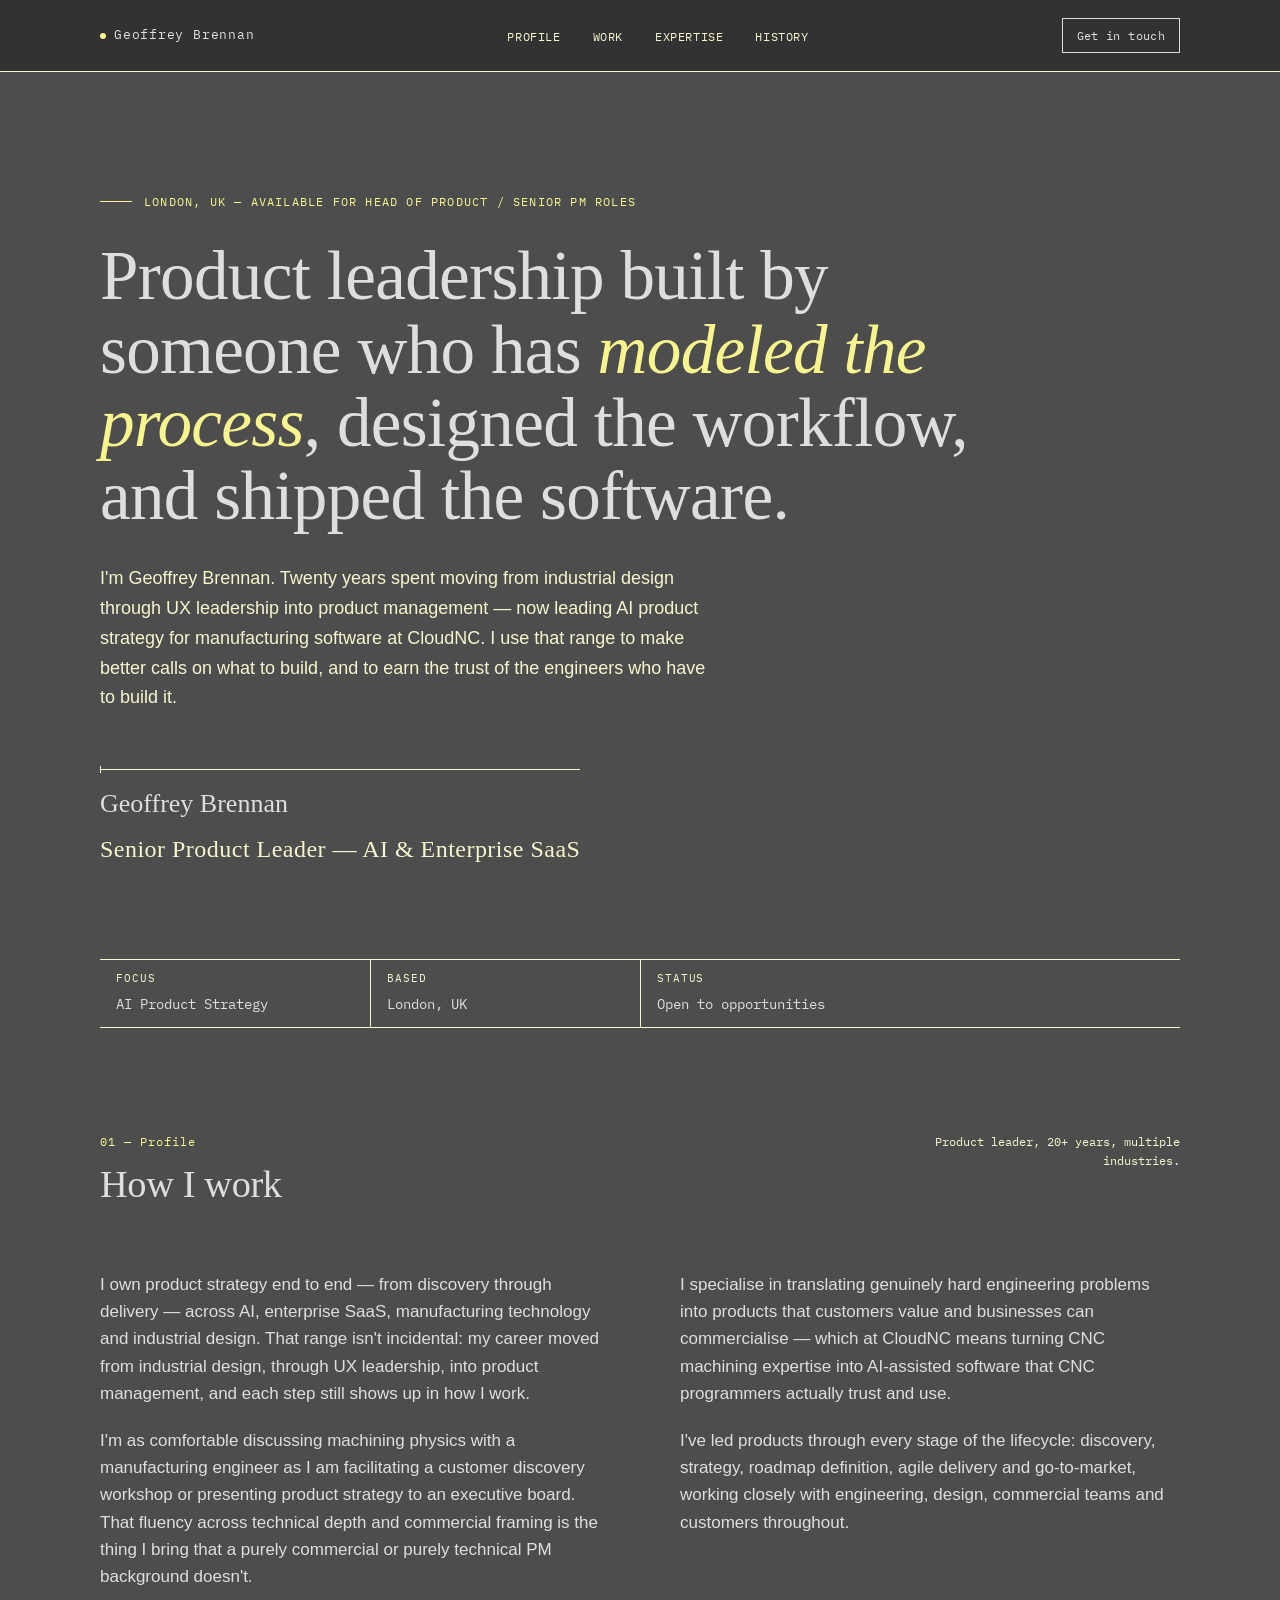
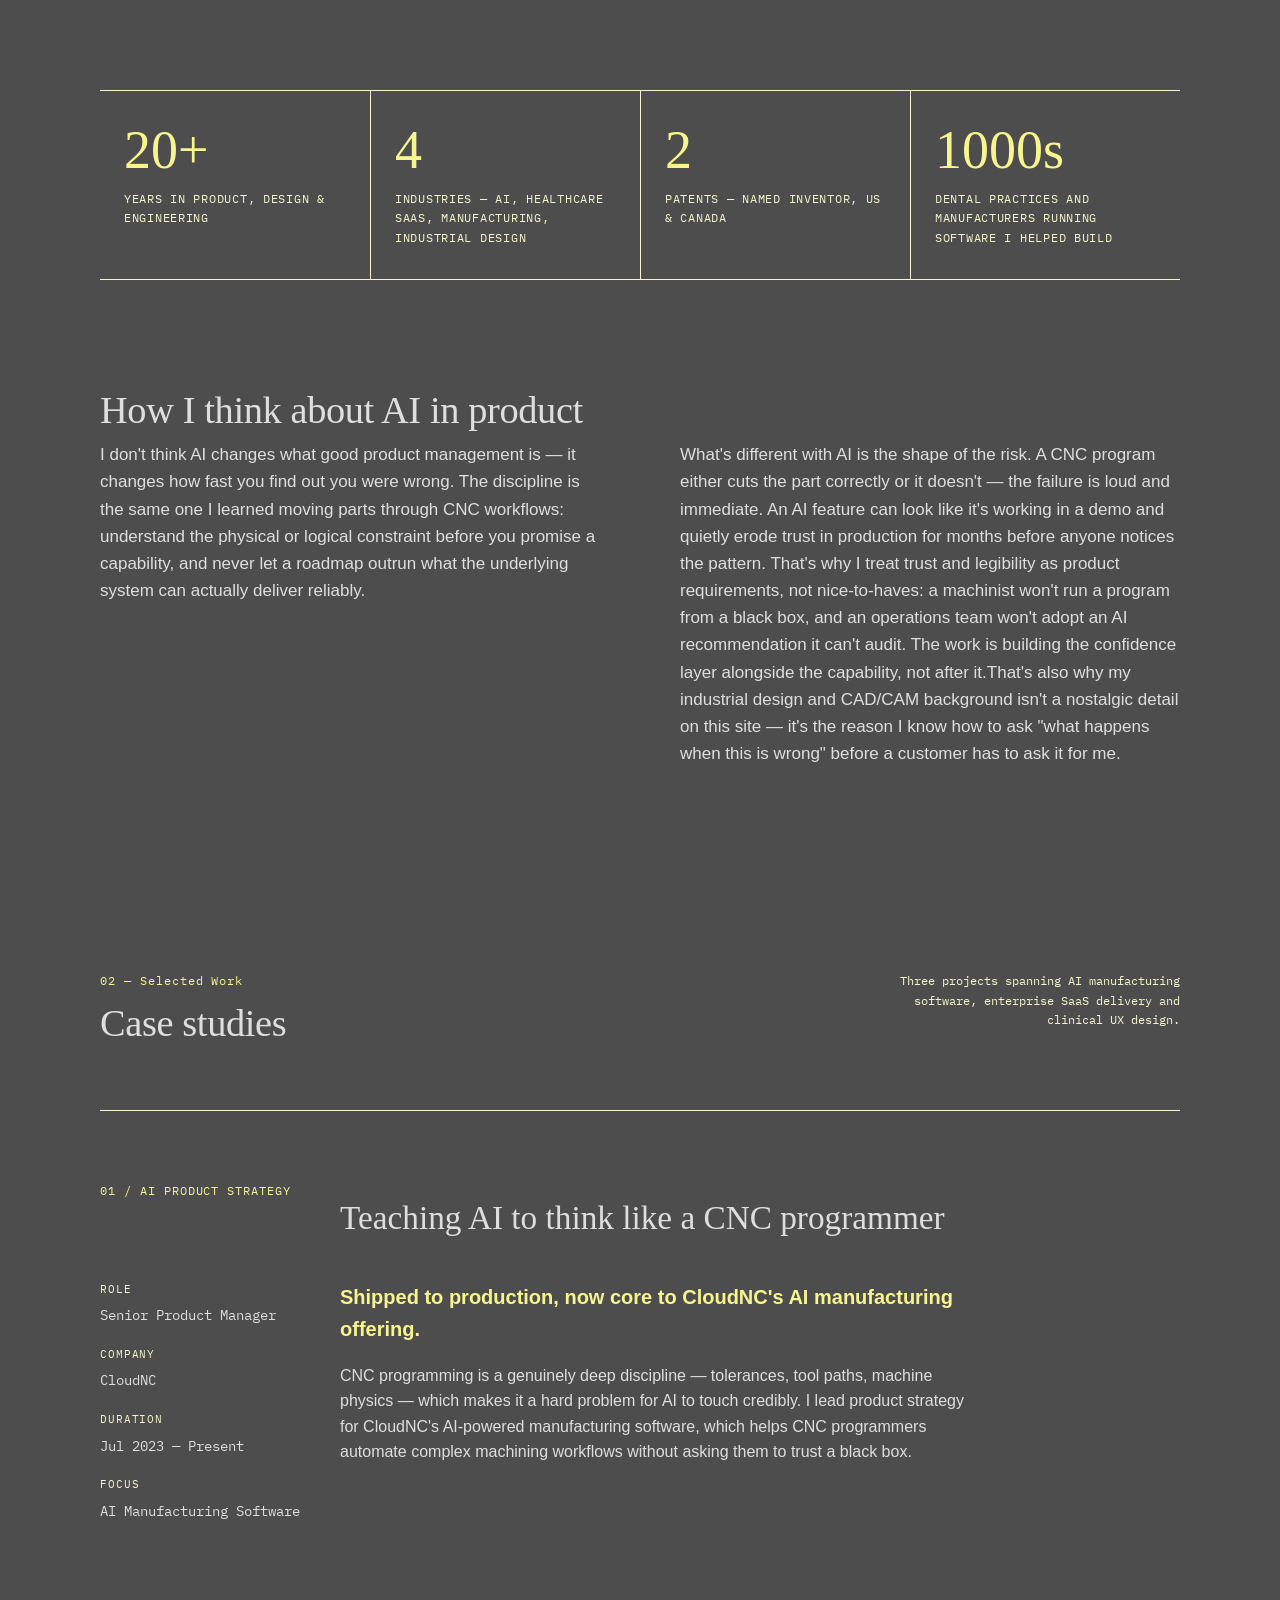
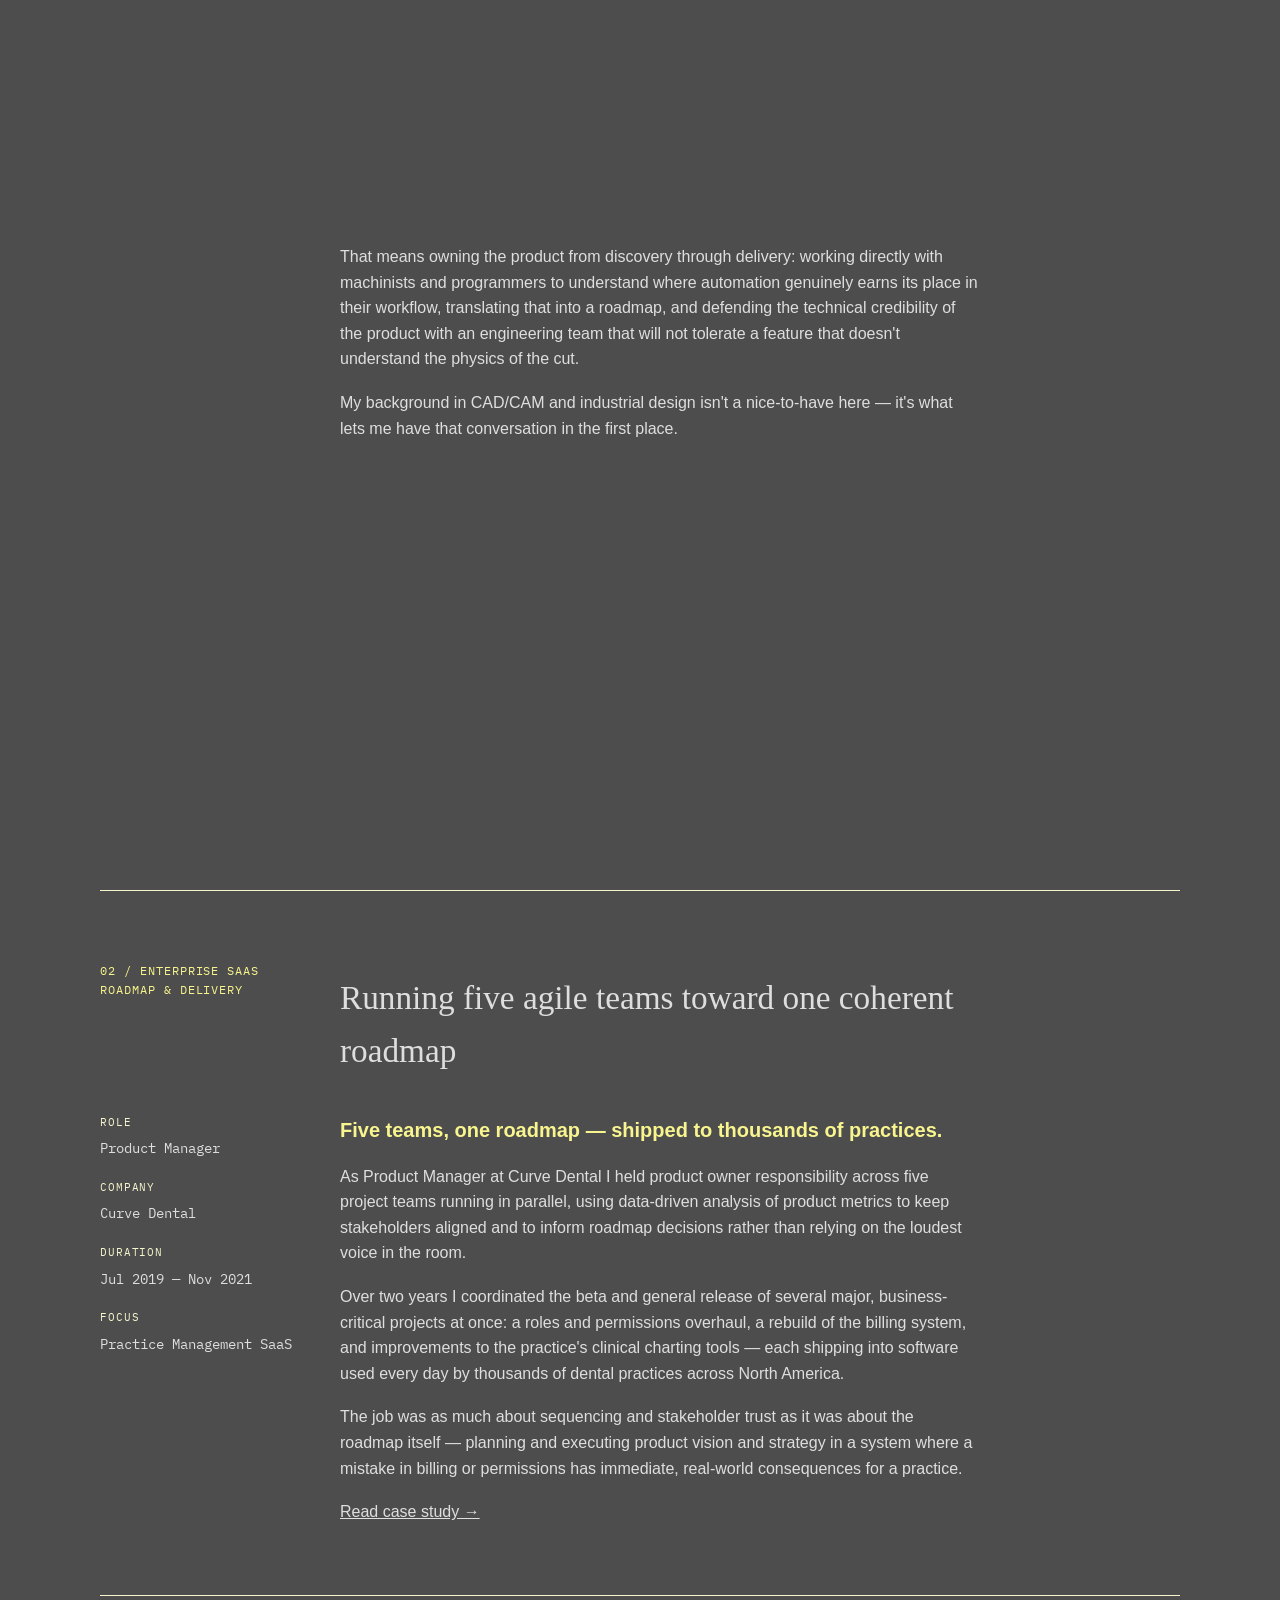
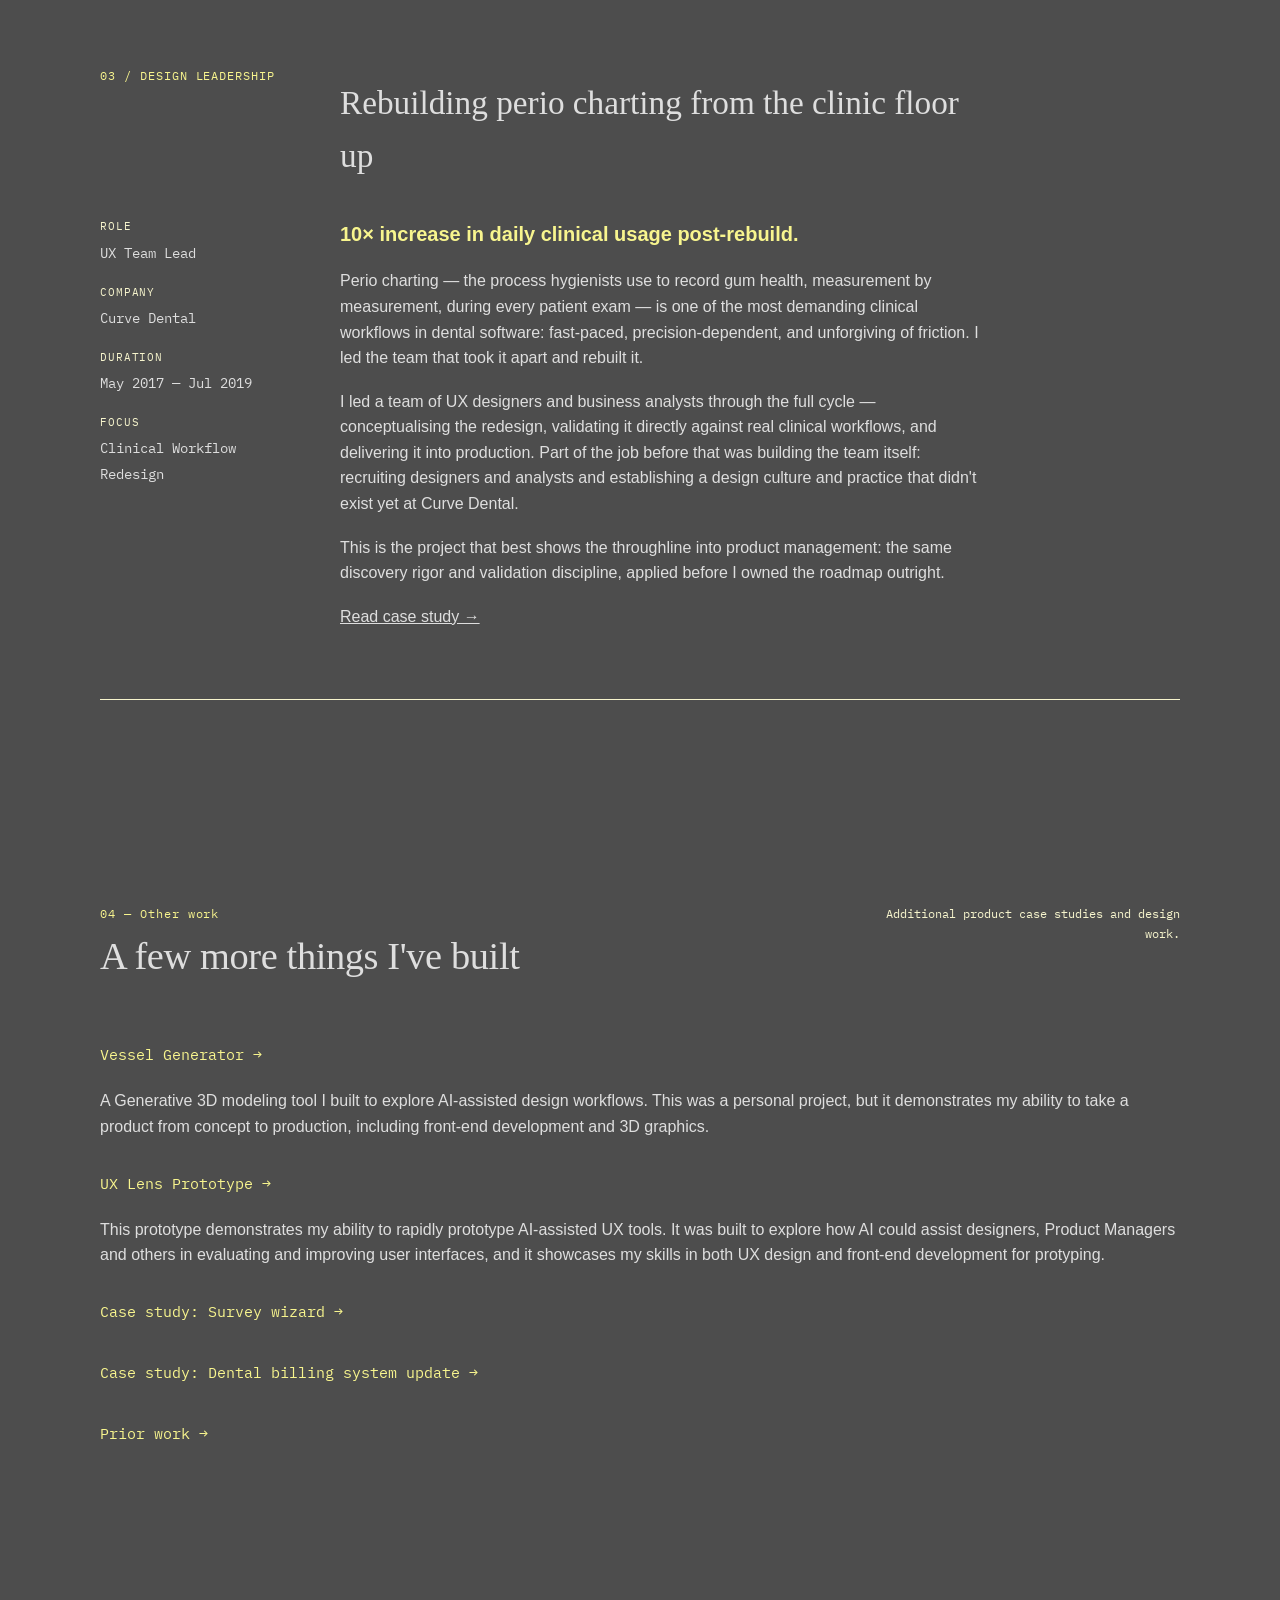
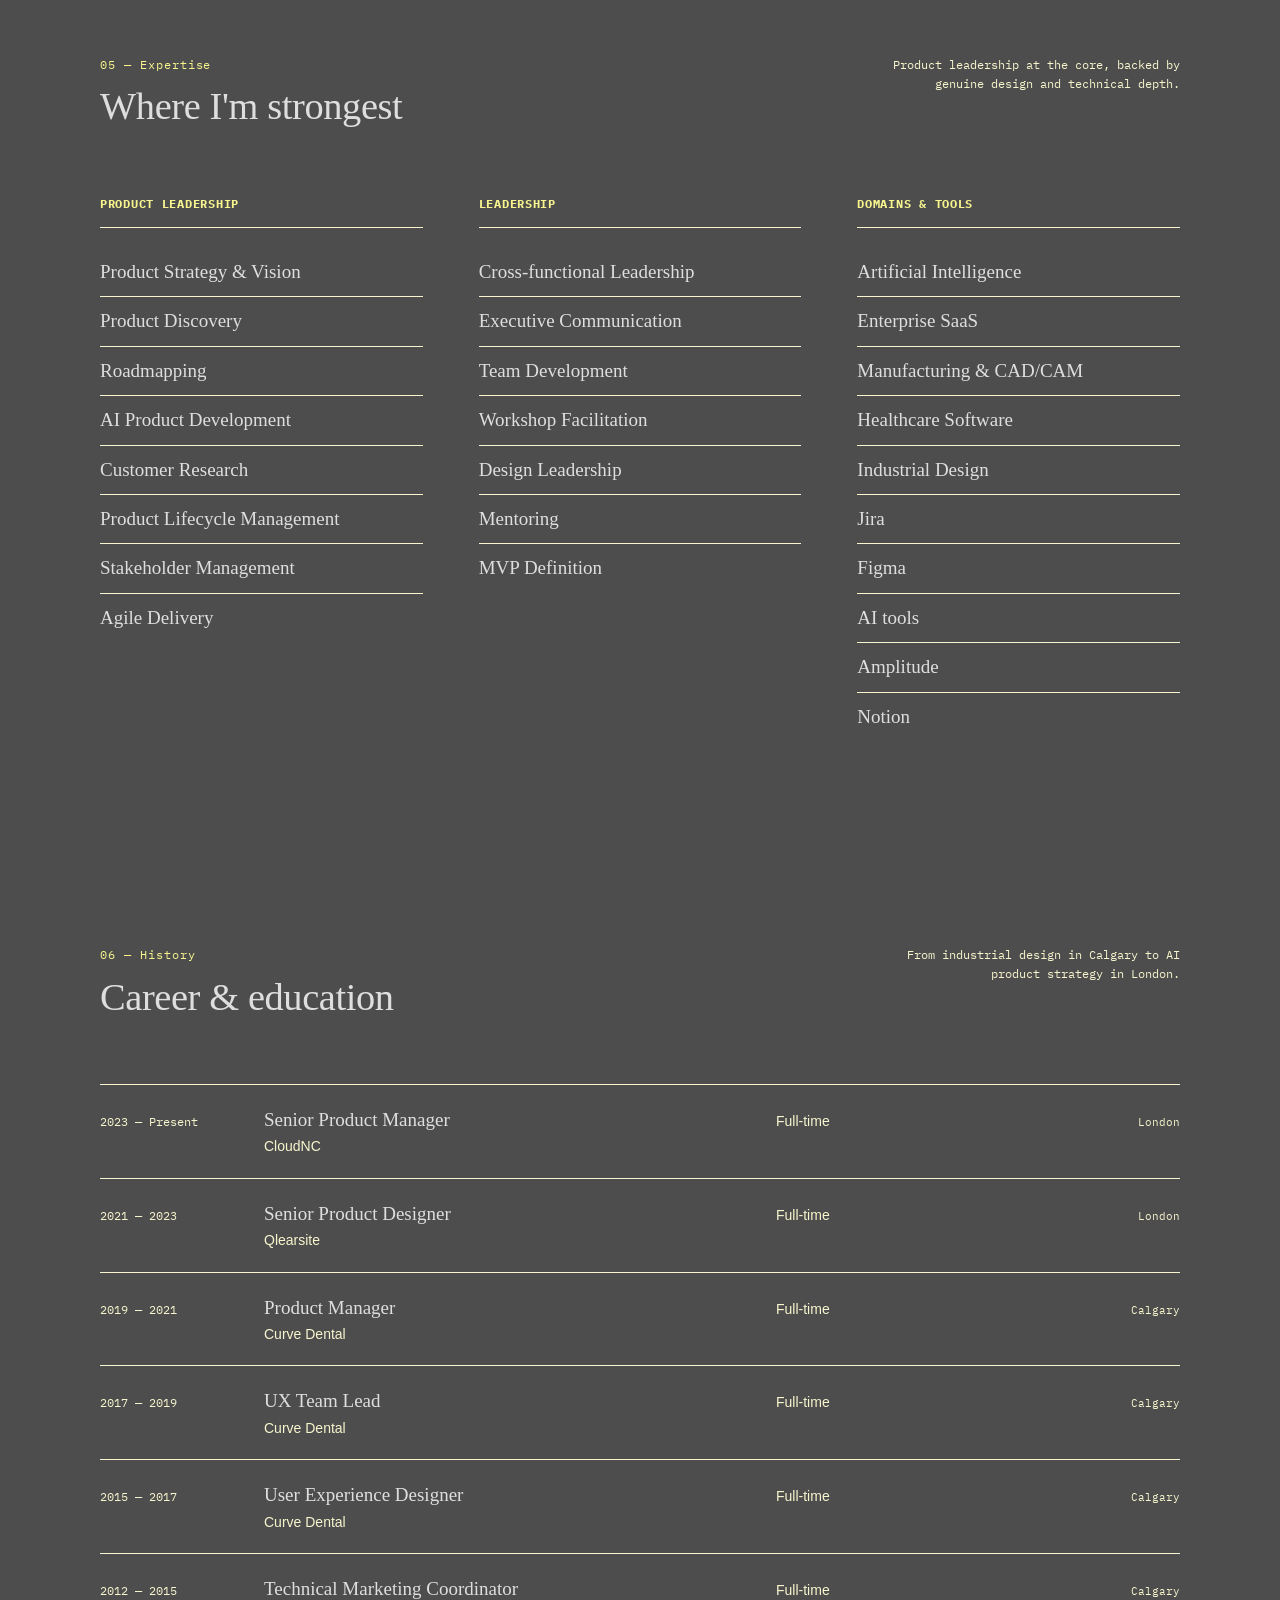
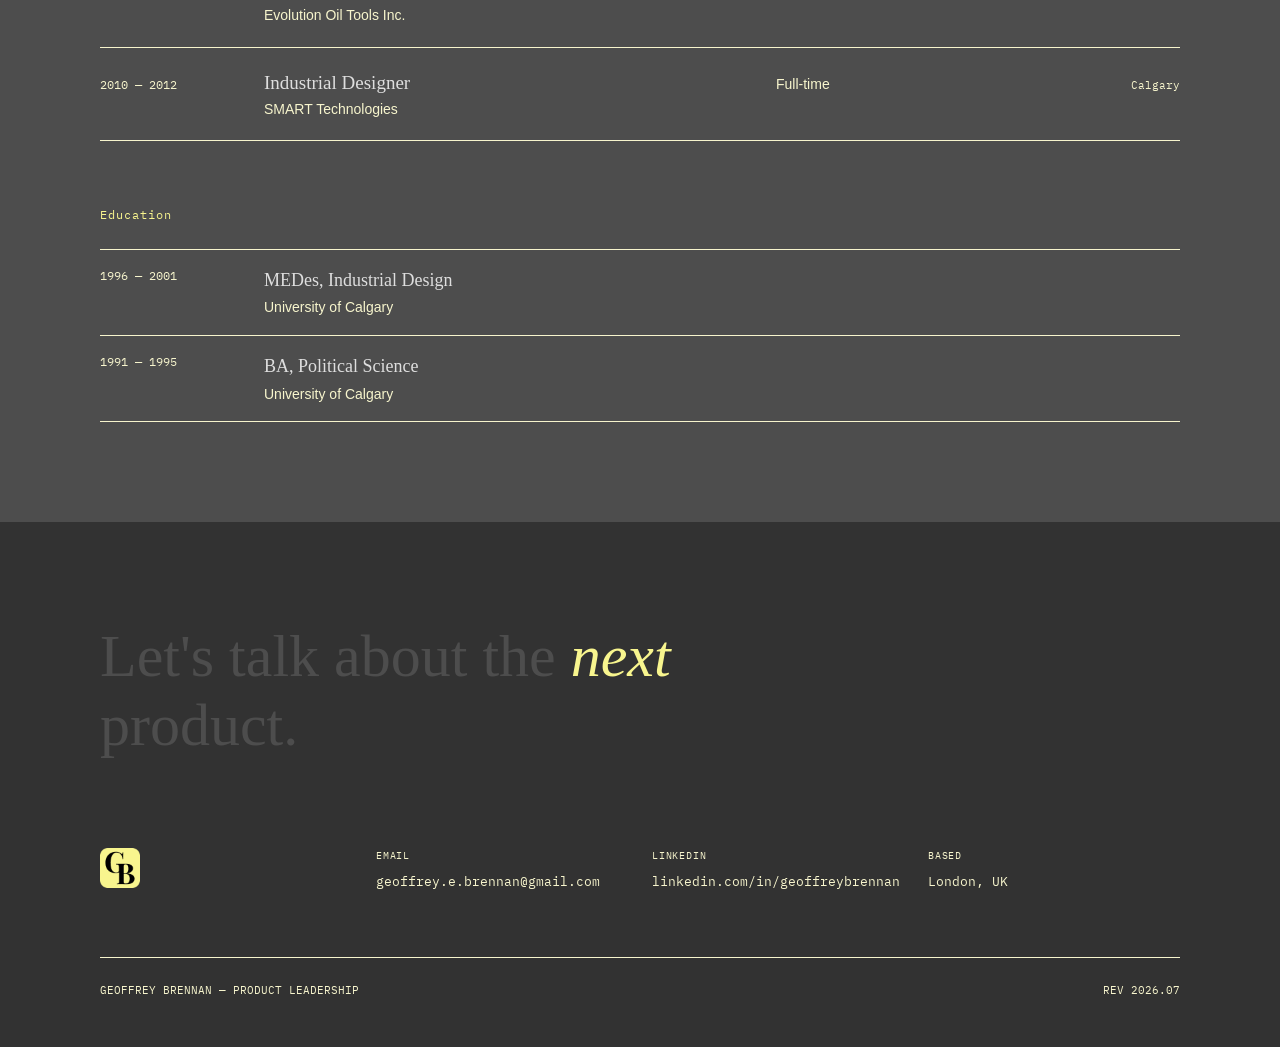
<file: index.html>
<!DOCTYPE html>
<html lang="en">
<head>
<meta charset="UTF-8">
<meta name="viewport" content="width=device-width, initial-scale=1.0">
<title>Geoffrey Brennan — Product Leadership</title>
<link rel="icon" type="image/x-icon" href="images/GB-icon.ico">
<meta name="description" content="Geoffrey Brennan — Senior Product Leader building AI products for complex technical industries. 20+ years across industrial design, UX leadership and product management.">
<link rel="preconnect" href="https://fonts.googleapis.com">
<link rel="preconnect" href="https://fonts.gstatic.com" crossorigin>
<link href="https://fonts.googleapis.com/css2?family=Fraunces:opsz,wght@9..144,300;9..144,400;9..144,500;9..144,600&family=Inter:wght@400;500;600&family=IBM+Plex+Mono:wght@400;500&display=swap" rel="stylesheet">
<link rel="stylesheet" href="styles.css">
</head>
<body>

<header>
  <nav class="nav">
    <div class="nav-mark"><span class="dot"></span>Geoffrey Brennan</div>
    <ul class="nav-links">
      <li><a href="#profile">Profile</a></li>
      <li><a href="#work">Work</a></li>
      <li><a href="#expertise">Expertise</a></li>
      <li><a href="#history">History</a></li>
    </ul>
    <a class="nav-cta" href="#contact">Get in touch</a>
  </nav>
</header>

<main>

  <!-- ============ HERO ============ -->
  <section class="hero">
    <div class="hero-eyebrow">London, UK — Available for Head of Product / Senior PM roles</div>
    <h1 class="hero-headline">Product leadership built by someone who has <em>modeled the process</em>, designed the workflow, and shipped the software.</h1>
    <p class="hero-sub">I'm Geoffrey Brennan. Twenty years spent moving from industrial design through UX leadership into product management — now leading AI product strategy for manufacturing software at CloudNC. I use that range to make better calls on what to build, and to earn the trust of the engineers who have to build it.</p>
    <div class="hero-meta">
      <div class="dim-line">
        <div>
          <div class="hero-name">Geoffrey Brennan</div>
          <div class="hero-title">Senior Product Leader — AI &amp; Enterprise SaaS</div>
        </div>
      </div>
    </div>
  </section>

  <div class="wrap">
    <div class="titleblock">
      <div><span class="tb-label">Focus</span><span class="tb-value">AI Product Strategy</span></div>
      <div><span class="tb-label">Based</span><span class="tb-value">London, UK</span></div>
      <div><span class="tb-label">Status</span><span class="tb-value">Open to opportunities</span></div>
    </div>
  </div>

  <!-- ============ PROFILE ============ -->
  <section id="profile" class="section-rule">
    <div class="wrap">
      <div class="section-head reveal">
        <div>
          <span class="section-num">01 — Profile</span>
          <h2 class="section-title">How I work</h2>
        </div>
        <div class="section-note">Product leader, 20+ years, multiple industries.</div>
      </div>

      <div class="profile-grid reveal">
        <div>
          <p>I own product strategy end to end — from discovery through delivery — across AI, enterprise SaaS, manufacturing technology and industrial design. That range isn't incidental: my career moved from industrial design, through UX leadership, into product management, and each step still shows up in how I work.</p>
          <p>I'm as comfortable discussing machining physics with a manufacturing engineer as I am facilitating a customer discovery workshop or presenting product strategy to an executive board. That fluency across technical depth and commercial framing is the thing I bring that a purely commercial or purely technical PM background doesn't.</p>
        </div>
        <div>
          <p>I specialise in translating genuinely hard engineering problems into products that customers value and businesses can commercialise — which at CloudNC means turning CNC machining expertise into AI-assisted software that CNC programmers actually trust and use.</p>
          <p>I've led products through every stage of the lifecycle: discovery, strategy, roadmap definition, agile delivery and go-to-market, working closely with engineering, design, commercial teams and customers throughout.</p>
        </div>
      </div>
    </div>
  </section>

  <!-- ============ SPEC SHEET ============ -->
  <section style="padding:0;">
    <div class="wrap reveal">
      <div class="specsheet">
        <div class="spec">
          <div class="spec-value">20+</div>
          <div class="spec-label">Years in product, design &amp; engineering</div>
        </div>
        <div class="spec">
          <div class="spec-value">4</div>
          <div class="spec-label">Industries — AI, healthcare SaaS, manufacturing, industrial design</div>
        </div>
        <div class="spec">
          <div class="spec-value">2</div>
          <div class="spec-label">Patents — named inventor, US &amp; Canada</div>
        </div>
        <div class="spec">
          <div class="spec-value">1000s</div>
          <div class="spec-label">Dental practices and manufacturers running software I helped build</div>
        </div>
      </div>
    </div>
  </section>

  <!-- ============ How I Think ============ -->
  <section id="how_i_think" class="section-rule">
    <div class="wrap reveal">
      <h2 class="section-title">How I think about AI in product</h2>
      <div class="profile-grid reveal">
        <p>I don't think AI changes what good product management is — it changes how fast you find out you were wrong. The discipline is the same one I learned moving parts through CNC workflows: understand the physical or logical constraint before you promise a capability, and never let a roadmap outrun what the underlying system can actually deliver reliably.</p>
        <p>What's different with AI is the shape of the risk. A CNC program either cuts the part correctly or it doesn't — the failure is loud and immediate. An AI feature can look like it's working in a demo and quietly erode trust in production for months before anyone notices the pattern. That's why I treat trust and legibility as product requirements, not nice-to-haves: a machinist won't run a program from a black box, and an operations team won't adopt an AI recommendation it can't audit. The work is building the confidence layer alongside the capability, not after it.That's also why my industrial design and CAD/CAM background isn't a nostalgic detail on this site — it's the reason I know how to ask "what happens when this is wrong" before a customer has to ask it for me.</p>
      </div>
    </div>
  </section>

  <!-- ============ CASE STUDIES ============ -->
  <section id="work">
    <div class="wrap">
      <div class="section-head reveal">
        <div>
          <span class="section-num">02 — Selected Work</span>
          <h2 class="section-title">Case studies</h2>
        </div>
        <div class="section-note">Three projects spanning AI manufacturing software, enterprise SaaS delivery and clinical UX design.</div>
      </div>

      <!-- Case 1: CloudNC -->
      <article class="case reveal">
        <div class="case-top">
          <span class="case-tag">01 / AI Product Strategy</span>
          <div>
            <h3 class="case-title">Teaching AI to think like a CNC programmer</h3>
          </div>
        </div>
        <div class="case-body">
          <div class="case-tb">
            <div class="tb-item"><span class="tb-label">Role</span><span class="tb-value">Senior Product Manager</span></div>
            <div class="tb-item"><span class="tb-label">Company</span><span class="tb-value">CloudNC</span></div>
            <div class="tb-item"><span class="tb-label">Duration</span><span class="tb-value">Jul 2023 — Present</span></div>
            <div class="tb-item"><span class="tb-label">Focus</span><span class="tb-value">AI Manufacturing Software</span></div>
          </div>
          <div class="case-copy">
            <div class="case-stat-line">
              <p>Shipped to production, now core to CloudNC's AI manufacturing offering.</p>
            </div>
            <p>CNC programming is a genuinely deep discipline — tolerances, tool paths, machine physics — which makes it a hard problem for AI to touch credibly. I lead product strategy for CloudNC's AI-powered manufacturing software, which helps CNC programmers automate complex machining workflows without asking them to trust a black box.</p>
            <div style="display:flex; justify-content:center; width:100%; margin-top: 32px; margin-bottom: 32px; max-width: 80vw;">
              <iframe width="560" height="315" src="https://www.youtube.com/embed/qhAbac9Fk64?si=kaZ_ox2ttGV5isa3&rel=0&controls=0" title="YouTube video player" frameborder="0" allow="accelerometer; autoplay; clipboard-write; encrypted-media; gyroscope; picture-in-picture; web-share" referrerpolicy="strict-origin-when-cross-origin" allowfullscreen></iframe>
            </div>
            <p>That means owning the product from discovery through delivery: working directly with machinists and programmers to understand where automation genuinely earns its place in their workflow, translating that into a roadmap, and defending the technical credibility of the product with an engineering team that will not tolerate a feature that doesn't understand the physics of the cut.</p>
            <p>My background in CAD/CAM and industrial design isn't a nice-to-have here — it's what lets me have that conversation in the first place.</p>
            <div style="display:flex; justify-content:center; width:100%; margin-top: 32px; margin-bottom: 32px; max-width: 80vw;">
              <iframe width="560" height="315" src="https://www.youtube.com/embed/vjNNu8Bs7x4?si=LmGWK0lfX9zoO1KO&rel=0&controls=0" title="YouTube video player" frameborder="0" allow="accelerometer; autoplay; clipboard-write; encrypted-media; gyroscope; picture-in-picture; web-share" referrerpolicy="strict-origin-when-cross-origin" allowfullscreen></iframe>
            </div>
          </div>
        </div>
      </article>

      <!-- Case 2: Curve Dental PM -->
      <article class="case reveal">
        <div class="case-top">
          <span class="case-tag">02 / Enterprise SaaS Roadmap &amp; Delivery</span>
          <div>
            <h3 class="case-title">Running five agile teams toward one coherent roadmap</h3>
          </div>
        </div>
        <div class="case-body">
          <div class="case-tb">
            <div class="tb-item"><span class="tb-label">Role</span><span class="tb-value">Product Manager</span></div>
            <div class="tb-item"><span class="tb-label">Company</span><span class="tb-value">Curve Dental</span></div>
            <div class="tb-item"><span class="tb-label">Duration</span><span class="tb-value">Jul 2019 — Nov 2021</span></div>
            <div class="tb-item"><span class="tb-label">Focus</span><span class="tb-value">Practice Management SaaS</span></div>
          </div>
          <div class="case-copy">
            <div class="case-stat-line">
              <p>Five teams, one roadmap — shipped to thousands of practices.</p>
            </div>
            <p>As Product Manager at Curve Dental I held product owner responsibility across five project teams running in parallel, using data-driven analysis of product metrics to keep stakeholders aligned and to inform roadmap decisions rather than relying on the loudest voice in the room.</p>
            <p>Over two years I coordinated the beta and general release of several major, business-critical projects at once: a roles and permissions overhaul, a rebuild of the billing system, and improvements to the practice's clinical charting tools — each shipping into software used every day by thousands of dental practices across North America.</p>
            <p>The job was as much about sequencing and stakeholder trust as it was about the roadmap itself — planning and executing product vision and strategy in a system where a mistake in billing or permissions has immediate, real-world consequences for a practice.</p>
             <p><a class="case-link" href="roles-and-permissions.html">Read case study →</a></p>
          </div>
        </div>
      </article>

      <!-- Case 3: Curve Dental UX -->
      <article class="case reveal">
        <div class="case-top">
          <span class="case-tag">03 / Design Leadership</span>
          <div>
            <h3 class="case-title">Rebuilding perio charting from the clinic floor up</h3>
          </div>
        </div>
        <div class="case-body">
          <div class="case-tb">
            <div class="tb-item"><span class="tb-label">Role</span><span class="tb-value">UX Team Lead</span></div>
            <div class="tb-item"><span class="tb-label">Company</span><span class="tb-value">Curve Dental</span></div>
            <div class="tb-item"><span class="tb-label">Duration</span><span class="tb-value">May 2017 — Jul 2019</span></div>
            <div class="tb-item"><span class="tb-label">Focus</span><span class="tb-value">Clinical Workflow Redesign</span></div>
          </div>
          <div class="case-copy">
            <div class="case-stat-line">
              <p>10× increase in daily clinical usage post-rebuild.</p>
            </div>
            <p>Perio charting — the process hygienists use to record gum health, measurement by measurement, during every patient exam — is one of the most demanding clinical workflows in dental software: fast-paced, precision-dependent, and unforgiving of friction. I led the team that took it apart and rebuilt it.</p>
            <p>I led a team of UX designers and business analysts through the full cycle — conceptualising the redesign, validating it directly against real clinical workflows, and delivering it into production. Part of the job before that was building the team itself: recruiting designers and analysts and establishing a design culture and practice that didn't exist yet at Curve Dental.</p>
            <p>This is the project that best shows the throughline into product management: the same discovery rigor and validation discipline, applied before I owned the roadmap outright.</p>
            <p><a class="case-link" href="perio-charting-rebuild.html">Read case study →</a></p>
          </div>
        </div>
      </article>

    </div>
  </section>

  <!-- ============ OTHER WORK ============ -->
  <section id="other-work" class="section-rule">
    <div class="wrap">
      <div class="section-head reveal">
        <div>
          <span class="section-num">04 — Other work</span>
          <h2 class="section-title">A few more things I've built</h2>
        </div>
        <div class="section-note">Additional product case studies and design work.</div>
      </div>

      <div class="other-work-list">
        <div class="other-work-links reveal">
          <a class="other-work-link" href="vessel-generator.html" target="_blank">Vessel Generator  →</a> A Generative 3D modeling tool I built to explore AI-assisted design workflows. This was a personal project, but it demonstrates my ability to take a product from concept to production, including front-end development and 3D graphics.
        </div>
<div class="other-work-links reveal">
          <a class="other-work-link" href="https://geoffreyebrennan.github.io/UXLensAIPrototype/" target="_blank">UX Lens Prototype  →</a> This prototype demonstrates my ability to rapidly prototype AI-assisted UX tools. It was built to explore how AI could assist designers, Product Managers and others in evaluating and improving user interfaces, and it showcases my skills in both UX design and front-end development for protyping.
        </div>
        <div class="other-work-links reveal">
          <a class="other-work-link" href="case-study-survey-wizard.html">Case study: Survey wizard →</a>
        </div>
        <div class="other-work-links reveal">
          <a class="other-work-link" href="case-study-billing_update.html">Case study: Dental billing system update →</a>
        </div>
        <div class="other-work-links reveal">
          <a class="other-work-link" href="prior_work.html">Prior work →</a>
        </div>
      </div>

    </div>
  </section>

  <!-- ============ EXPERTISE ============ -->
  <section id="expertise" class="section-rule">
    <div class="wrap">
      <div class="section-head reveal">
        <div>
          <span class="section-num">05 — Expertise</span>
          <h2 class="section-title">Where I'm strongest</h2>
        </div>
        <div class="section-note">Product leadership at the core, backed by genuine design and technical depth.</div>
      </div>

      <div class="expertise-grid reveal">
        <div class="expertise-col">
          <h4>Product Leadership</h4>
          <ul>
            <li>Product Strategy &amp; Vision</li>
            <li>Product Discovery</li>
            <li>Roadmapping</li>
            <li>AI Product Development</li>
            <li>Customer Research</li>
            <li>Product Lifecycle Management</li>
            <li>Stakeholder Management</li>
            <li>Agile Delivery</li>
          </ul>
        </div>
        <div class="expertise-col">
          <h4>Leadership</h4>
          <ul>
            <li>Cross-functional Leadership</li>
            <li>Executive Communication</li>
            <li>Team Development</li>
            <li>Workshop Facilitation</li>
            <li>Design Leadership</li>
            <li>Mentoring</li>
            <li>MVP Definition</li>
          </ul>
        </div>
        <div class="expertise-col">
          <h4>Domains &amp; Tools</h4>
          <ul>
            <li>Artificial Intelligence</li>
            <li>Enterprise SaaS</li>
            <li>Manufacturing &amp; CAD/CAM</li>
            <li>Healthcare Software</li>
            <li>Industrial Design</li>
            <li>Jira</li>
            <li>Figma</li>
            <li>AI tools</li>
            <li>Amplitude</li>
            <li>Notion</li>
          </ul>
        </div>
      </div>
    </div>
  </section>

  <!-- ============ HISTORY ============ -->
  <section id="history" class="section-rule">
    <div class="wrap">
      <div class="section-head reveal">
        <div>
          <span class="section-num">06 — History</span>
          <h2 class="section-title">Career &amp; education</h2>
        </div>
        <div class="section-note">From industrial design in Calgary to AI product strategy in London.</div>
      </div>

      <div class="reveal">
        <div class="timeline-row">
          <span class="t-date">2023 — Present</span>
          <div><div class="t-role">Senior Product Manager</div><div class="t-company">CloudNC</div></div>
          <span class="t-company">Full-time</span>
          <span class="t-loc">London</span>
        </div>
        <div class="timeline-row">
          <span class="t-date">2021 — 2023</span>
          <div><div class="t-role">Senior Product Designer</div><div class="t-company">Qlearsite</div></div>
          <span class="t-company">Full-time</span>
          <span class="t-loc">London</span>
        </div>
        <div class="timeline-row">
          <span class="t-date">2019 — 2021</span>
          <div><div class="t-role">Product Manager</div><div class="t-company">Curve Dental</div></div>
          <span class="t-company">Full-time</span>
          <span class="t-loc">Calgary</span>
        </div>
        <div class="timeline-row">
          <span class="t-date">2017 — 2019</span>
          <div><div class="t-role">UX Team Lead</div><div class="t-company">Curve Dental</div></div>
          <span class="t-company">Full-time</span>
          <span class="t-loc">Calgary</span>
        </div>
        <div class="timeline-row">
          <span class="t-date">2015 — 2017</span>
          <div><div class="t-role">User Experience Designer</div><div class="t-company">Curve Dental</div></div>
          <span class="t-company">Full-time</span>
          <span class="t-loc">Calgary</span>
        </div>
        <div class="timeline-row">
          <span class="t-date">2012 — 2015</span>
          <div><div class="t-role">Technical Marketing Coordinator</div><div class="t-company">Evolution Oil Tools Inc.</div></div>
          <span class="t-company">Full-time</span>
          <span class="t-loc">Calgary</span>
        </div>
        <div class="timeline-row">
          <span class="t-date">2010 — 2012</span>
          <div><div class="t-role">Industrial Designer</div><div class="t-company">SMART Technologies</div></div>
          <span class="t-company">Full-time</span>
          <span class="t-loc">Calgary</span>
        </div>
      </div>

      <div style="margin-top:64px;" class="reveal">
        <span class="section-num" style="display:block; margin-bottom:24px;">Education</span>
        <div class="edu-row">
          <span class="t-date">1996 — 2001</span>
          <div><div class="t-role">MEDes, Industrial Design</div><div class="t-company">University of Calgary</div></div>
        </div>
        <div class="edu-row">
          <span class="t-date">1991 — 1995</span>
          <div><div class="t-role">BA, Political Science</div><div class="t-company">University of Calgary</div></div>
        </div>
      </div>
    </div>
  </section>

</main>

<!-- ============ CONTACT ============ -->
<footer id="contact">
  <div class="wrap">
    <h2 class="footer-title">Let's talk about the <em>next</em> product.</h2>
    <div class="footer-contacts">
      <div>
          <img src="images/GB-icon.png" alt="Geoffrey Brennan" width="40px" height="40px";">
        </div>
      <div>
        <span class="fc-label">Email</span>
        <a href="mailto:geoffrey.e.brennan@gmail.com">geoffrey.e.brennan@gmail.com</a>
      </div>
      <div>
        <span class="fc-label">LinkedIn</span>
        <a href="https://linkedin.com/in/geoffreybrennan" target="_blank" rel="noopener">linkedin.com/in/geoffreybrennan</a>
      </div>
      <div>
        <span class="fc-label">Based</span>
        <span>London, UK</span>
      </div>
    </div>
    <div class="footer-bottom">
      <span>GEOFFREY BRENNAN — PRODUCT LEADERSHIP</span>
      <span>REV 2026.07</span>
    </div>
  </div>
</footer>

<script>
  // Smooth in-page nav
  document.querySelectorAll('a[href^="#"]').forEach(a=>{
    a.addEventListener('click', e=>{
      const target = document.querySelector(a.getAttribute('href'));
      if(target){
        e.preventDefault();
        target.scrollIntoView({behavior:'smooth', block:'start'});
      }
    });
  });

  // Scroll reveal
  const reveals = document.querySelectorAll('.reveal');
  if('IntersectionObserver' in window){
    const io = new IntersectionObserver((entries)=>{
      entries.forEach(entry=>{
        if(entry.isIntersecting){
          entry.target.classList.add('in');
          io.unobserve(entry.target);
        }
      });
    }, {threshold:0.12});
    reveals.forEach(el=>io.observe(el));
  } else {
    reveals.forEach(el=>el.classList.add('in'));
  }
</script>

</body>
</html>
</file>
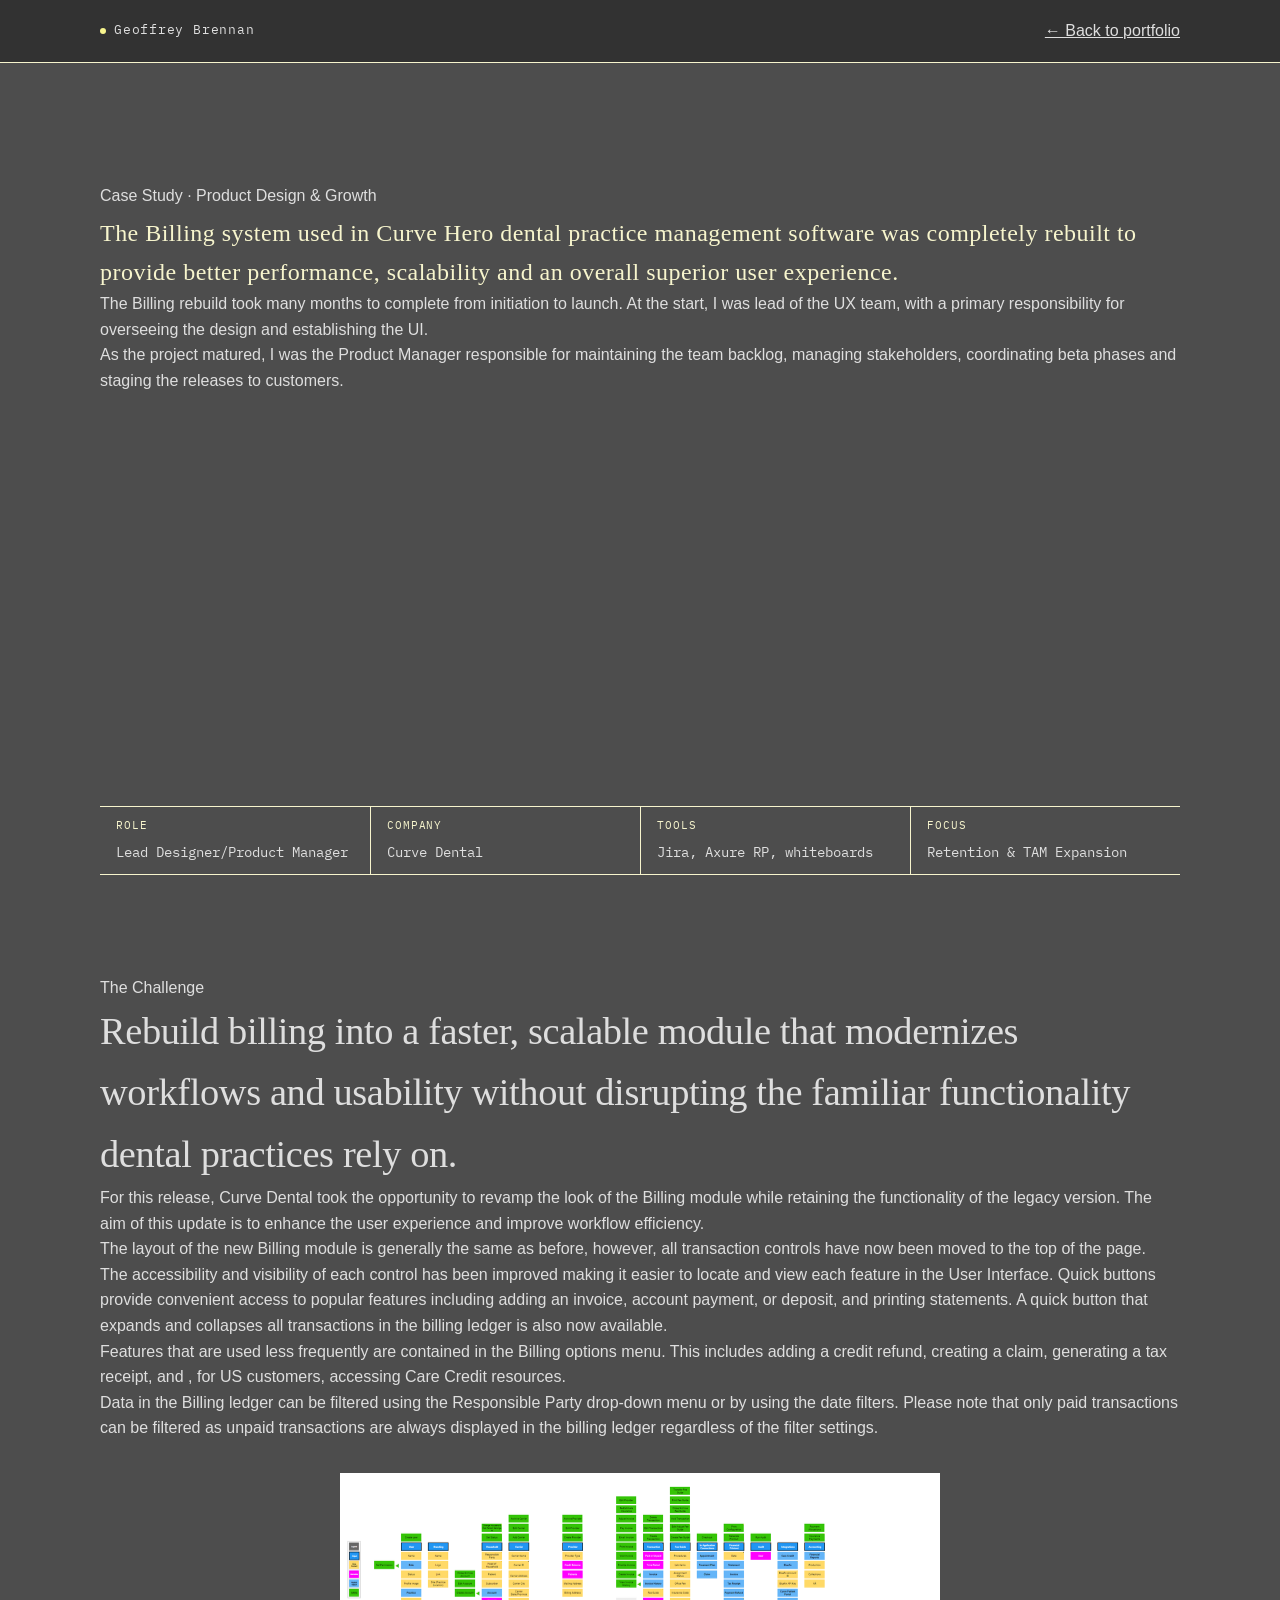
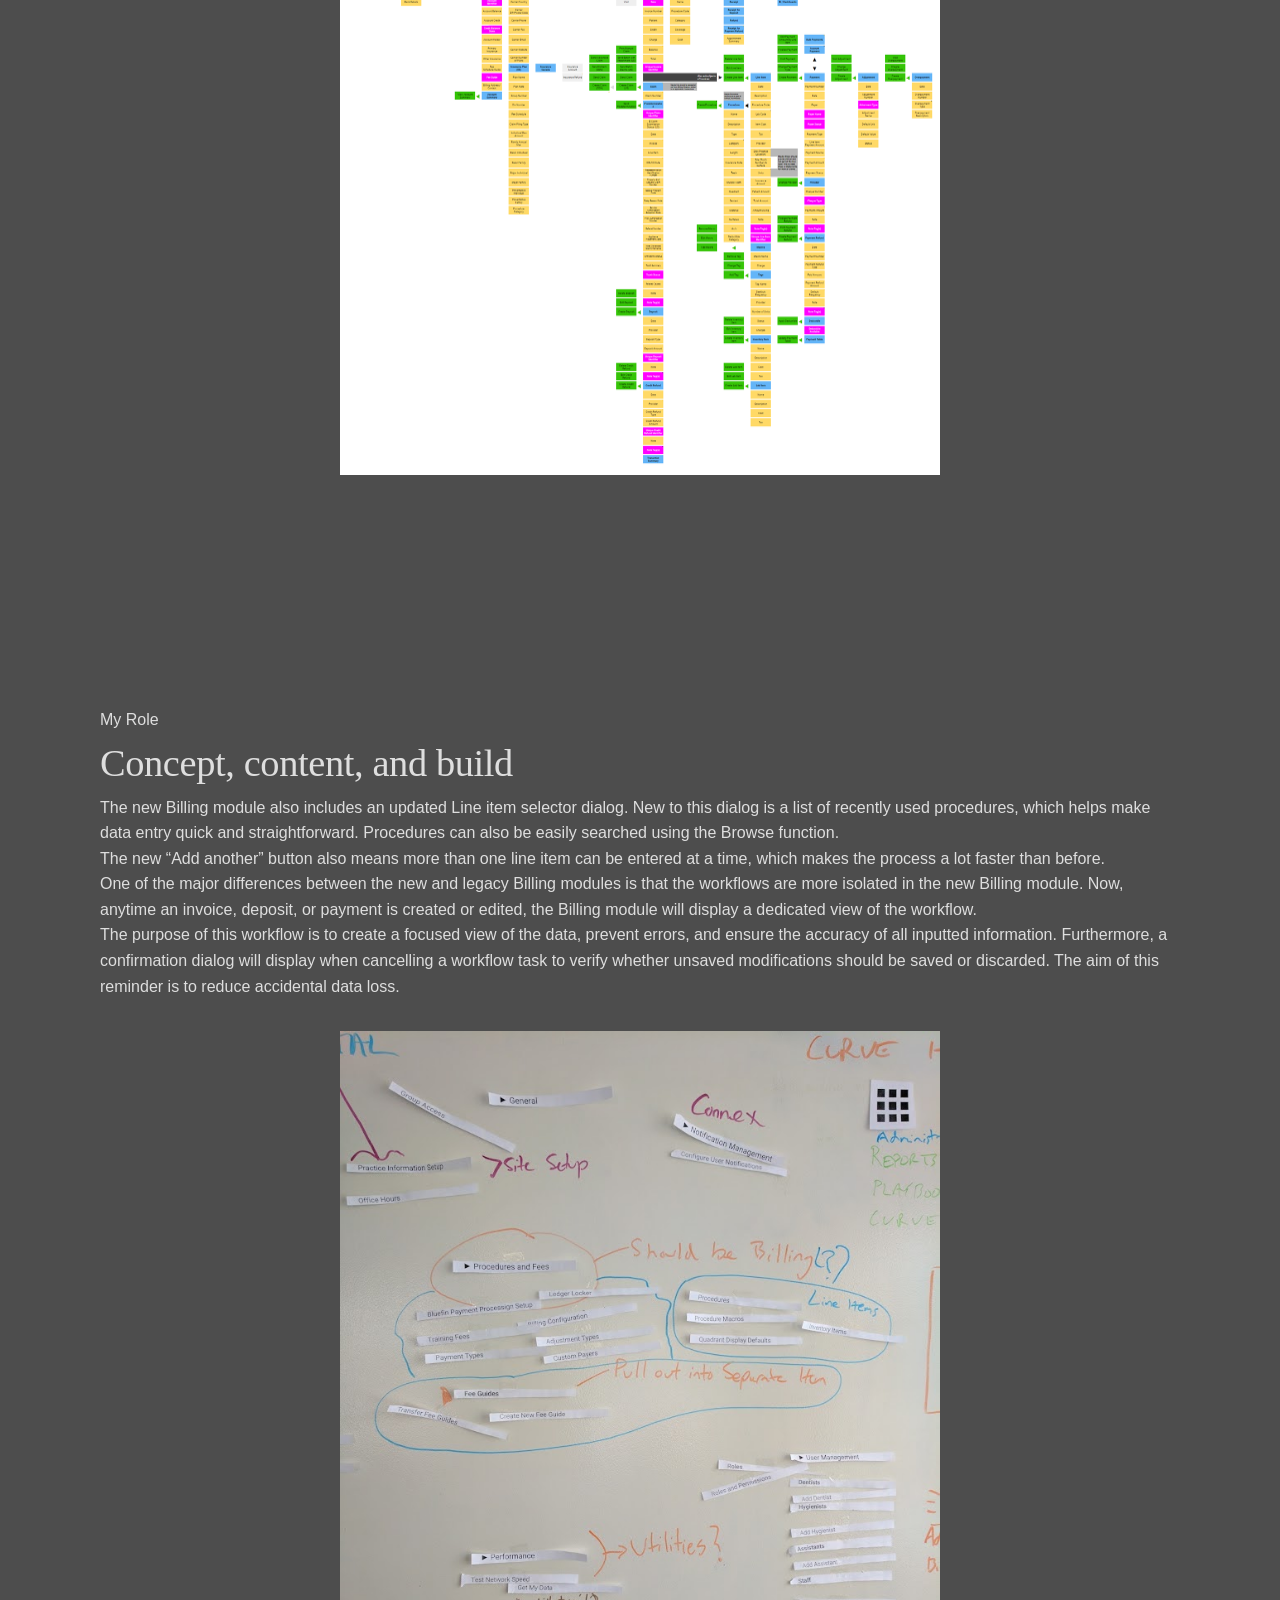
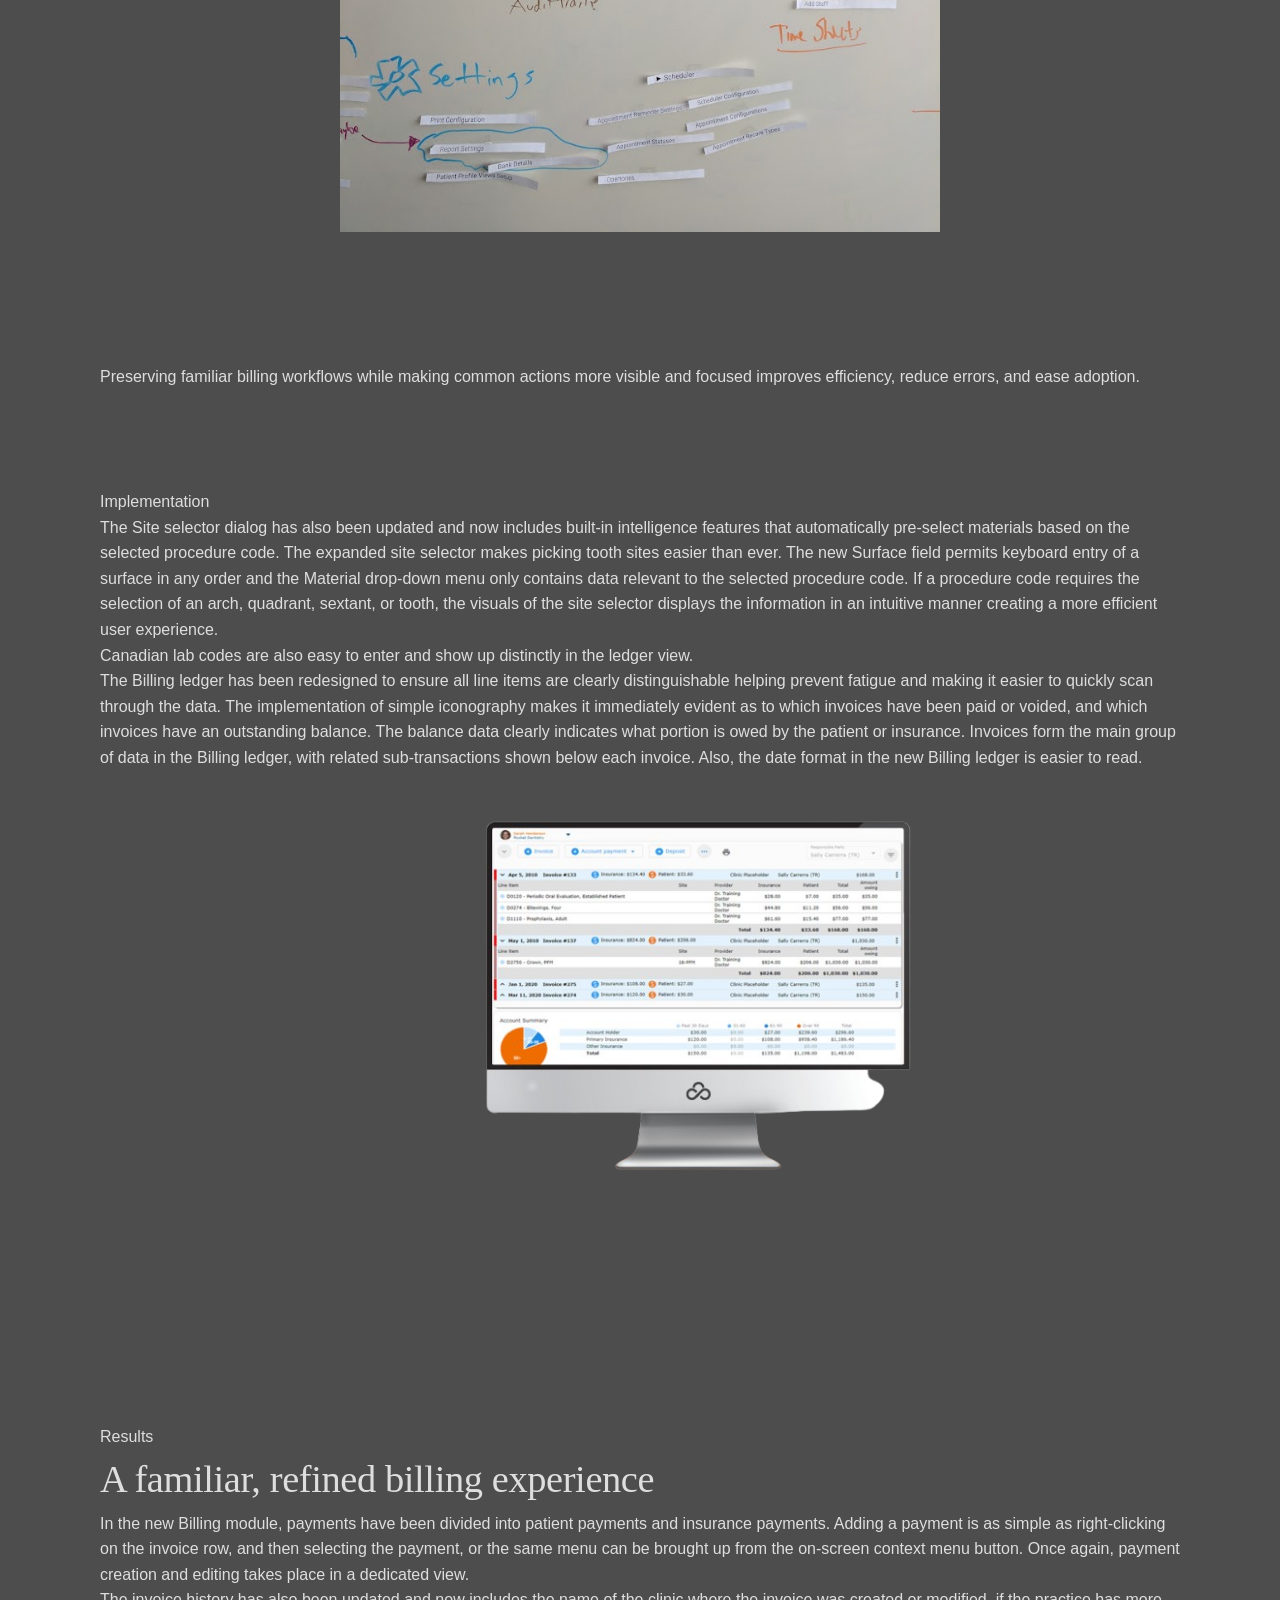
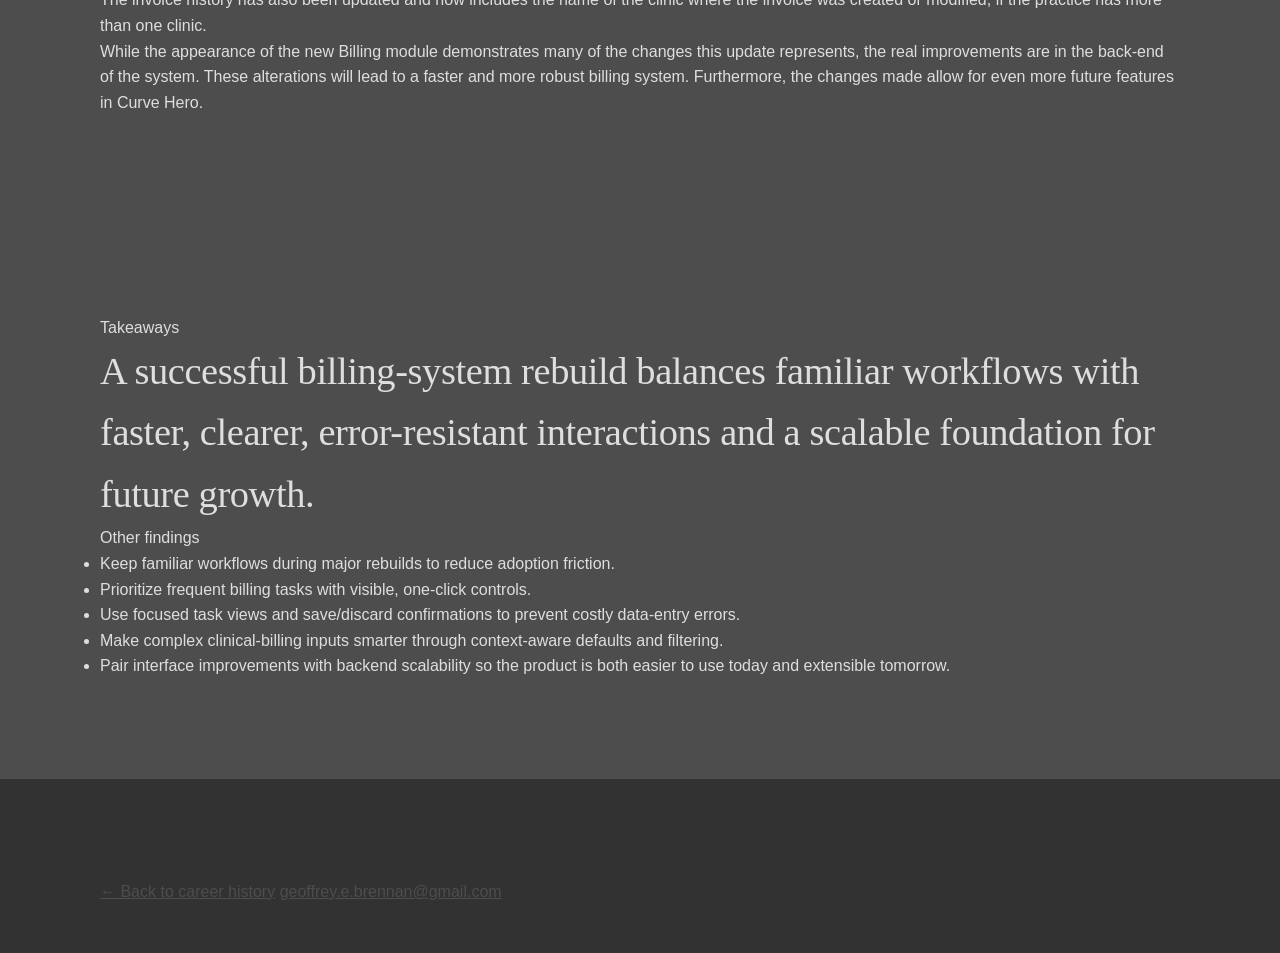
<file: case-study-billing_update.html>
<!DOCTYPE html>
<html lang="en">
<head>
<meta charset="UTF-8">
<meta name="viewport" content="width=device-width, initial-scale=1.0">
<title>Billing Update — Geoffrey Brennan</title>
<link rel="icon" type="image/x-icon" href="images/GB-icon.ico">
<meta name="description" content="Case study: designing and shipping an onboarding wizard that solved Qlearsite's biggest activation problem — without waiting on engineering.">
<link rel="preconnect" href="https://fonts.googleapis.com">
<link rel="preconnect" href="https://fonts.gstatic.com" crossorigin>
<link href="https://fonts.googleapis.com/css2?family=Fraunces:opsz,wght@9..144,300;9..144,400;9..144,500;9..144,600&family=Inter:wght@400;500;600&family=IBM+Plex+Mono:wght@400;500&display=swap" rel="stylesheet">
<link rel="stylesheet" href="styles.css">
</head>
<body>

<header>
  <nav class="nav">
    <a class="nav-mark" href="index.html"><span class="dot"></span>Geoffrey Brennan</a>
    <a class="back-link" href="index.html#history">← Back to portfolio</a>
  </nav>
</header>

<main>

  <section class="hero">
    <div class="eyebrow">Case Study · Product Design &amp; Growth</div>
    <h1 class="hero-title">The Billing system used in Curve Hero dental practice management software was completely rebuilt to provide better performance, scalability and an overall superior user experience.</h1>
    <p class="hero-dek">The Billing rebuild took many months to complete from initiation to launch. At the start, I was lead of the UX team, with a primary responsibility for overseeing the design and establishing the UI.</p>
<p>
As the project matured, I was the Product Manager responsible for maintaining the team backlog, managing stakeholders, coordinating beta phases and staging the releases to customers.</p>
<div style="text-align:center; max-width: 80vw;">
<iframe width="560" height="315" src="https://www.youtube.com/embed/NeMCsG82Yzk?si=_55Zpo-3VZxY-bd7" title="YouTube video player" frameborder="0" allow="accelerometer; autoplay; clipboard-write; encrypted-media; gyroscope; picture-in-picture; web-share" referrerpolicy="strict-origin-when-cross-origin" allowfullscreen></iframe>
</div>
  </section>

  <div class="wrap">
    <div class="titleblock">
      <div><span class="tb-label">Role</span><span class="tb-value">Lead Designer/Product Manager</span></div>
      <div><span class="tb-label">Company</span><span class="tb-value">Curve Dental</span></div>
      <div><span class="tb-label">Tools</span><span class="tb-value">Jira, Axure RP, whiteboards</span></div>
      <div><span class="tb-label">Focus</span><span class="tb-value">Retention &amp; TAM Expansion</span></div>
    </div>
  </div>

  <section class="section-rule">
    <div class="wrap reveal">
      <span class="eyebrow">The Challenge</span>
      <h2 class="section-title">Rebuild billing into a faster, scalable module that modernizes workflows and usability without disrupting the familiar functionality dental practices rely on.</h2>
      <p>For this release, Curve Dental took the opportunity to revamp the look of the Billing module while retaining the functionality of the legacy version. The aim of this update is to enhance the user experience and improve workflow efficiency.</p>
<p>
The layout of the new Billing module is generally the same as before, however, all transaction controls have now been moved to the top of the page. </p>
<p>
The accessibility and visibility of each control has been improved making it easier to locate and view each feature in the User Interface. Quick buttons provide convenient access to popular features including adding an invoice, account payment, or deposit, and printing statements. A quick button that expands and collapses all transactions in the billing ledger is also now available. </p>
<p>
Features that are used less frequently are contained in the Billing options menu. This includes adding a credit refund, creating a claim, generating a tax receipt, and , for US customers, accessing Care Credit resources.</p>
<p>
Data in the Billing ledger can be filtered using the Responsible Party drop-down menu or by using the date filters. Please note that only paid transactions can be filtered as unpaid transactions are always displayed in the billing ledger regardless of the filter settings.</p>
      <img src="images\Curve-Hero-Billing-System.png" width="90%"="OOUX view of the proposed billing system.">
    </div>
  </section>

  <section class="section-rule">
    <div class="wrap reveal">
      <span class="eyebrow">My Role</span>
      <h2 class="section-title">Concept, content, and build</h2>
      <p>The new Billing module also includes an updated Line item selector dialog. New to this dialog is a list of recently used procedures, which helps make data entry quick and straightforward. Procedures can also be easily searched using the Browse function.</p> 
</p>
The new “Add another” button also means more than one line item can be entered at a time, which makes the process a lot faster than before. </p> 
</p>
One of the major differences between the new and legacy Billing modules is that the workflows are more isolated in the new Billing module. Now, anytime an invoice, deposit, or payment is created or edited, the Billing module will display a dedicated view of the workflow. </p> 
</p>
The purpose of this workflow is to create a focused view of the data, prevent errors, and ensure the accuracy of all inputted information. Furthermore, a confirmation dialog will display when cancelling a workflow task to verify whether unsaved modifications should be saved or discarded. The aim of this reminder is to reduce accidental data loss.</p>
    </div>
    <div> <img src="images\billing_whiteboard.png" alt="Billing system whiteboard work."></div>
  </section>

  <div class="pullquote">
    <div class="wrap">
      <p>Preserving familiar billing workflows while making common actions more visible and focused improves efficiency, reduce errors, and ease adoption.</p>
    </div>
  </div>

  <section class="section-rule">
    <div class="wrap reveal">
      <span class="eyebrow">Implementation</span>
    
      <p>The Site selector dialog has also been updated and now includes built-in intelligence features that automatically pre-select materials based on the selected procedure code. The expanded site selector makes picking tooth sites easier than ever. The new Surface field permits keyboard entry of a surface in any order and the Material drop-down menu only contains data relevant to the selected procedure code. If a procedure code requires the selection of an arch, quadrant, sextant, or tooth, the visuals of the site selector displays the information in an intuitive manner creating a more efficient user experience. </p>
<p>
Canadian lab codes are also easy to enter and show up distinctly in the ledger view.</p>
<p>
The Billing ledger has been redesigned to ensure all line items are clearly distinguishable helping prevent fatigue and making it easier to quickly scan through the data. The implementation of simple iconography makes it immediately evident as to which invoices have been paid or voided, and which invoices have an outstanding balance. The balance data clearly indicates what portion is owed by the patient or insurance. Invoices form the main group of data in the Billing ledger, with related sub-transactions shown below each invoice. Also, the date format in the new Billing ledger is easier to read. </p>
    
        <img src="images\billing_screen.png"  alt="Billing system screenshot.">
        </div>
  </section>

  <section class="section-rule">
    <div class="wrap reveal">
      <span class="eyebrow">Results</span>
      <h2 class="section-title">A familiar, refined billing experience</h2>
      <p>In the new Billing module, payments have been divided into patient payments and insurance payments. Adding a payment is as simple as right-clicking on the invoice row, and then selecting the payment, or the same menu can be brought up from the on-screen context menu button. Once again, payment creation and editing takes place in a dedicated view.</p>
<p>
The invoice history has also been updated and now includes the name of the clinic where the invoice was created or modified, if the practice has more than one clinic.</p>
<p>
While the appearance of the new Billing module demonstrates many of the changes this update represents, the real improvements are in the back-end of the system. These alterations will lead to a faster and more robust billing system. Furthermore, the changes made allow for even more future features in Curve Hero. </p>
    
       
        </div>
  </section>

  <section class="section-rule">
    <div class="wrap reveal">
      <span class="eyebrow">Takeaways</span>
      <h2 class="section-title">A successful billing-system rebuild balances familiar workflows with faster, clearer, error-resistant interactions and a scalable foundation for future growth.</h2>
      <p>Other findings</p>
      <ul>
        <li>Keep familiar workflows during major rebuilds to reduce adoption friction.</li>
        <li>Prioritize frequent billing tasks with visible, one-click controls.</li>
<li>Use focused task views and save/discard confirmations to prevent costly data-entry errors.</li>
<li>Make complex clinical-billing inputs smarter through context-aware defaults and filtering.</li>
<li>Pair interface improvements with backend scalability so the product is both easier to use today and extensible tomorrow.</li>

      </ul>
    </div>
  </section>

</main>

<footer>
  <div class="wrap">
    <div class="footer-links">
      <a href="index.html#history">← Back to career history</a>
      <a href="mailto:geoffrey.e.brennan@gmail.com">geoffrey.e.brennan@gmail.com</a>
    </div>
  </div>
</footer>

<script>
  const reveals = document.querySelectorAll('.reveal');
  if ('IntersectionObserver' in window) {
    const io = new IntersectionObserver((entries) => {
      entries.forEach(entry => {
        if (entry.isIntersecting) { entry.target.classList.add('in'); io.unobserve(entry.target); }
      });
    }, { threshold: 0.1 });
    reveals.forEach(el => io.observe(el));
  } else {
    reveals.forEach(el => el.classList.add('in'));
  }
</script>

</body>
</html>
</file>
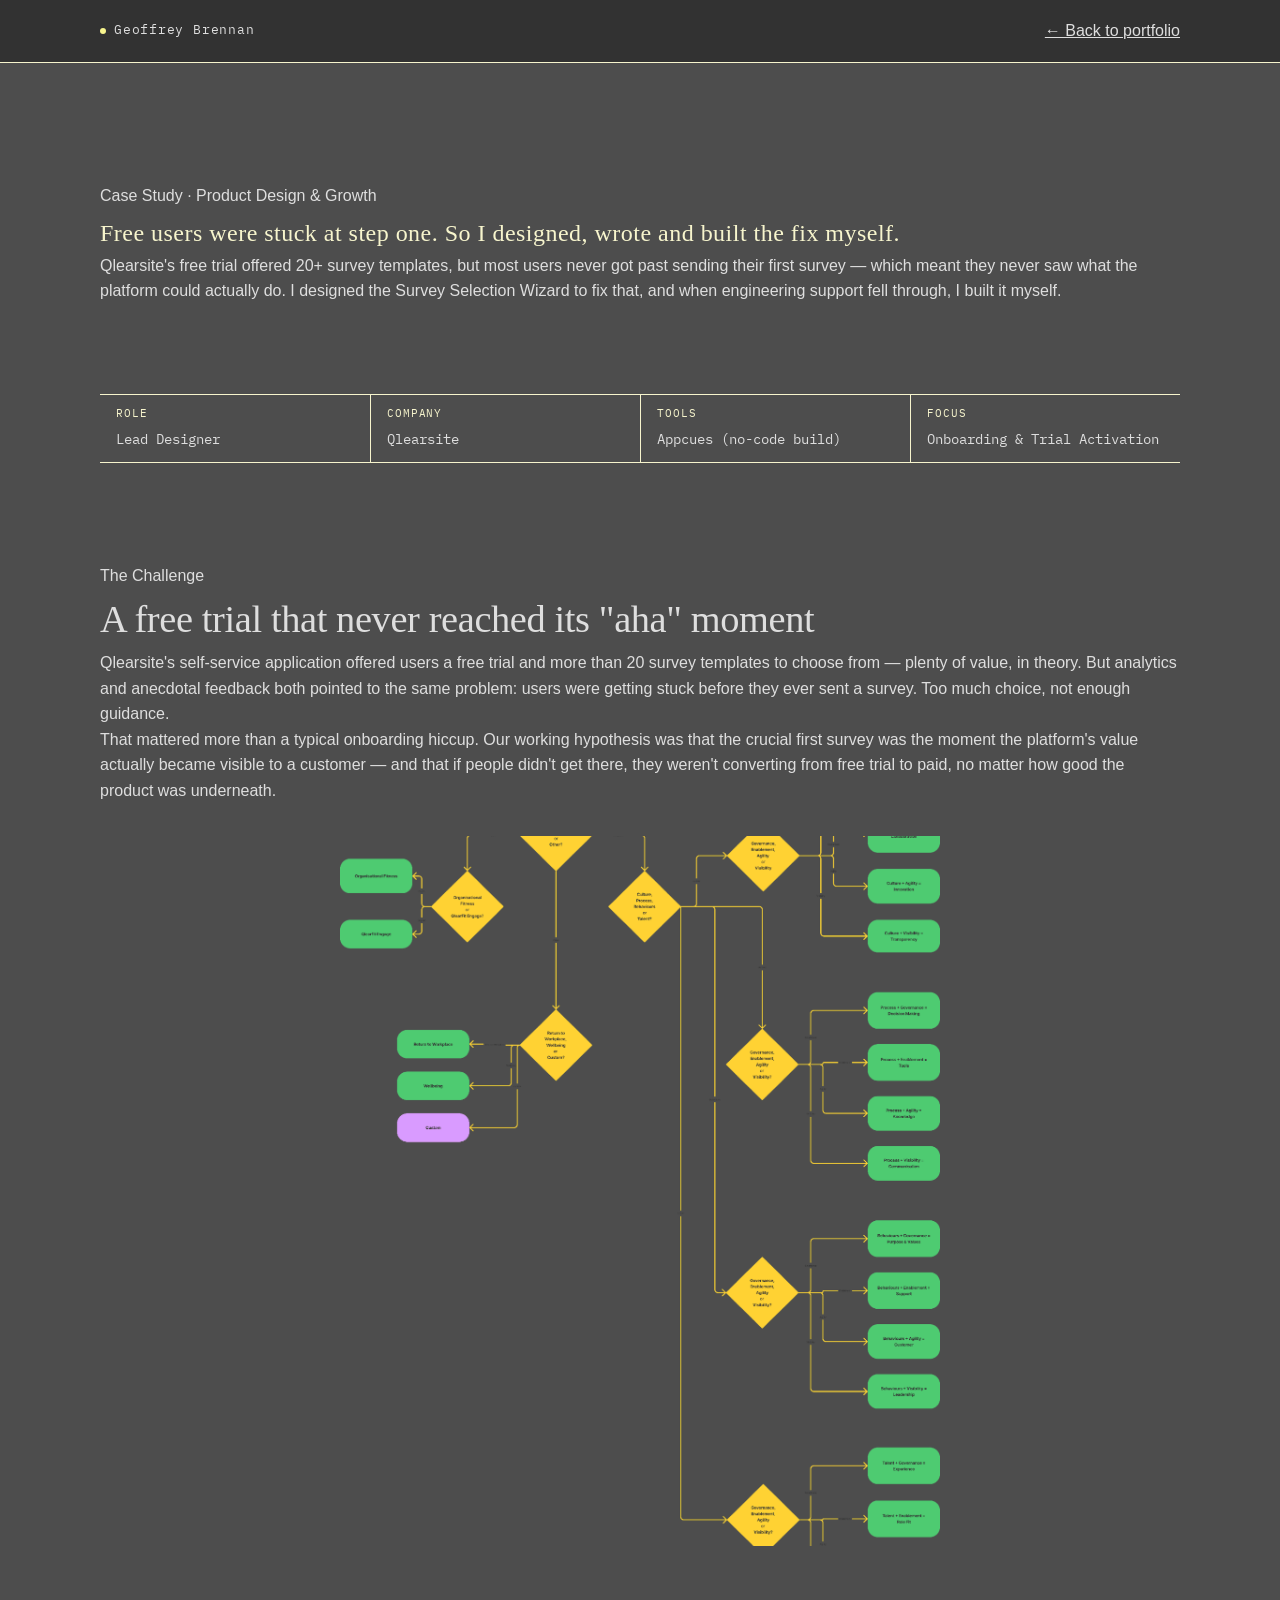
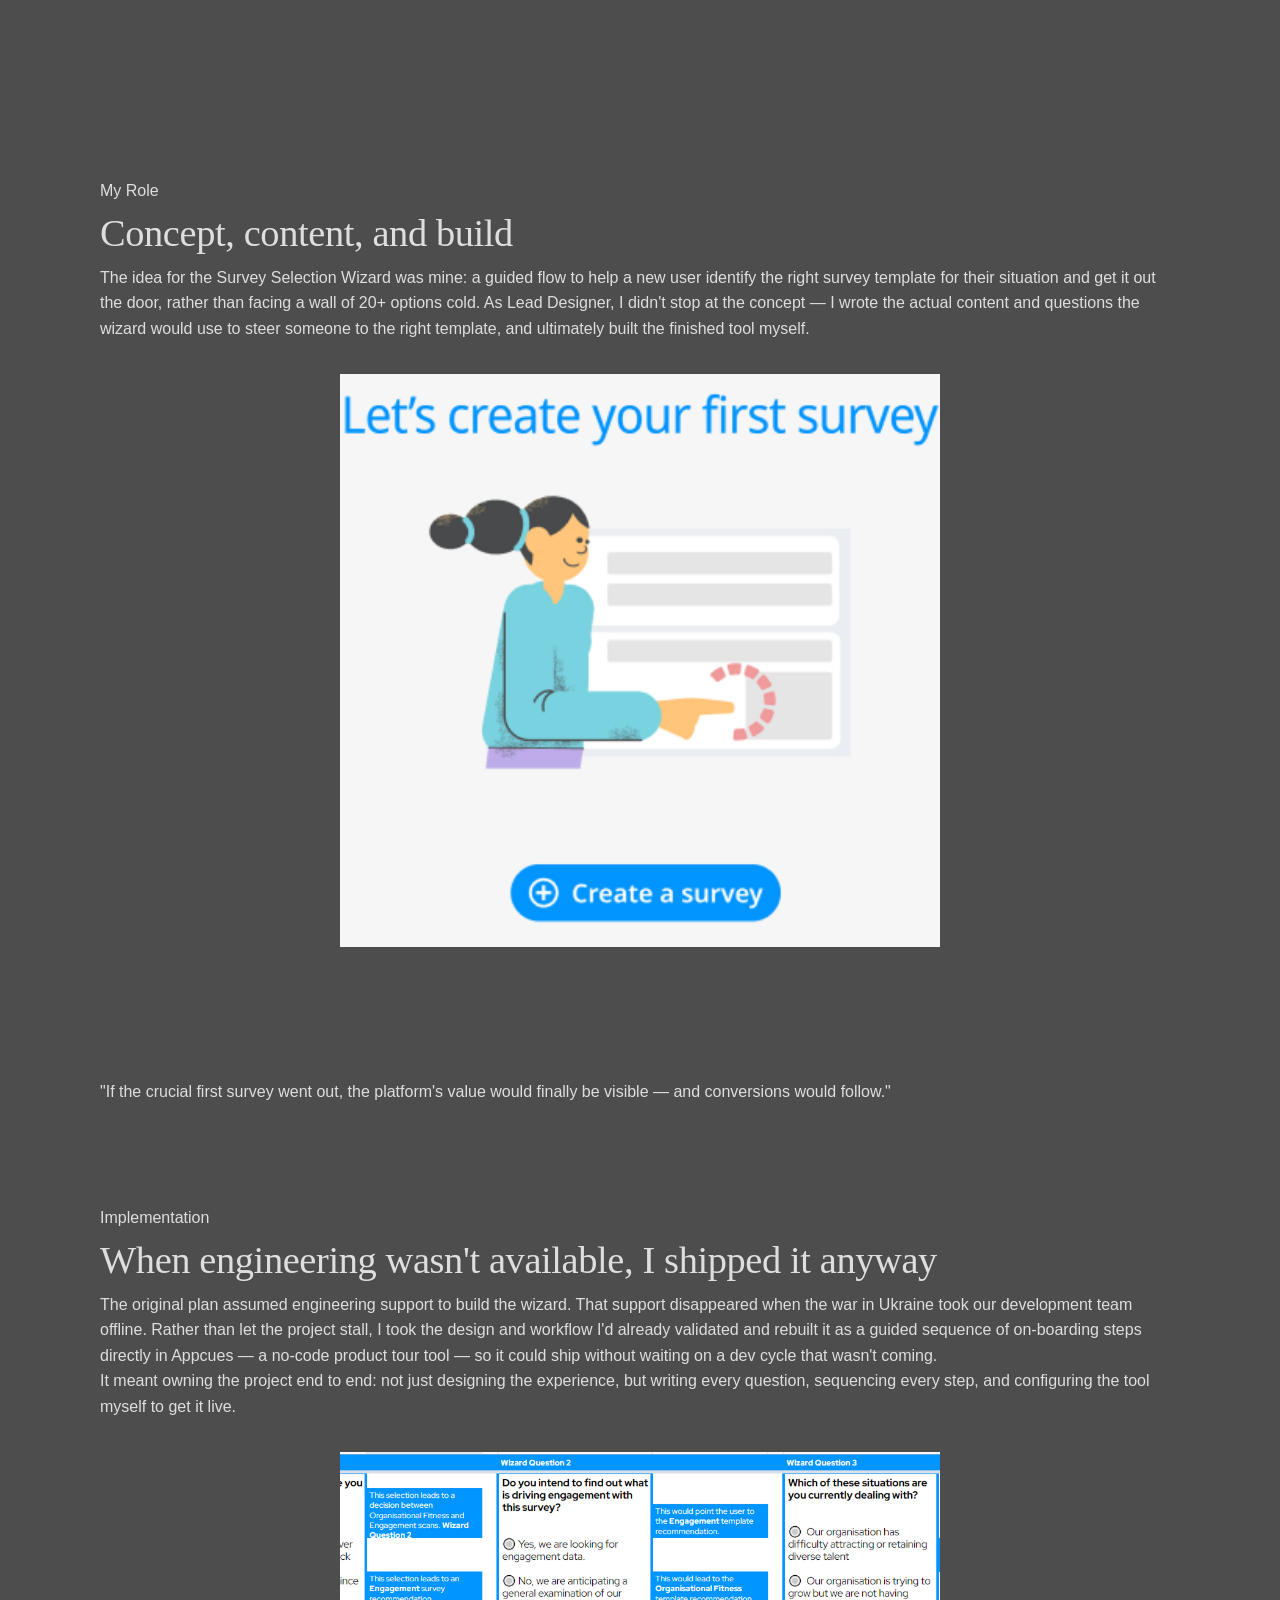
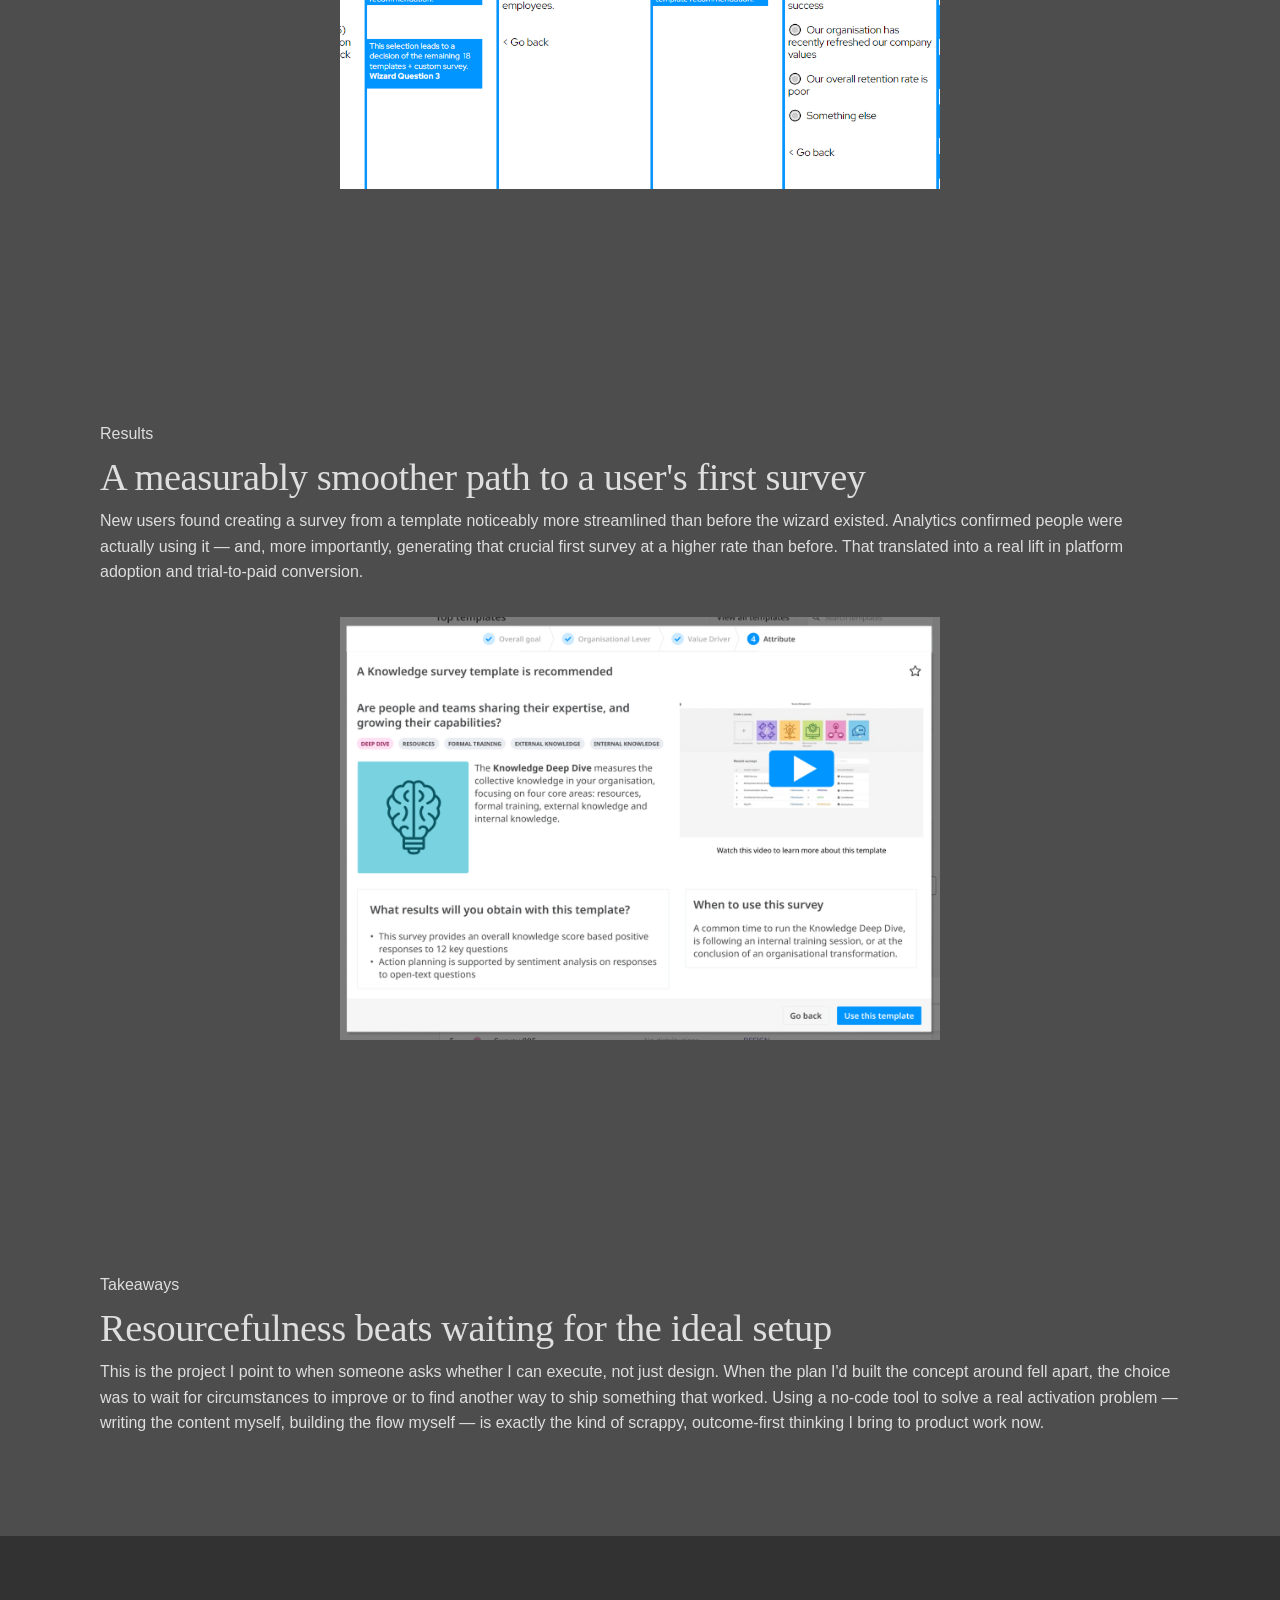
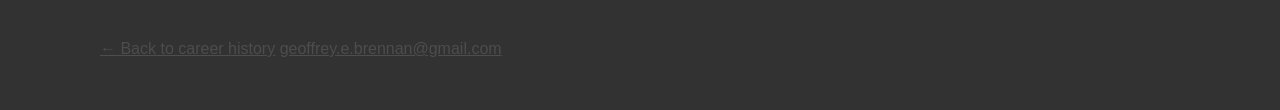
<file: case-study-survey-wizard.html>
<!DOCTYPE html>
<html lang="en">
<head>
<meta charset="UTF-8">
<meta name="viewport" content="width=device-width, initial-scale=1.0">
<title>Survey Selection Wizard — Geoffrey Brennan</title>
<link rel="icon" type="image/x-icon" href="images/GB-icon.ico">
<meta name="description" content="Case study: designing and shipping an onboarding wizard that solved Qlearsite's biggest activation problem — without waiting on engineering.">
<link rel="preconnect" href="https://fonts.googleapis.com">
<link rel="preconnect" href="https://fonts.gstatic.com" crossorigin>
<link href="https://fonts.googleapis.com/css2?family=Fraunces:opsz,wght@9..144,300;9..144,400;9..144,500;9..144,600&family=Inter:wght@400;500;600&family=IBM+Plex+Mono:wght@400;500&display=swap" rel="stylesheet">
<link rel="stylesheet" href="styles.css">
</head>
<body>

<header>
  <nav class="nav">
    <a class="nav-mark" href="index.html"><span class="dot"></span>Geoffrey Brennan</a>
    <a class="back-link" href="index.html#history">← Back to portfolio</a>
  </nav>
</header>

<main>

  <section class="hero">
    <div class="eyebrow">Case Study · Product Design &amp; Growth</div>
    <h1 class="hero-title">Free users were stuck at step one. So I designed, wrote and built the fix myself.</h1>
    <p class="hero-dek">Qlearsite's free trial offered 20+ survey templates, but most users never got past sending their first survey — which meant they never saw what the platform could actually do. I designed the Survey Selection Wizard to fix that, and when engineering support fell through, I built it myself.</p>
  </section>

  <div class="wrap">
    <div class="titleblock">
      <div><span class="tb-label">Role</span><span class="tb-value">Lead Designer</span></div>
      <div><span class="tb-label">Company</span><span class="tb-value">Qlearsite</span></div>
      <div><span class="tb-label">Tools</span><span class="tb-value">Appcues (no-code build)</span></div>
      <div><span class="tb-label">Focus</span><span class="tb-value">Onboarding &amp; Trial Activation</span></div>
    </div>
  </div>

  <section class="section-rule">
    <div class="wrap reveal">
      <span class="eyebrow">The Challenge</span>
      <h2 class="section-title">A free trial that never reached its "aha" moment</h2>
      <p>Qlearsite's self-service application offered users a free trial and more than 20 survey templates to choose from — plenty of value, in theory. But analytics and anecdotal feedback both pointed to the same problem: users were getting stuck before they ever sent a survey. Too much choice, not enough guidance.</p>
      <p>That mattered more than a typical onboarding hiccup. Our working hypothesis was that the crucial first survey was the moment the platform's value actually became visible to a customer — and that if people didn't get there, they weren't converting from free trial to paid, no matter how good the product was underneath.</p>
      <img src="images\survey_selection_flowchart.png" width="90%"="Screenshot of the Survey Selection Wizard flowchart.">
    </div>
  </section>

  <section class="section-rule">
    <div class="wrap reveal">
      <span class="eyebrow">My Role</span>
      <h2 class="section-title">Concept, content, and build</h2>
      <p>The idea for the Survey Selection Wizard was mine: a guided flow to help a new user identify the right survey template for their situation and get it out the door, rather than facing a wall of 20+ options cold. As Lead Designer, I didn't stop at the concept — I wrote the actual content and questions the wizard would use to steer someone to the right template, and ultimately built the finished tool myself.</p>
    </div>
    <div> <img src="images\first_survey.png" alt="Screenshot of the Survey Selection Wizard interface."></div>
  </section>

  <div class="pullquote">
    <div class="wrap">
      <p>"If the crucial first survey went out, the platform's value would finally be visible — and conversions would follow."</p>
    </div>
  </div>

  <section class="section-rule">
    <div class="wrap reveal">
      <span class="eyebrow">Implementation</span>
      <h2 class="section-title">When engineering wasn't available, I shipped it anyway</h2>
      <p>The original plan assumed engineering support to build the wizard. That support disappeared when the war in Ukraine took our development team offline. Rather than let the project stall, I took the design and workflow I'd already validated and rebuilt it as a guided sequence of on-boarding steps directly in Appcues — a no-code product tour tool — so it could ship without waiting on a dev cycle that wasn't coming.</p>
      <p>It meant owning the project end to end: not just designing the experience, but writing every question, sequencing every step, and configuring the tool myself to get it live.</p>
    
        <img src="images\survey_work.png"  alt="Survey work screenshot.">
        </div>
  </section>

  <section class="section-rule">
    <div class="wrap reveal">
      <span class="eyebrow">Results</span>
      <h2 class="section-title">A measurably smoother path to a user's first survey</h2>
      <p>New users found creating a survey from a template noticeably more streamlined than before the wizard existed. Analytics confirmed people were actually using it — and, more importantly, generating that crucial first survey at a higher rate than before. That translated into a real lift in platform adoption and trial-to-paid conversion. </p>
    
        <img src="images\survey_description.png"  alt="Screenshot of the Survey Selection Wizard interface.">
        </div>
  </section>

  <section class="section-rule">
    <div class="wrap reveal">
      <span class="eyebrow">Takeaways</span>
      <h2 class="section-title">Resourcefulness beats waiting for the ideal setup</h2>
      <p>This is the project I point to when someone asks whether I can execute, not just design. When the plan I'd built the concept around fell apart, the choice was to wait for circumstances to improve or to find another way to ship something that worked. Using a no-code tool to solve a real activation problem — writing the content myself, building the flow myself — is exactly the kind of scrappy, outcome-first thinking I bring to product work now.</p>
    </div>
  </section>

</main>

<footer>
  <div class="wrap">
    <div class="footer-links">
      <a href="index.html#history">← Back to career history</a>
      <a href="mailto:geoffrey.e.brennan@gmail.com">geoffrey.e.brennan@gmail.com</a>
    </div>
  </div>
</footer>

<script>
  const reveals = document.querySelectorAll('.reveal');
  if ('IntersectionObserver' in window) {
    const io = new IntersectionObserver((entries) => {
      entries.forEach(entry => {
        if (entry.isIntersecting) { entry.target.classList.add('in'); io.unobserve(entry.target); }
      });
    }, { threshold: 0.1 });
    reveals.forEach(el => io.observe(el));
  } else {
    reveals.forEach(el => el.classList.add('in'));
  }
</script>

</body>
</html>
</file>
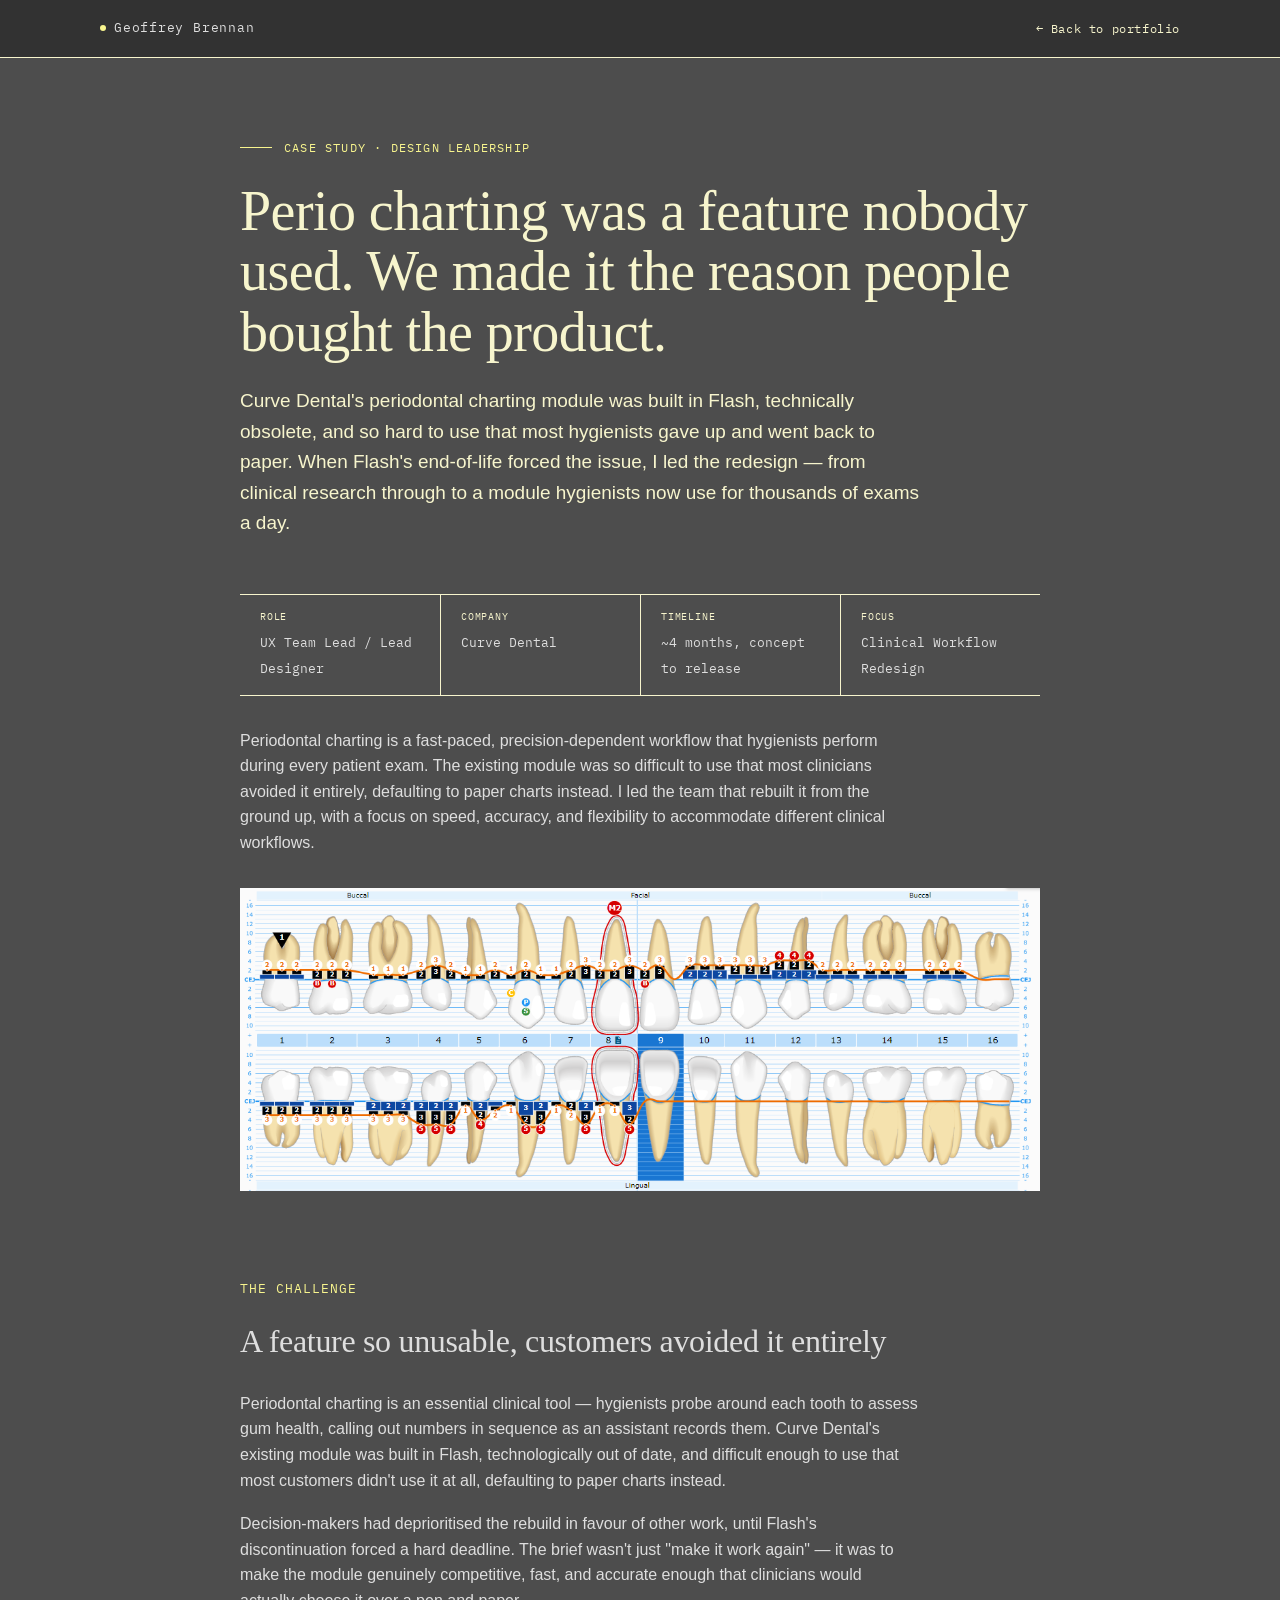
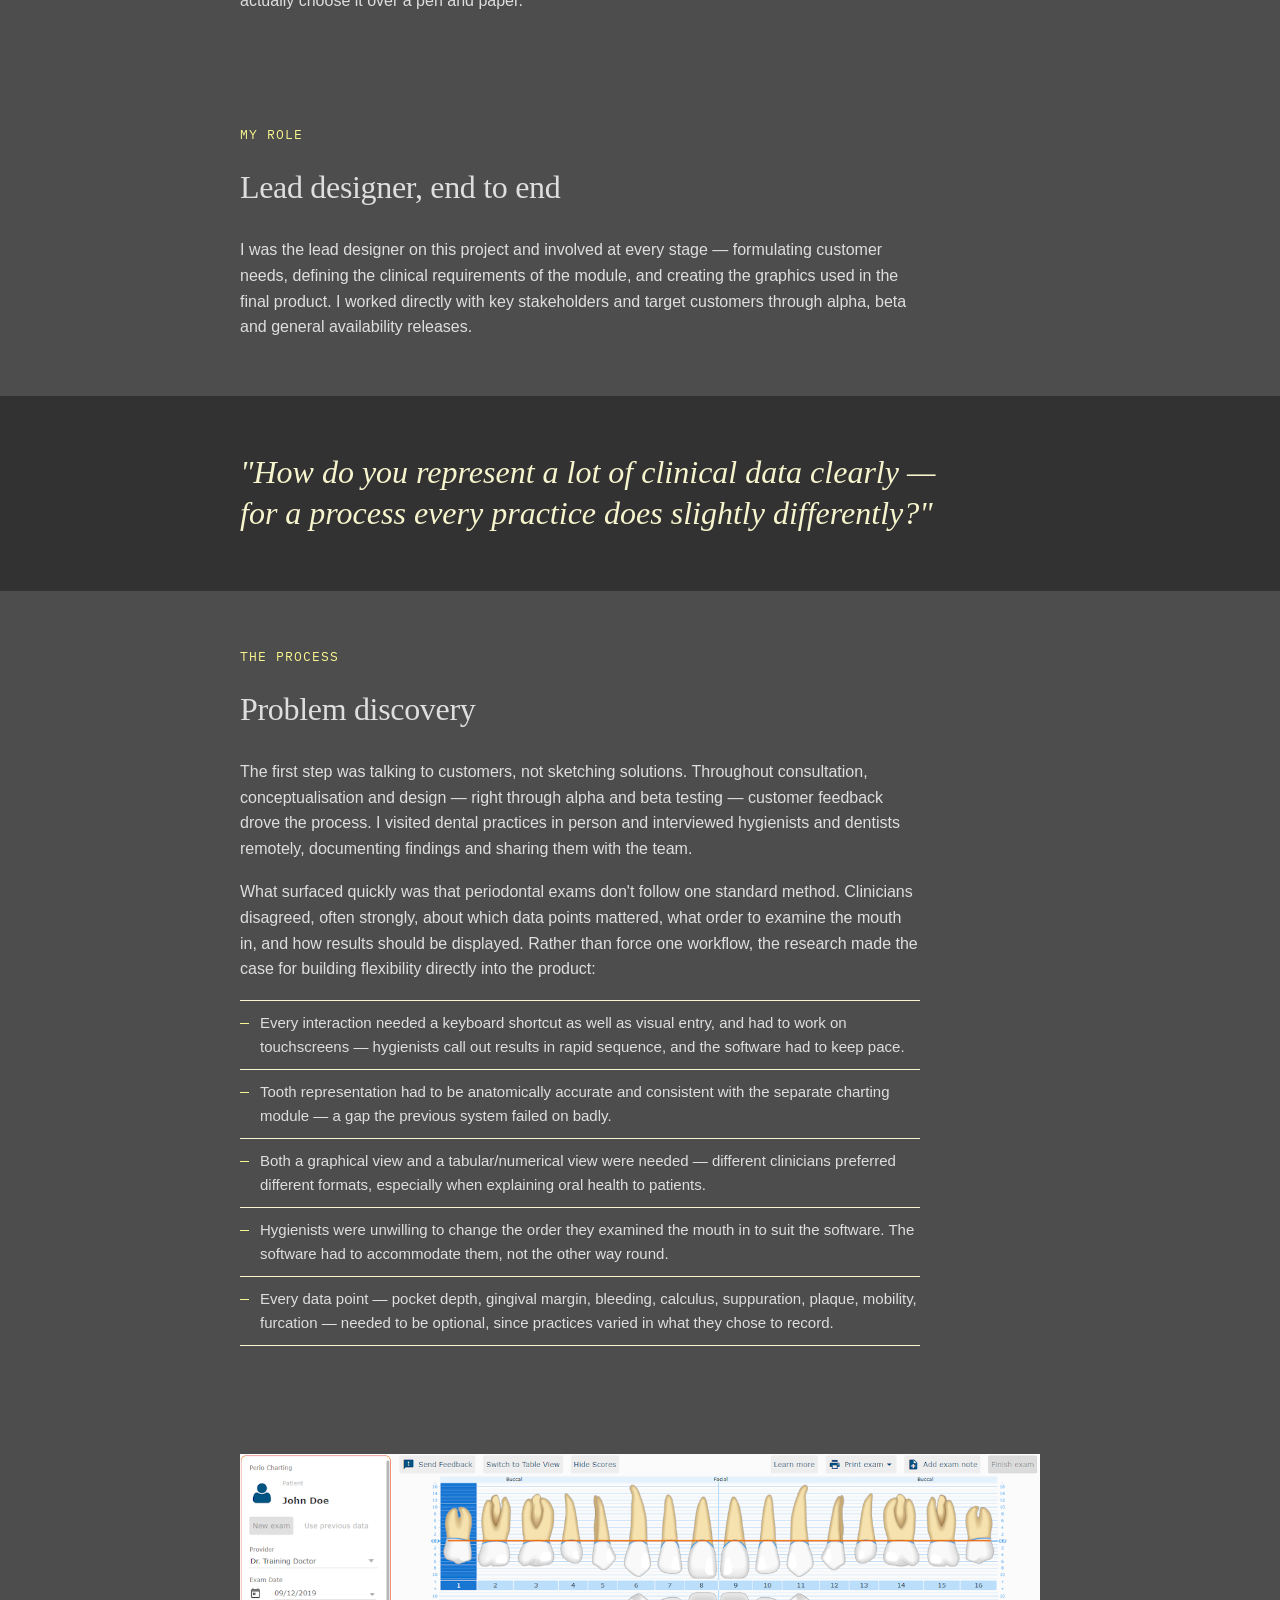
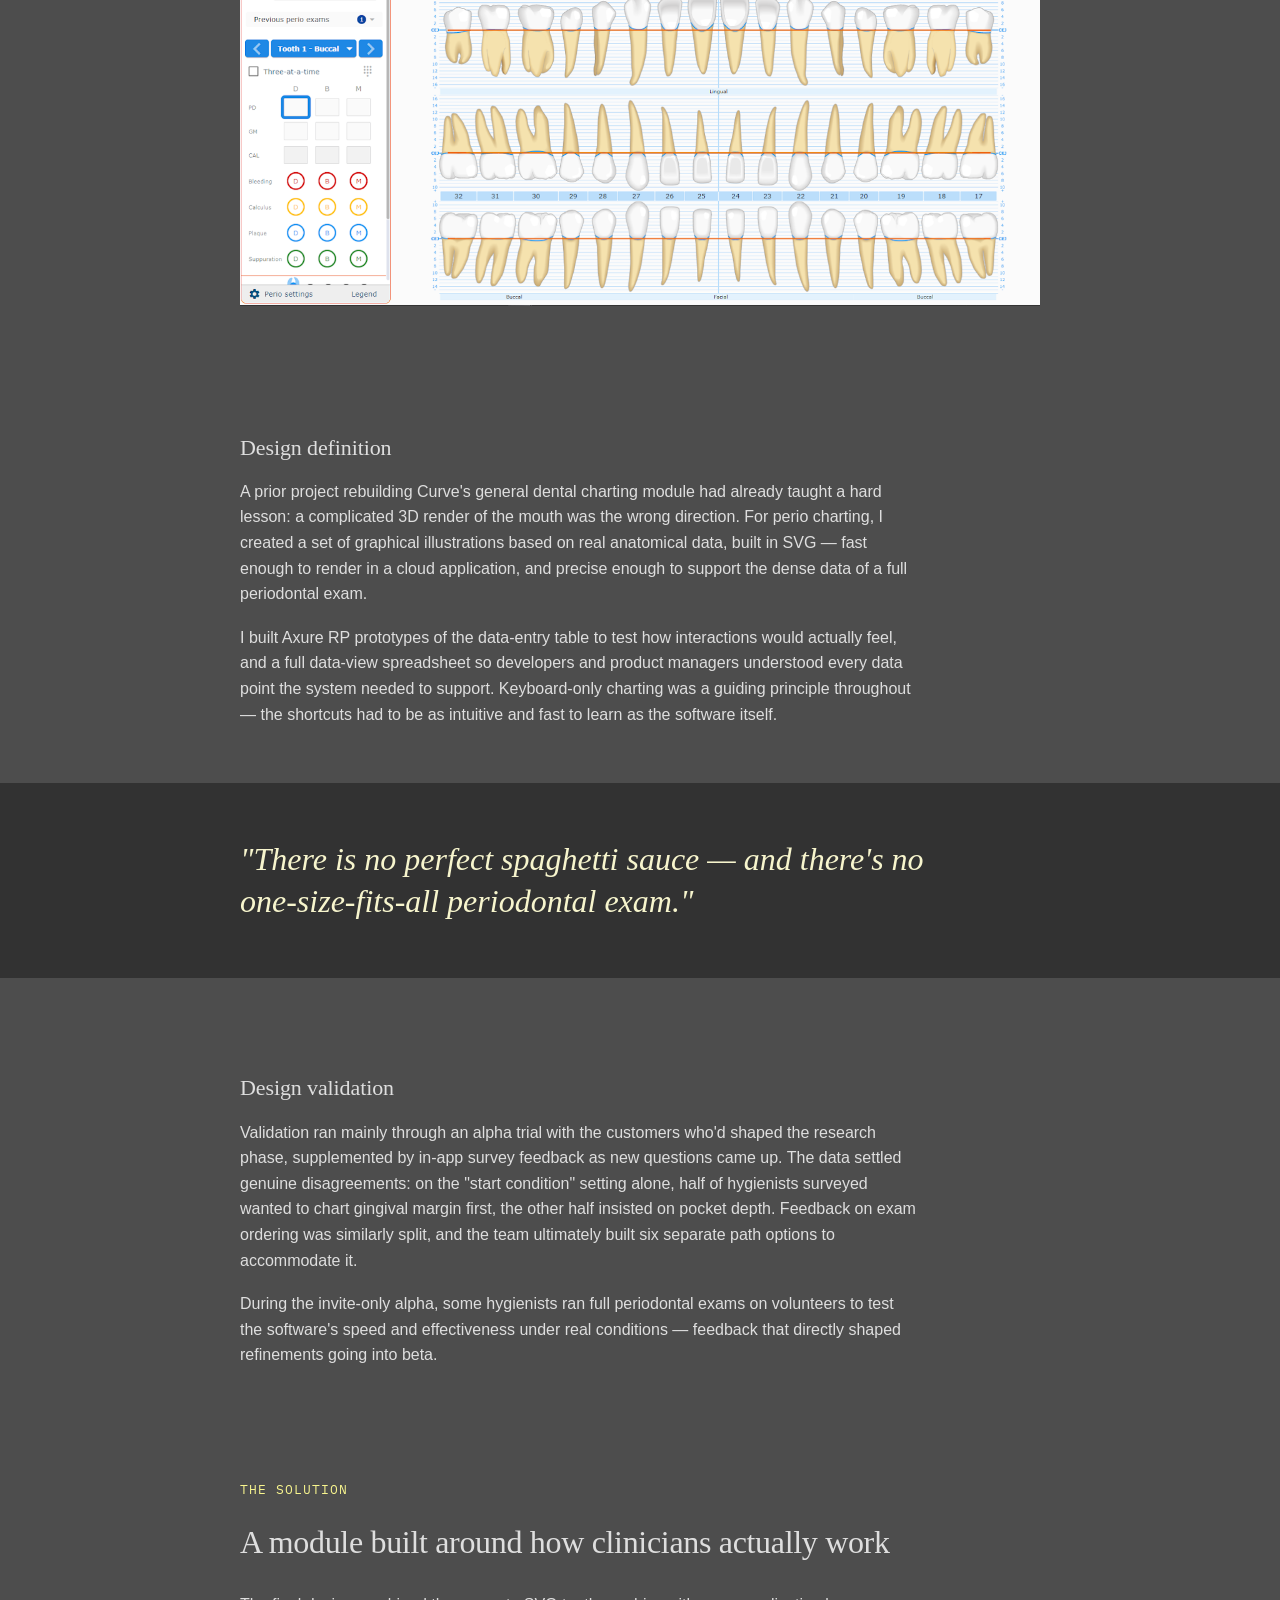
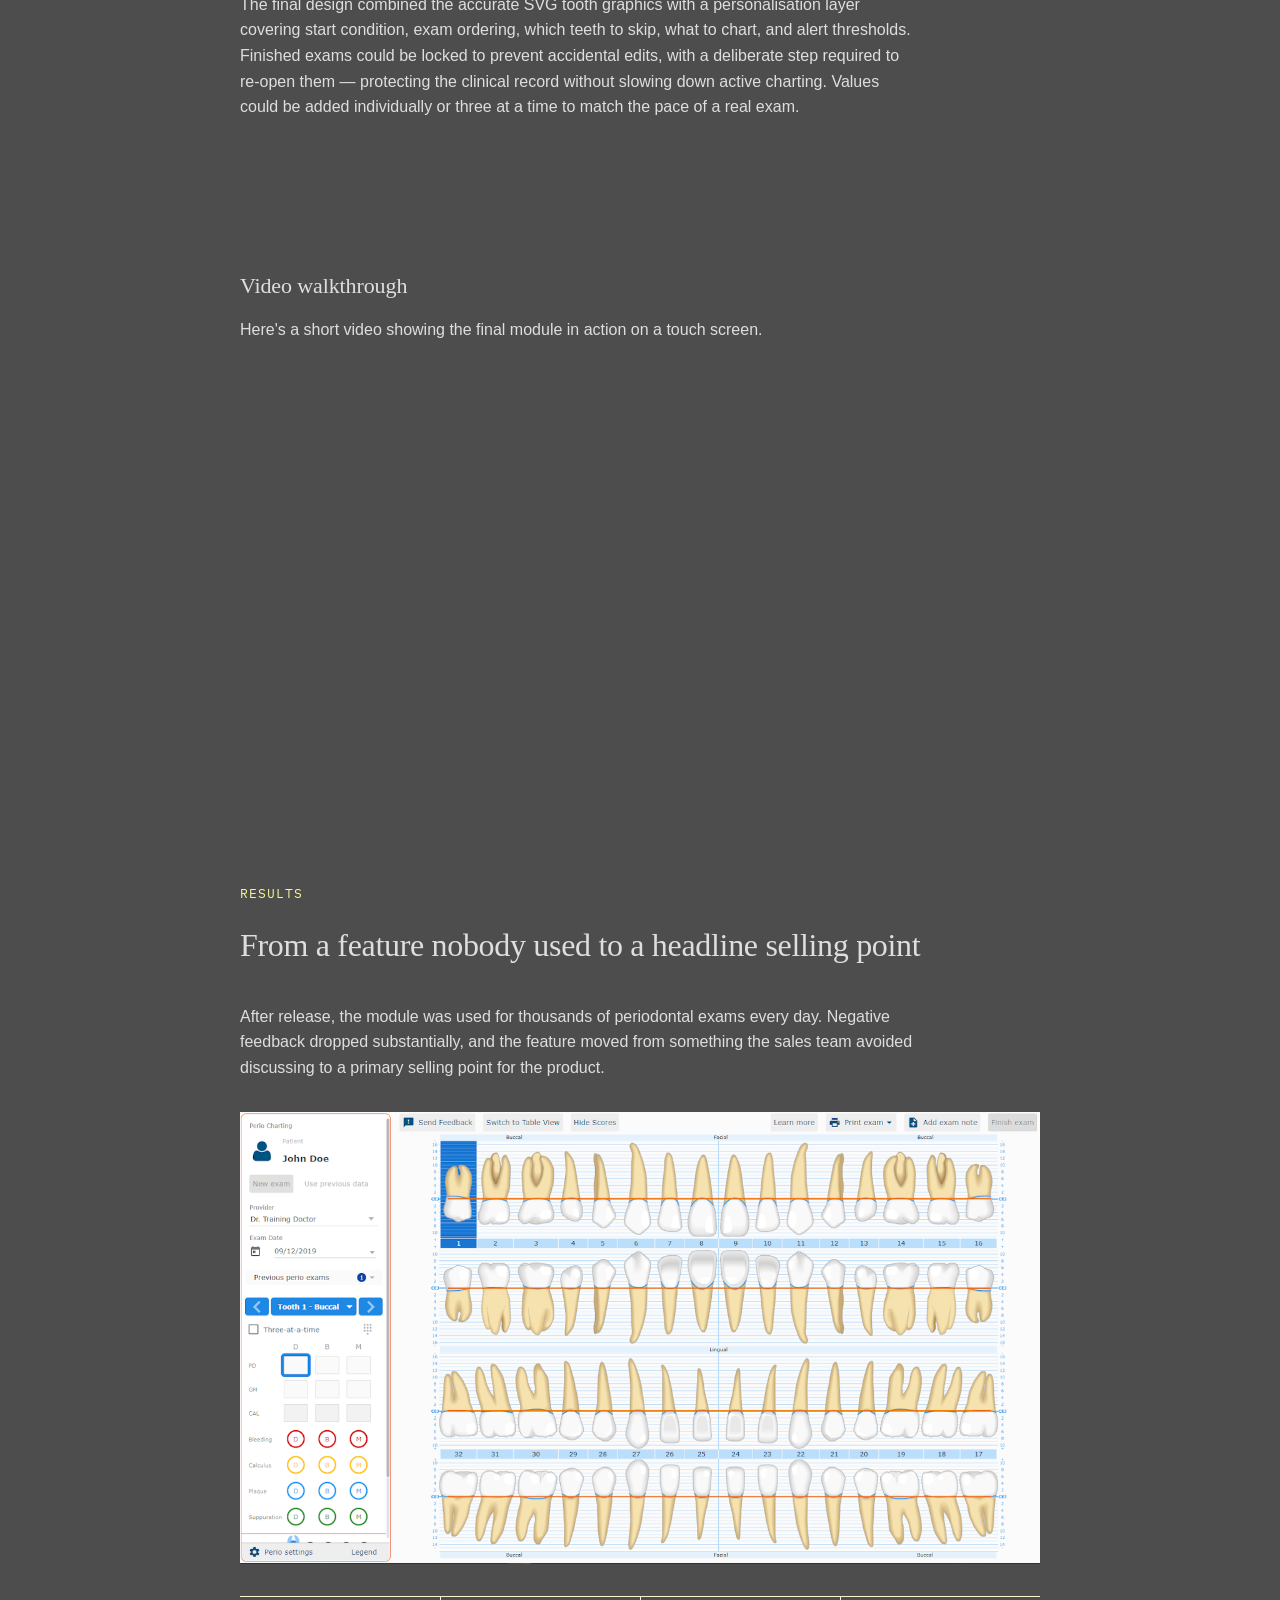
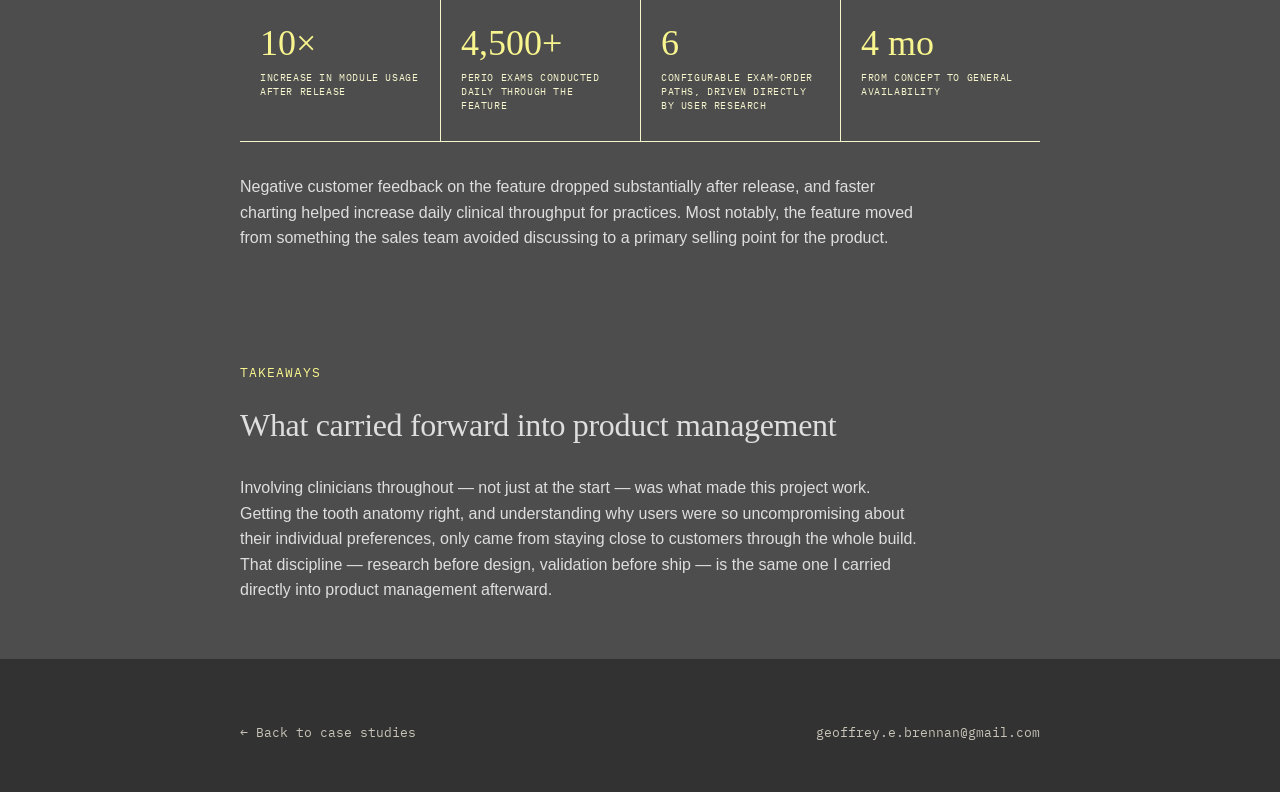
<file: perio-charting-rebuild.html>
<!DOCTYPE html>
<html lang="en">
<head>
<meta charset="UTF-8">
<meta name="viewport" content="width=device-width, initial-scale=1.0">
<title>Perio Charting Rebuild — Geoffrey Brennan</title>
<link rel="icon" type="image/x-icon" href="images/GB-icon.ico">
<meta name="description" content="Case study: rebuilding Curve Dental's periodontal charting module — UX leadership, clinical research and design validation.">
<link rel="preconnect" href="https://fonts.googleapis.com">
<link rel="preconnect" href="https://fonts.gstatic.com" crossorigin>
<link href="https://fonts.googleapis.com/css2?family=Fraunces:opsz,wght@9..144,300;9..144,400;9..144,500;9..144,600&family=Inter:wght@400;500;600&family=IBM+Plex+Mono:wght@400;500&display=swap" rel="stylesheet">
<link rel="stylesheet" href="styles.css">
</head>
<body class="case-study-page">

<header>
  <nav class="nav">
    <a class="nav-mark" href="index.html"><span class="dot"></span>Geoffrey Brennan</a>
    <a class="back-link" href="index.html#work">← Back to portfolio</a>
  </nav>
</header>

<main>

  <section class="hero">
    <div class="hero-eyebrow">Case Study · Design Leadership</div>
    <h1 class="hero-title">Perio charting was a feature nobody used. We made it the reason people bought the product.</h1>
    <p class="hero-dek">Curve Dental's periodontal charting module was built in Flash, technically obsolete, and so hard to use that most hygienists gave up and went back to paper. When Flash's end-of-life forced the issue, I led the redesign — from clinical research through to a module hygienists now use for thousands of exams a day.</p>
  </section>

  <div class="wrap">
    <div class="titleblock">
      <div><span class="tb-label">Role</span><span class="tb-value">UX Team Lead / Lead Designer</span></div>
      <div><span class="tb-label">Company</span><span class="tb-value">Curve Dental</span></div>
      <div><span class="tb-label">Timeline</span><span class="tb-value">~4 months, concept to release</span></div>
      <div><span class="tb-label">Focus</span><span class="tb-value">Clinical Workflow Redesign</span></div>
    </div>
  </div>
  <div class="wrap intro-copy">
    <p>Periodontal charting is a fast-paced, precision-dependent workflow that hygienists perform during every patient exam. The existing module was so difficult to use that most clinicians avoided it entirely, defaulting to paper charts instead. I led the team that rebuilt it from the ground up, with a focus on speed, accuracy, and flexibility to accommodate different clinical workflows.</p>
    <img class="content-image" src="images/Perio graphical mode (1).PNG" alt="Screenshot of the final perio charting module, showing a graphical view of the mouth and a data-entry table.">
  </div>

<section class="section-rule">
    <div class="wrap reveal">
      <span class="eyebrow">The Challenge</span>
      <h2 class="section-title">A feature so unusable, customers avoided it entirely</h2>
      <p>Periodontal charting is an essential clinical tool — hygienists probe around each tooth to assess gum health, calling out numbers in sequence as an assistant records them. Curve Dental's existing module was built in Flash, technologically out of date, and difficult enough to use that most customers didn't use it at all, defaulting to paper charts instead.</p>
      <p>Decision-makers had deprioritised the rebuild in favour of other work, until Flash's discontinuation forced a hard deadline. The brief wasn't just "make it work again" — it was to make the module genuinely competitive, fast, and accurate enough that clinicians would actually choose it over a pen and paper.</p>
    </div>
  </section>

  <section class="section-rule">
    <div class="wrap reveal">
      <span class="eyebrow">My Role</span>
      <h2 class="section-title">Lead designer, end to end</h2>
      <p>I was the lead designer on this project and involved at every stage — formulating customer needs, defining the clinical requirements of the module, and creating the graphics used in the final product. I worked directly with key stakeholders and target customers through alpha, beta and general availability releases.</p>
    </div>
  </section>

  <div class="pullquote">
    <div class="wrap">
      <p>"How do you represent a lot of clinical data clearly — for a process every practice does slightly differently?"</p>
    </div>
  </div>

  <section class="section-rule">
    <div class="wrap reveal">
      <span class="eyebrow">The Process</span>
      <h2 class="section-title">Problem discovery</h2>
      <p>The first step was talking to customers, not sketching solutions. Throughout consultation, conceptualisation and design — right through alpha and beta testing — customer feedback drove the process. I visited dental practices in person and interviewed hygienists and dentists remotely, documenting findings and sharing them with the team.</p>
      <p>What surfaced quickly was that periodontal exams don't follow one standard method. Clinicians disagreed, often strongly, about which data points mattered, what order to examine the mouth in, and how results should be displayed. Rather than force one workflow, the research made the case for building flexibility directly into the product:</p>
      <ul class="detail-list">
        <li>Every interaction needed a keyboard shortcut as well as visual entry, and had to work on touchscreens — hygienists call out results in rapid sequence, and the software had to keep pace.</li>
        <li>Tooth representation had to be anatomically accurate and consistent with the separate charting module — a gap the previous system failed on badly.</li>
        <li>Both a graphical view and a tabular/numerical view were needed — different clinicians preferred different formats, especially when explaining oral health to patients.</li>
        <li>Hygienists were unwilling to change the order they examined the mouth in to suit the software. The software had to accommodate them, not the other way round.</li>
        <li>Every data point — pocket depth, gingival margin, bleeding, calculus, suppuration, plaque, mobility, furcation — needed to be optional, since practices varied in what they chose to record.</li>
      </ul>
    </div>
  </section>
<div class="wrap">
    <img class="content-image" src="images/Perionewlook.PNG" alt="Screenshot of the Axure RP prototype used to test the data-entry table for the perio charting module.">
  </div>
    <section class="section-rule">
    <div class="wrap reveal">
      <h3 class="sub-title">Design definition</h3>
      <p>A prior project rebuilding Curve's general dental charting module had already taught a hard lesson: a complicated 3D render of the mouth was the wrong direction. For perio charting, I created a set of graphical illustrations based on real anatomical data, built in SVG — fast enough to render in a cloud application, and precise enough to support the dense data of a full periodontal exam.</p>
      <p>I built Axure RP prototypes of the data-entry table to test how interactions would actually feel, and a full data-view spreadsheet so developers and product managers understood every data point the system needed to support. Keyboard-only charting was a guiding principle throughout — the shortcuts had to be as intuitive and fast to learn as the software itself.</p>
    </div>
  </section>

  <div class="pullquote">
    <div class="wrap">
      <p>"There is no perfect spaghetti sauce — and there's no one-size-fits-all periodontal exam."</p>
    </div>
  </div>

  <section class="section-rule">
    <div class="wrap reveal">
      <h3 class="sub-title">Design validation</h3>
      <p>Validation ran mainly through an alpha trial with the customers who'd shaped the research phase, supplemented by in-app survey feedback as new questions came up. The data settled genuine disagreements: on the "start condition" setting alone, half of hygienists surveyed wanted to chart gingival margin first, the other half insisted on pocket depth. Feedback on exam ordering was similarly split, and the team ultimately built six separate path options to accommodate it.</p>
      <p>During the invite-only alpha, some hygienists ran full periodontal exams on volunteers to test the software's speed and effectiveness under real conditions — feedback that directly shaped refinements going into beta.</p>
    </div>
  </section>

  <section class="section-rule">
    <div class="wrap reveal">
      <span class="eyebrow">The Solution</span>
      <h2 class="section-title">A module built around how clinicians actually work</h2>
      <p>The final design combined the accurate SVG tooth graphics with a personalisation layer covering start condition, exam ordering, which teeth to skip, what to chart, and alert thresholds. Finished exams could be locked to prevent accidental edits, with a deliberate step required to re-open them — protecting the clinical record without slowing down active charting. Values could be added individually or three at a time to match the pace of a real exam.</p>
    </div>
  </section>
  <section class="section-rule">
    <div class="wrap reveal">
      <h3 class="sub-title">Video walkthrough</h3>
      <p>Here's a short video showing the final module in action on a touch screen.</p>
    </div>
    <div class="wrap video-frame" style="text-align:center; max-width: 80vw;">
      <iframe src="https://www.youtube.com/embed/t7na5IDSmeE?si=6zo0CXJWFIR0pvzX" title="YouTube video player" allow="accelerometer; autoplay; clipboard-write; encrypted-media; gyroscope; picture-in-picture; web-share" referrerpolicy="strict-origin-when-cross-origin" allowfullscreen></iframe>
    </div>
  </section>
  <section class="section-rule">
    <div class="wrap reveal">
      <span class="eyebrow">Results</span>
      <h2 class="section-title">From a feature nobody used to a headline selling point</h2>
    </div>
    <div class="wrap reveal" style="margin-top:32px;">
      <p>After release, the module was used for thousands of periodontal exams every day. Negative feedback dropped substantially, and the feature moved from something the sales team avoided discussing to a primary selling point for the product.</p>
    <img class="content-image" src="images/Perionewlook.PNG" alt="Screenshot of the final perio charting module, showing a graphical view of the mouth and a data-entry table.">
    </div>
    <div class="wrap reveal">
      <div class="specsheet">
        <div class="spec">
          <div class="spec-value">10×</div>
          <div class="spec-label">Increase in module usage after release</div>
        </div>
        <div class="spec">
          <div class="spec-value">4,500+</div>
          <div class="spec-label">Perio exams conducted daily through the feature</div>
        </div>
        <div class="spec">
          <div class="spec-value">6</div>
          <div class="spec-label">Configurable exam-order paths, driven directly by user research</div>
        </div>
        <div class="spec">
          <div class="spec-value">4 mo</div>
          <div class="spec-label">From concept to general availability</div>
        </div>
      </div>
    </div>
    <div class="wrap reveal" style="margin-top:32px;">
      <p>Negative customer feedback on the feature dropped substantially after release, and faster charting helped increase daily clinical throughput for practices. Most notably, the feature moved from something the sales team avoided discussing to a primary selling point for the product.</p>
    </div>
  </section>

  <section>
    <div class="wrap reveal">
      <span class="eyebrow">Takeaways</span>
      <h2 class="section-title">What carried forward into product management</h2>
      <p>Involving clinicians throughout — not just at the start — was what made this project work. Getting the tooth anatomy right, and understanding why users were so uncompromising about their individual preferences, only came from staying close to customers through the whole build. That discipline — research before design, validation before ship — is the same one I carried directly into product management afterward.</p>
    </div>
  </section>

</main>

<footer>
  <div class="wrap">
    <div class="footer-links">
      <a href="index.html#work">← Back to case studies</a>
      <a href="mailto:geoffrey.e.brennan@gmail.com">geoffrey.e.brennan@gmail.com</a>
    </div>
  </div>
</footer>

<script>
  const reveals = document.querySelectorAll('.reveal');
  if('IntersectionObserver' in window){
    const io = new IntersectionObserver((entries)=>{
      entries.forEach(entry=>{
        if(entry.isIntersecting){ entry.target.classList.add('in'); io.unobserve(entry.target); }
      });
    }, {threshold:0.1});
    reveals.forEach(el=>io.observe(el));
  } else {
    reveals.forEach(el=>el.classList.add('in'));
  }
</script>

</body>
</html>
</file>
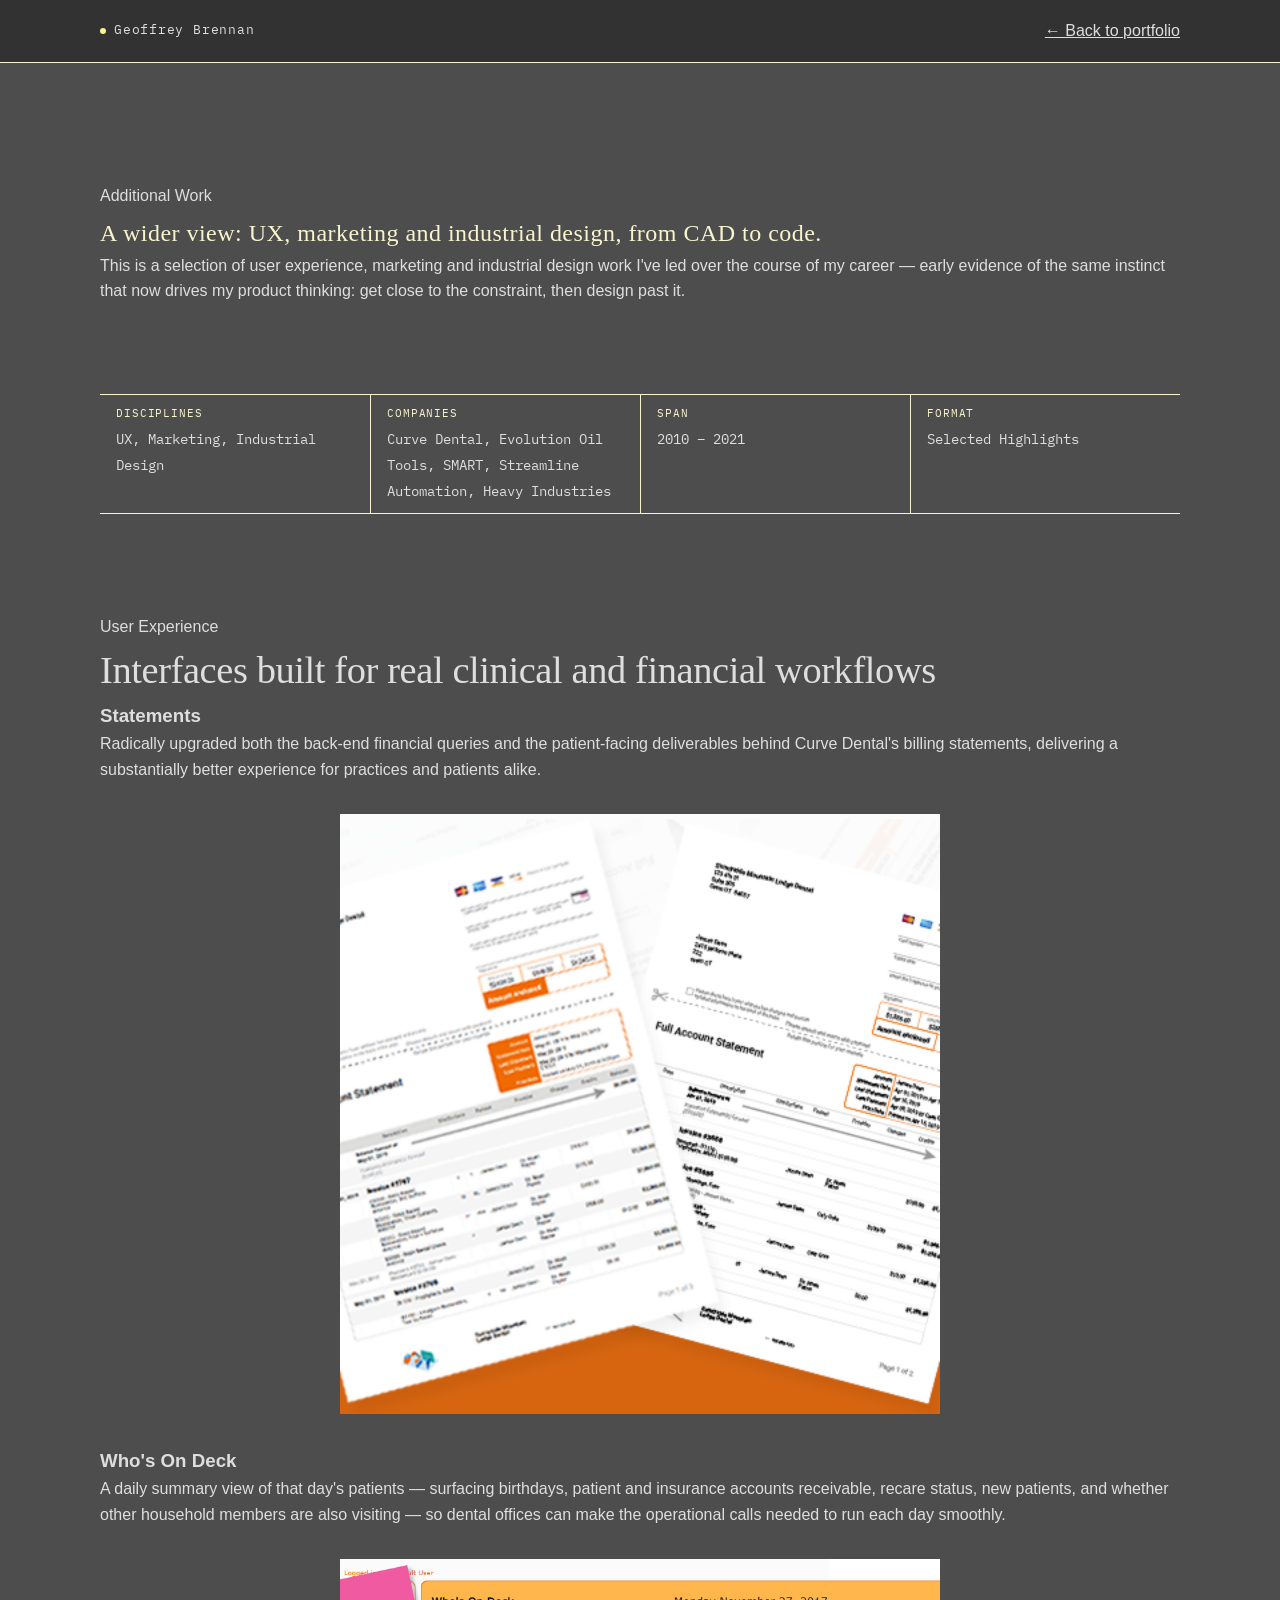
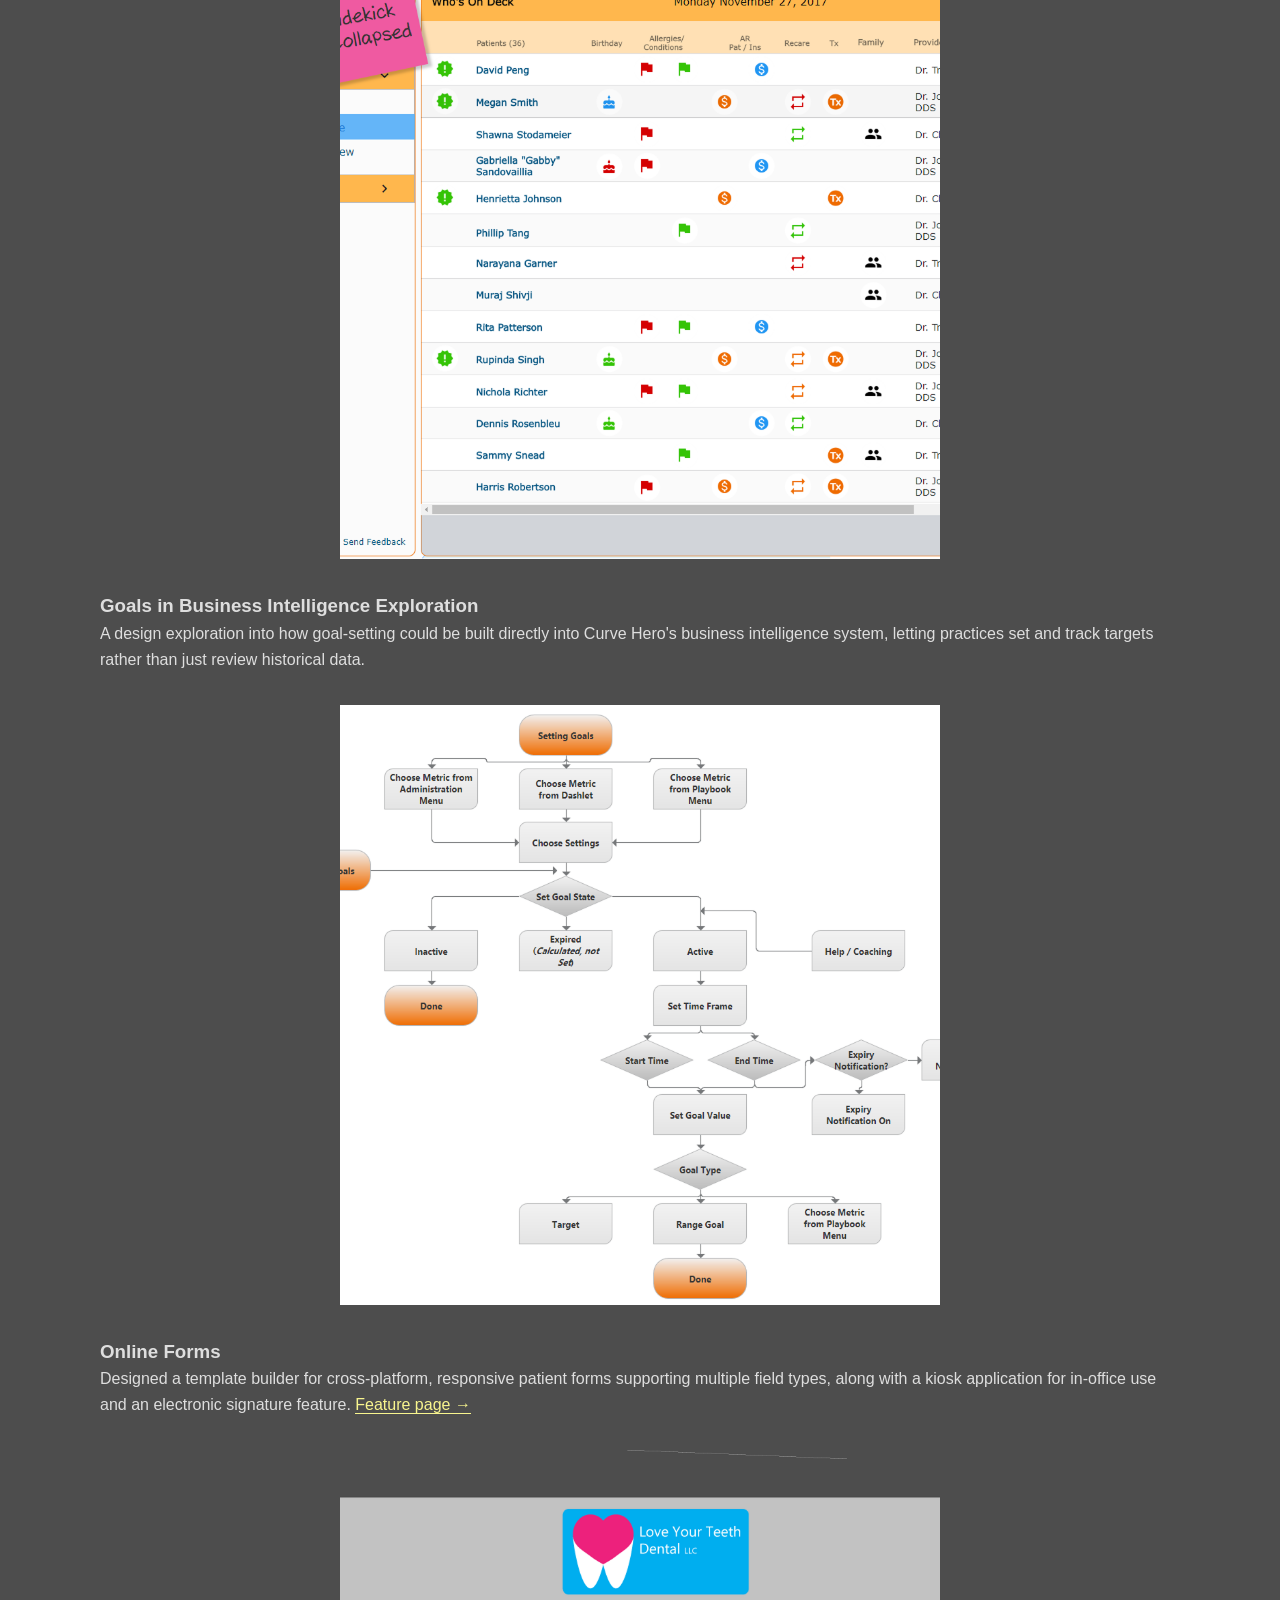
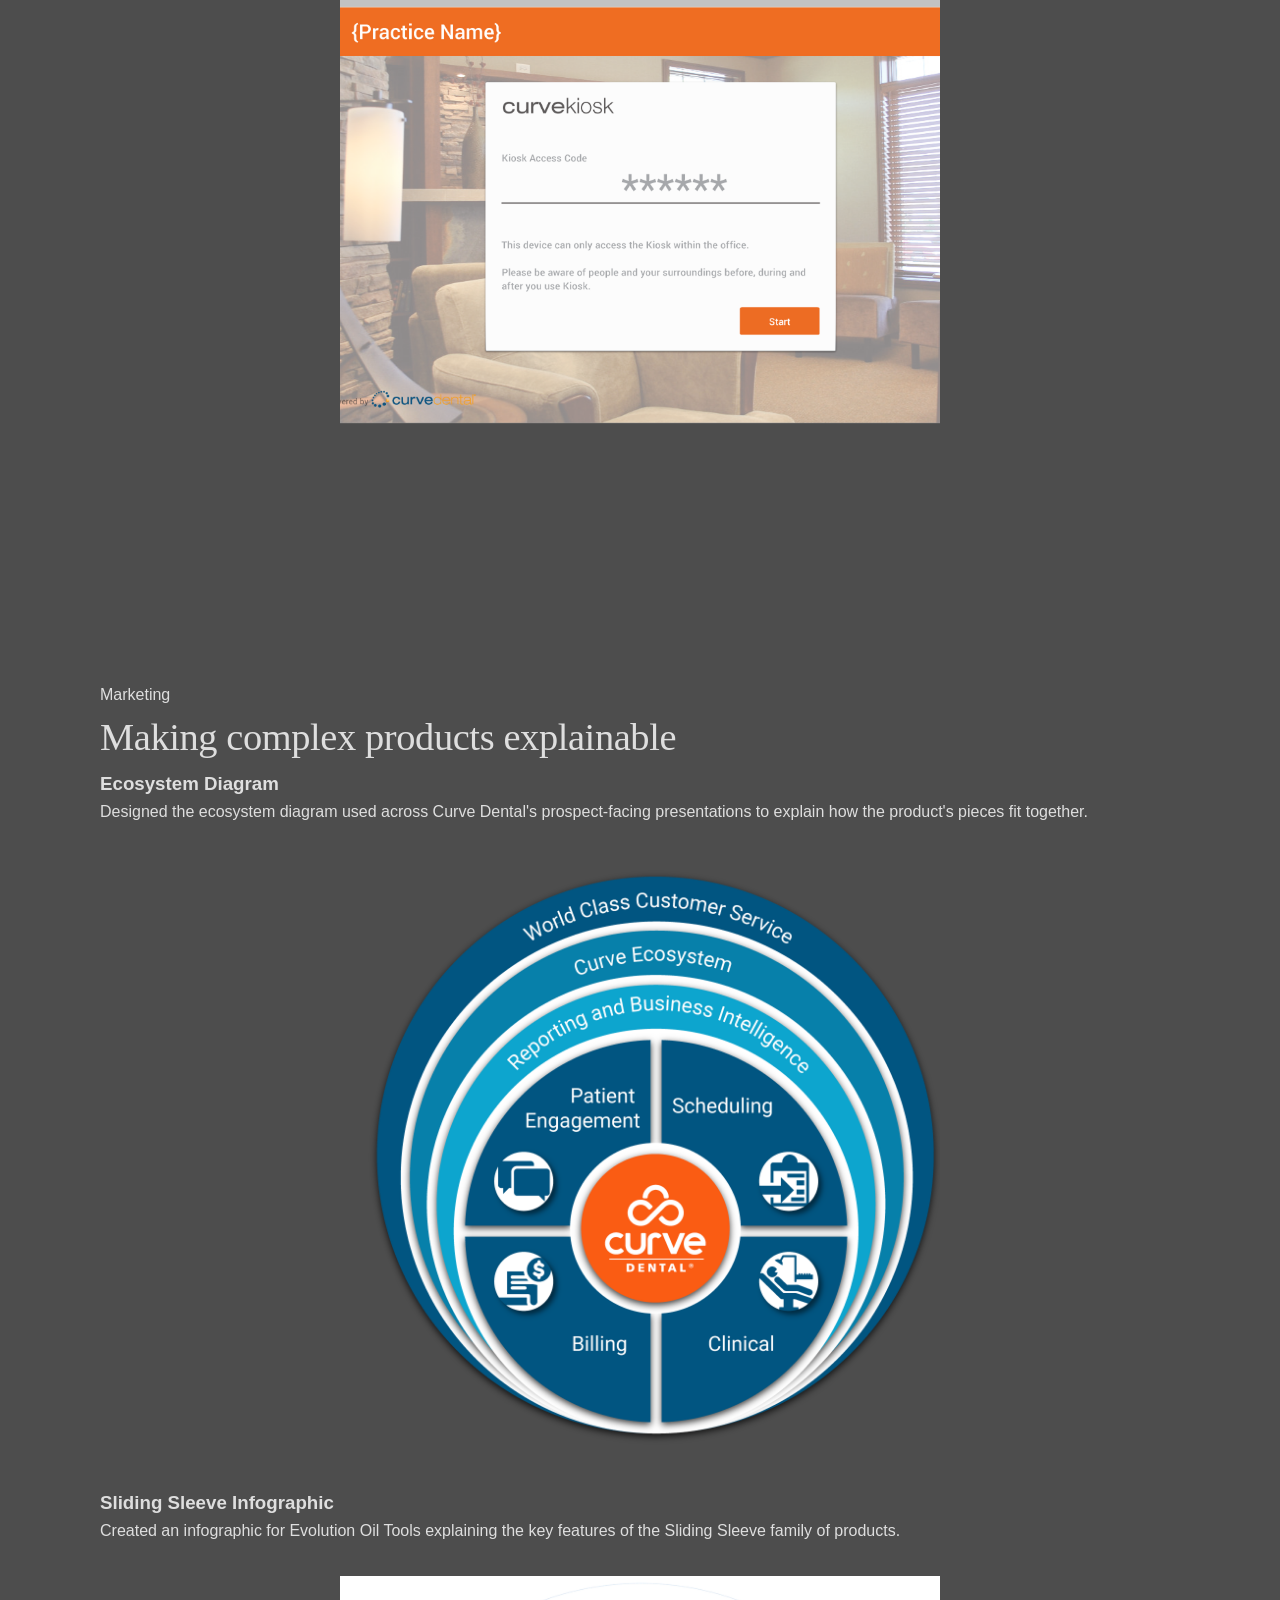
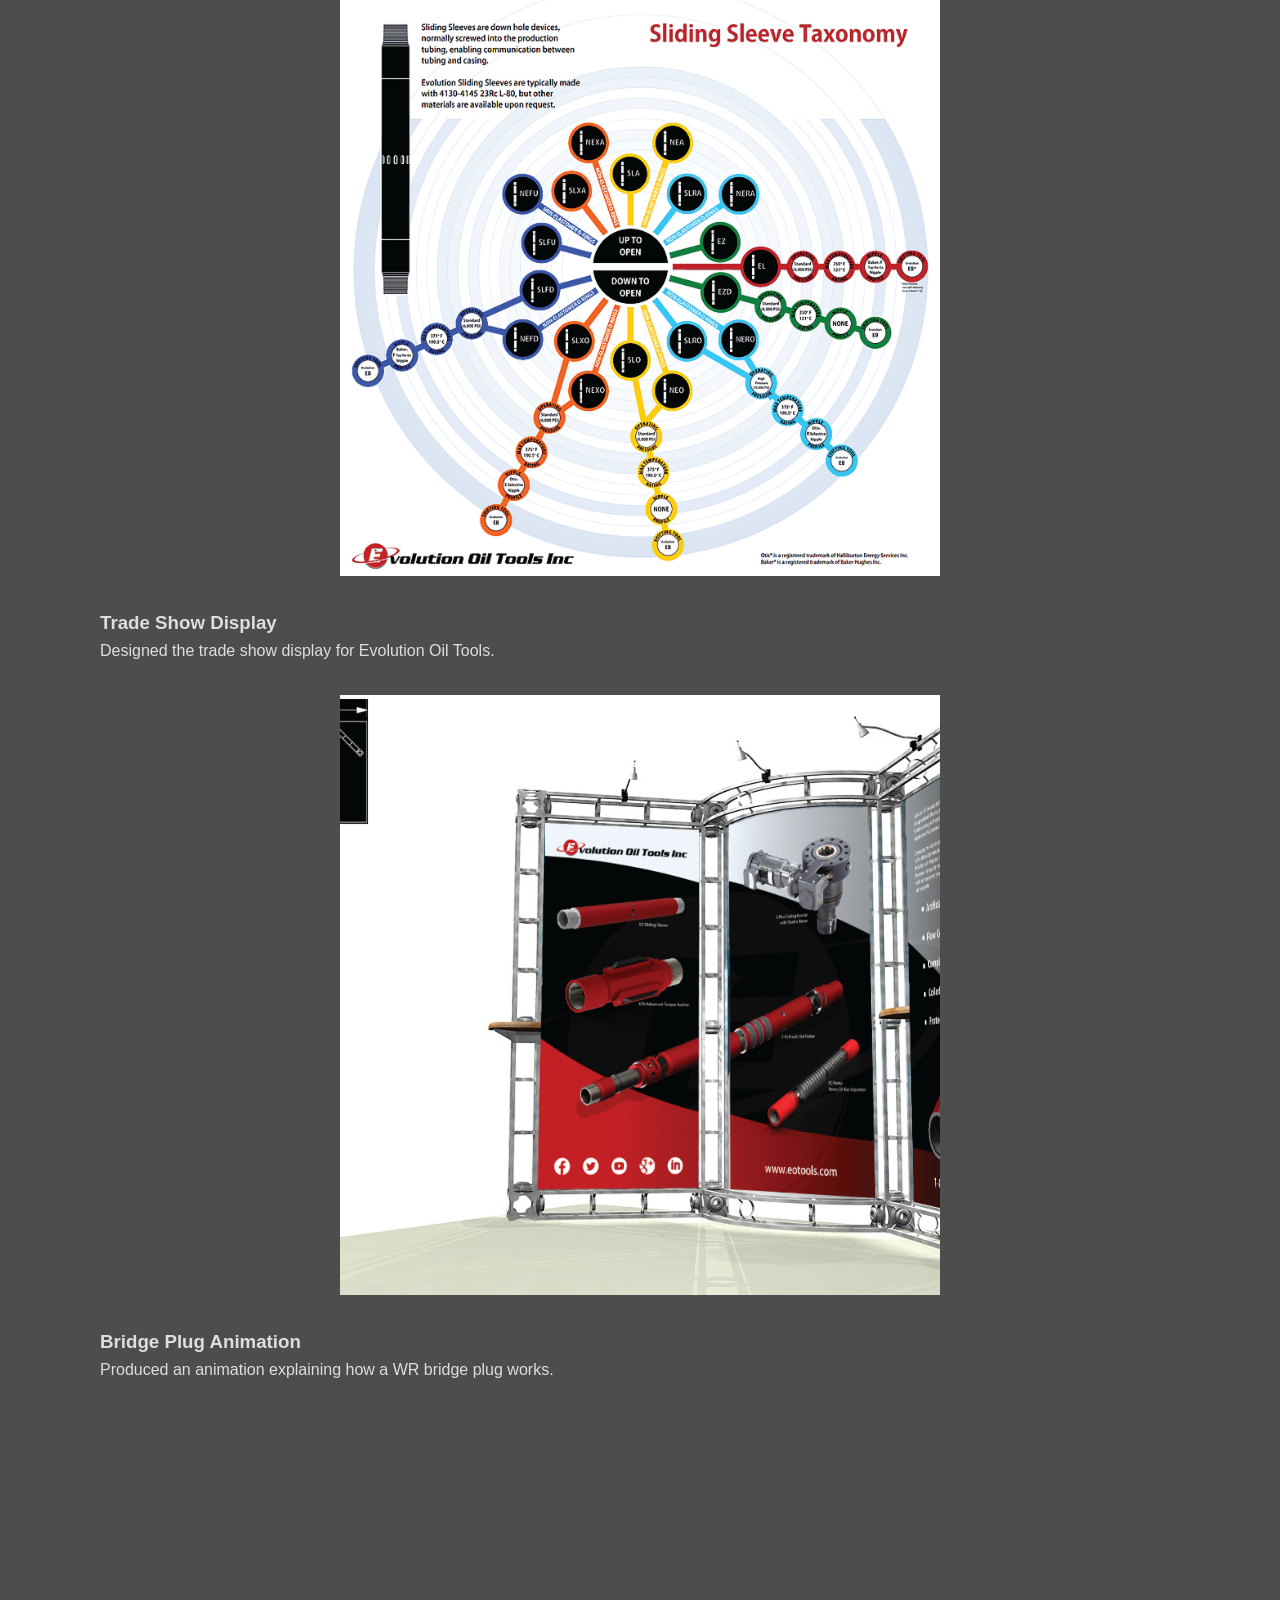
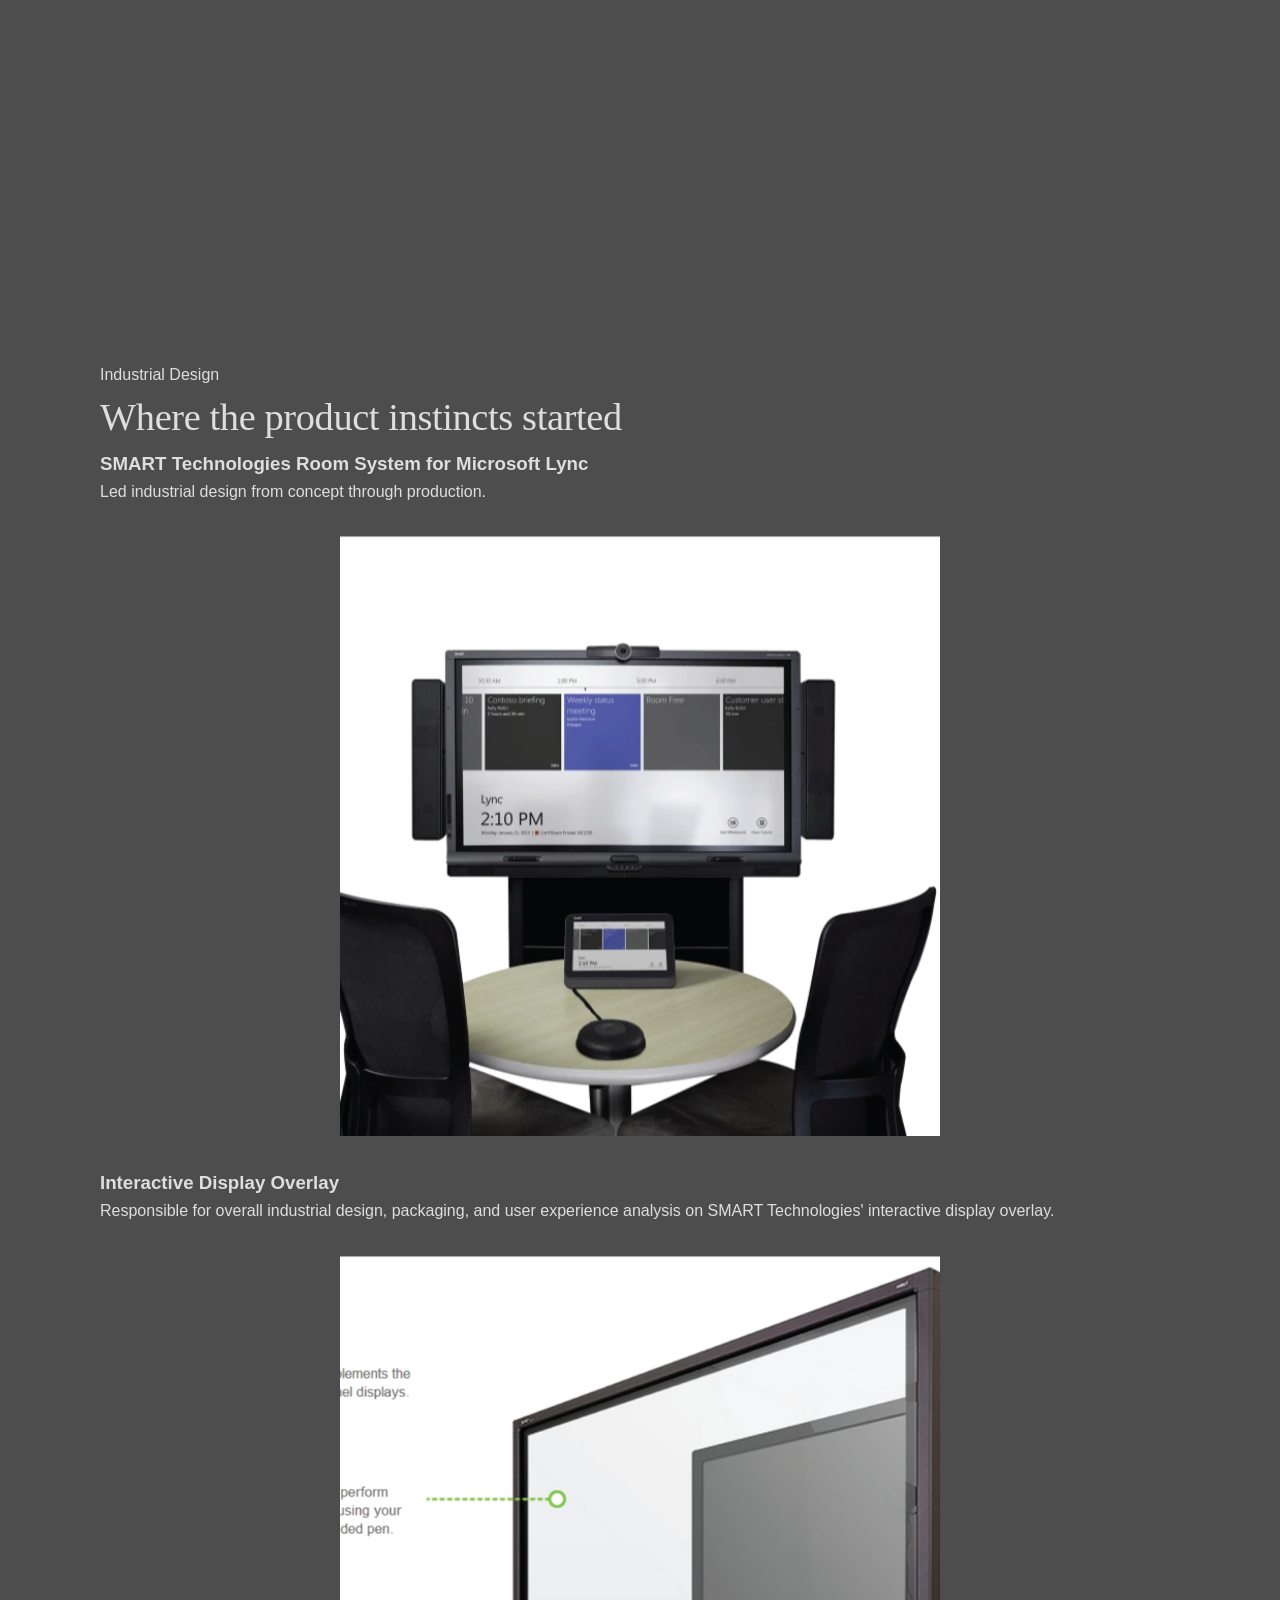
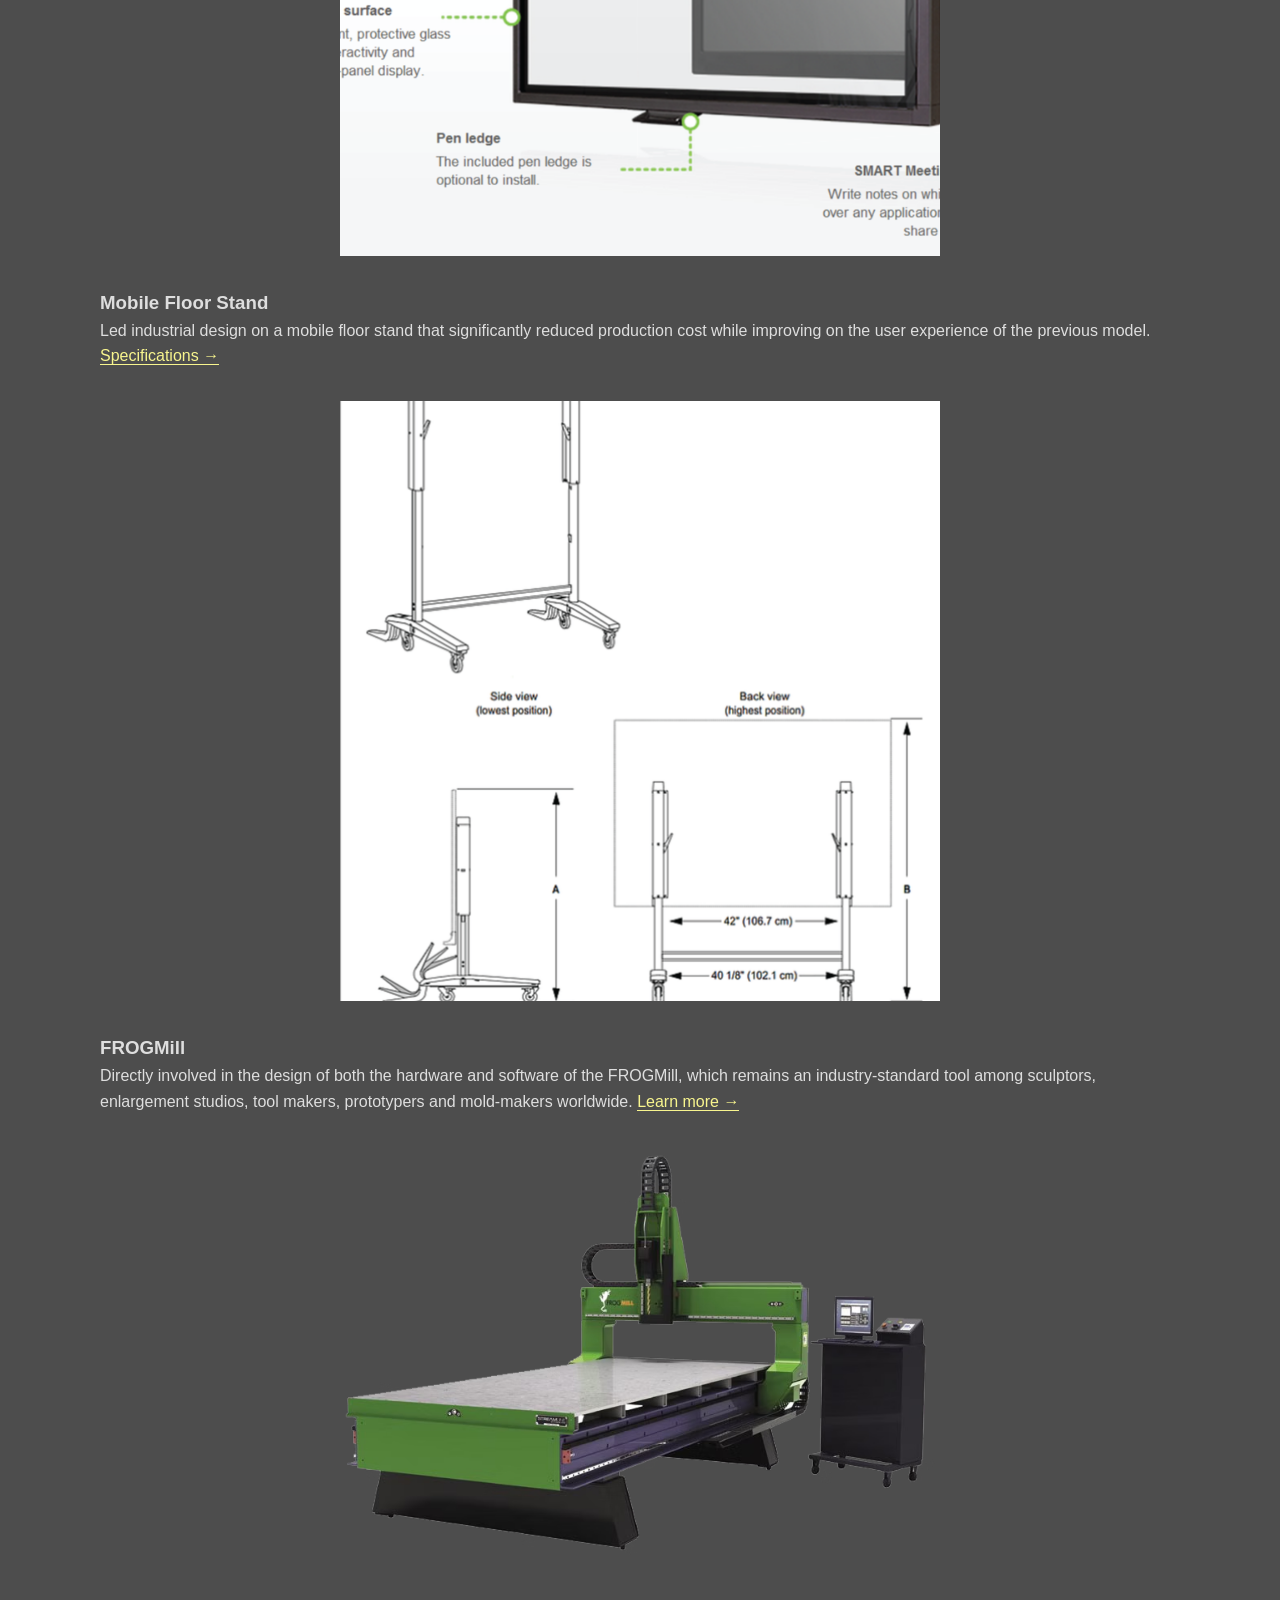
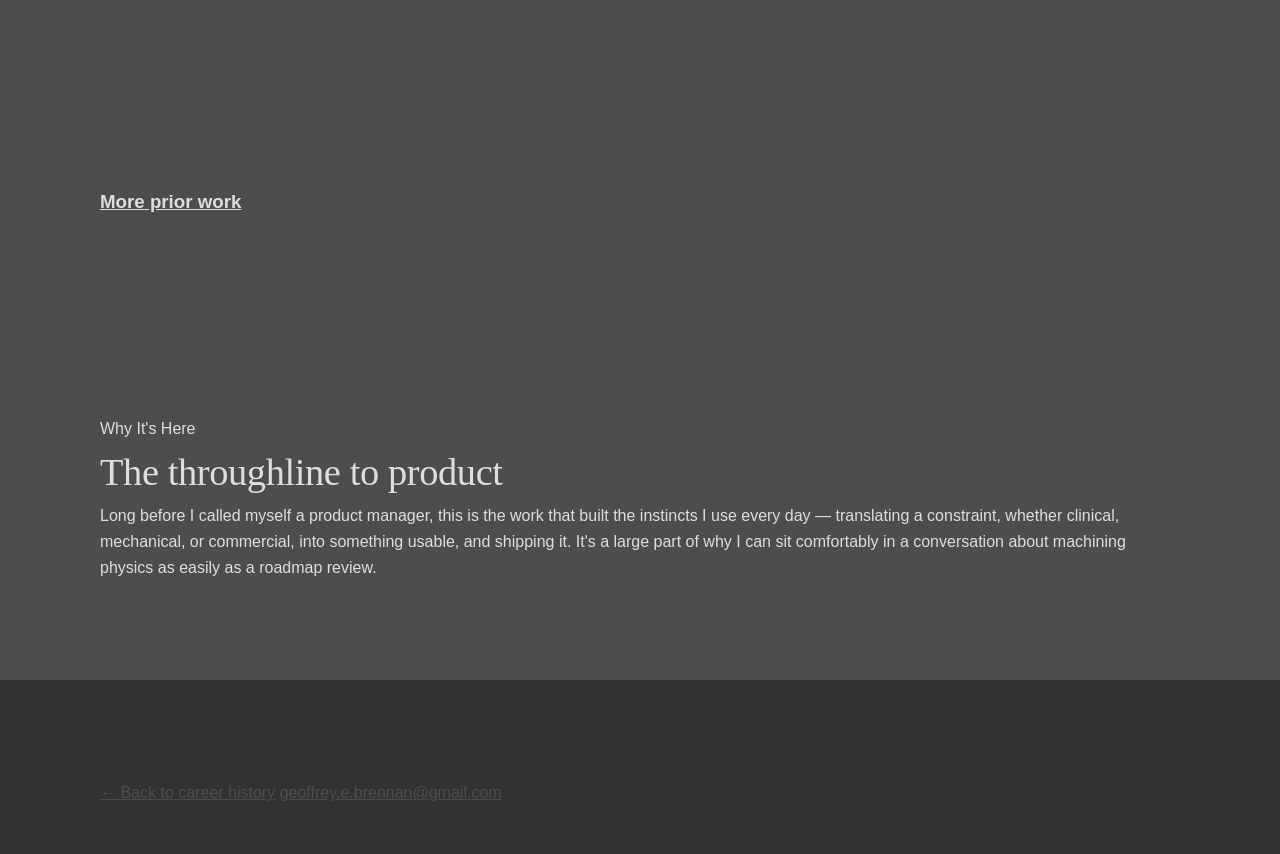
<file: prior_work.html>
<!DOCTYPE html>
<html lang="en">
<head>
<meta charset="UTF-8">
<meta name="viewport" content="width=device-width, initial-scale=1.0">
<title>Prior Work — Geoffrey Brennan</title>
<link rel="icon" type="image/x-icon" href="images/GB-icon.ico">
<meta name="description" content="Selected UX, marketing and industrial design work from earlier in Geoffrey Brennan's career, spanning Curve Dental, Evolution Oil Tools, SMART Technologies and Streamline Automation.">
<link rel="preconnect" href="https://fonts.googleapis.com">
<link rel="preconnect" href="https://fonts.gstatic.com" crossorigin>
<link href="https://fonts.googleapis.com/css2?family=Fraunces:opsz,wght@9..144,300;9..144,400;9..144,500;9..144,600&family=Inter:wght@400;500;600&family=IBM+Plex+Mono:wght@400;500&display=swap" rel="stylesheet">
<link rel="stylesheet" href="styles.css">
</head>
<body>

<header>
  <nav class="nav">
    <a class="nav-mark" href="index.html"><span class="dot"></span>Geoffrey Brennan</a>
    <a class="back-link" href="index.html#history">← Back to portfolio</a>
  </nav>
</header>

<main>

  <section class="hero">
    <div class="eyebrow">Additional Work</div>
    <h1 class="hero-title">A wider view: UX, marketing and industrial design, from CAD to code.</h1>
    <p class="hero-dek">This is a selection of user experience, marketing and industrial design work I've led over the course of my career — early evidence of the same instinct that now drives my product thinking: get close to the constraint, then design past it.</p>
  </section>

  <div class="wrap">
    <div class="titleblock">
      <div><span class="tb-label">Disciplines</span><span class="tb-value">UX, Marketing, Industrial Design</span></div>
      <div><span class="tb-label">Companies</span><span class="tb-value">Curve Dental, Evolution Oil Tools, SMART, Streamline Automation, Heavy Industries</span></div>
      <div><span class="tb-label">Span</span><span class="tb-value">2010 – 2021</span></div>
      <div><span class="tb-label">Format</span><span class="tb-value">Selected Highlights</span></div>
    </div>
  </div>

  <section class="section-rule">
    <div class="wrap reveal">
      <span class="eyebrow">User Experience</span>
      <h2 class="section-title">Interfaces built for real clinical and financial workflows</h2>

      <h3 class="sub-title">Statements</h3>
      <p>Radically upgraded both the back-end financial queries and the patient-facing deliverables behind Curve Dental's billing statements, delivering a substantially better experience for practices and patients alike.</p>
      <img src="images/statements_.png" alt="Screenshot of the redesigned billing statement.">

      <h3 class="sub-title">Who's On Deck</h3>
      <p>A daily summary view of that day's patients — surfacing birthdays, patient and insurance accounts receivable, recare status, new patients, and whether other household members are also visiting — so dental offices can make the operational calls needed to run each day smoothly.</p>
      <img src="images/whos_on_deck.png" alt="Screenshot of the Who's On Deck interface.">

      <h3 class="sub-title">Goals in Business Intelligence Exploration</h3>
      <p>A design exploration into how goal-setting could be built directly into Curve Hero's business intelligence system, letting practices set and track targets rather than just review historical data.</p>
      <img src="images/business_intelligence_goals.png" alt="Screenshot of the Goals in Business Intelligence Exploration interface.">

      <h3 class="sub-title">Online Forms</h3>
      <p>Designed a template builder for cross-platform, responsive patient forms supporting multiple field types, along with a kiosk application for in-office use and an electronic signature feature. <a href="https://www.curvedental.com/online-dental-forms" target="_blank" rel="noopener" style="color:var(--accent); text-decoration:none; border-bottom:1px solid var(--accent);">Feature page →</a></p>
      <img src="images/online_forms.png" alt="Screenshot of the Online Forms interface.">
    </div>
  </section>

  <section class="section-rule">
    <div class="wrap reveal">
      <span class="eyebrow">Marketing</span>
      <h2 class="section-title">Making complex products explainable</h2>

      <h3 class="sub-title">Ecosystem Diagram</h3>
      <p>Designed the ecosystem diagram used across Curve Dental's prospect-facing presentations to explain how the product's pieces fit together.</p>
      <img src="images/curve_ecosystem.png" alt="Screenshot of the Ecosystem Diagram.">

      <h3 class="sub-title">Sliding Sleeve Infographic</h3>
      <p>Created an infographic for Evolution Oil Tools explaining the key features of the Sliding Sleeve family of products.</p>
      <img src="images/evolution_sliding_sleeve_family.png" alt="Screenshot of the Sliding Sleeve Infographic.">

      <h3 class="sub-title">Trade Show Display</h3>
      <p>Designed the trade show display for Evolution Oil Tools.</p>
      <img src="images/evolution_trade_show.png" alt="Screenshot of the Trade Show Display.">

      <h3 class="sub-title">Bridge Plug Animation</h3>
      <p>Produced an animation explaining how a WR bridge plug works. 
        <div style="display:flex; justify-content:center; width:100%; margin-top: 32px; margin-bottom: 32px;">  <iframe width="560" height="315" src="https://www.youtube.com/embed/3XCHUlOq9i4?si=jiTDcPd658EtwF4X" title="YouTube video player" frameborder="0" allow="accelerometer; autoplay; clipboard-write; encrypted-media; gyroscope; picture-in-picture; web-share" referrerpolicy="strict-origin-when-cross-origin" allowfullscreen></iframe></div>
      </p>
    </div>
  </section>

  <section class="section-rule">
    <div class="wrap reveal">
      <span class="eyebrow">Industrial Design</span>
      <h2 class="section-title">Where the product instincts started</h2>

      <h3 class="sub-title">SMART Technologies Room System for Microsoft Lync</h3>
      <p>Led industrial design from concept through production.</p>
      <img src="images/SMART_conference_system.png" alt="Screenshot of the SMART Technologies Room System for Microsoft Lync.">

      <h3 class="sub-title">Interactive Display Overlay</h3>
      <p>Responsible for overall industrial design, packaging, and user experience analysis on SMART Technologies' interactive display overlay.</p>
      <img src="images/SMART_interactive_overlay.png" alt="Screenshot of the Interactive Display Overlay.">

      <h3 class="sub-title">Mobile Floor Stand</h3>
      <p>Led industrial design on a mobile floor stand that significantly reduced production cost while improving on the user experience of the previous model. <a href="http://downloads01.smarttech.com/media/sitecore/en/support/accessory/floorstandfssb/specsheets/specfssb660v21jan14.pdf" target="_blank" rel="noopener" style="color:var(--accent); text-decoration:none; border-bottom:1px solid var(--accent);">Specifications →</a></p>
      <img src="images/SMART_mobile_floor_stand.png" alt="Screenshot of the Mobile Floor Stand.">

      <h3 class="sub-title">FROGMill</h3>
      <p>Directly involved in the design of both the hardware and software of the FROGMill, which remains an industry-standard tool among sculptors, enlargement studios, tool makers, prototypers and mold-makers worldwide. <a href="https://www.frog3d.com/frogmill" target="_blank" rel="noopener" style="color:var(--accent); text-decoration:none; border-bottom:1px solid var(--accent);">Learn more →</a></p>
      <img src="images/frogmill.png" alt="Screenshot of the FROGMill.">
    </div>
  </section>
  <section class="section-rule">
    <div class="wrap reveal">
      <h3 class="sub-title"><a href="https://geoffreybrennan.wixsite.com/geoffreybrennan-id">More prior work</a></h3>
    </div>
    </section>

  <section class="section-rule">
    <div class="wrap reveal">
      <span class="eyebrow">Why It's Here</span>
      <h2 class="section-title">The throughline to product</h2>
      <p>Long before I called myself a product manager, this is the work that built the instincts I use every day — translating a constraint, whether clinical, mechanical, or commercial, into something usable, and shipping it. It's a large part of why I can sit comfortably in a conversation about machining physics as easily as a roadmap review.</p>
    </div>
  </section>

</main>

<footer>
  <div class="wrap">
    <div class="footer-links">
      <a href="index.html#history">← Back to career history</a>
      <a href="mailto:geoffrey.e.brennan@gmail.com">geoffrey.e.brennan@gmail.com</a>
    </div>
  </div>
</footer>

<script>
  const reveals = document.querySelectorAll('.reveal');
  if ('IntersectionObserver' in window) {
    const io = new IntersectionObserver((entries) => {
      entries.forEach(entry => {
        if (entry.isIntersecting) { entry.target.classList.add('in'); io.unobserve(entry.target); }
      });
    }, { threshold: 0.1 });
    reveals.forEach(el => io.observe(el));
  } else {
    reveals.forEach(el => el.classList.add('in'));
  }
</script>

</body>
</html>
</file>
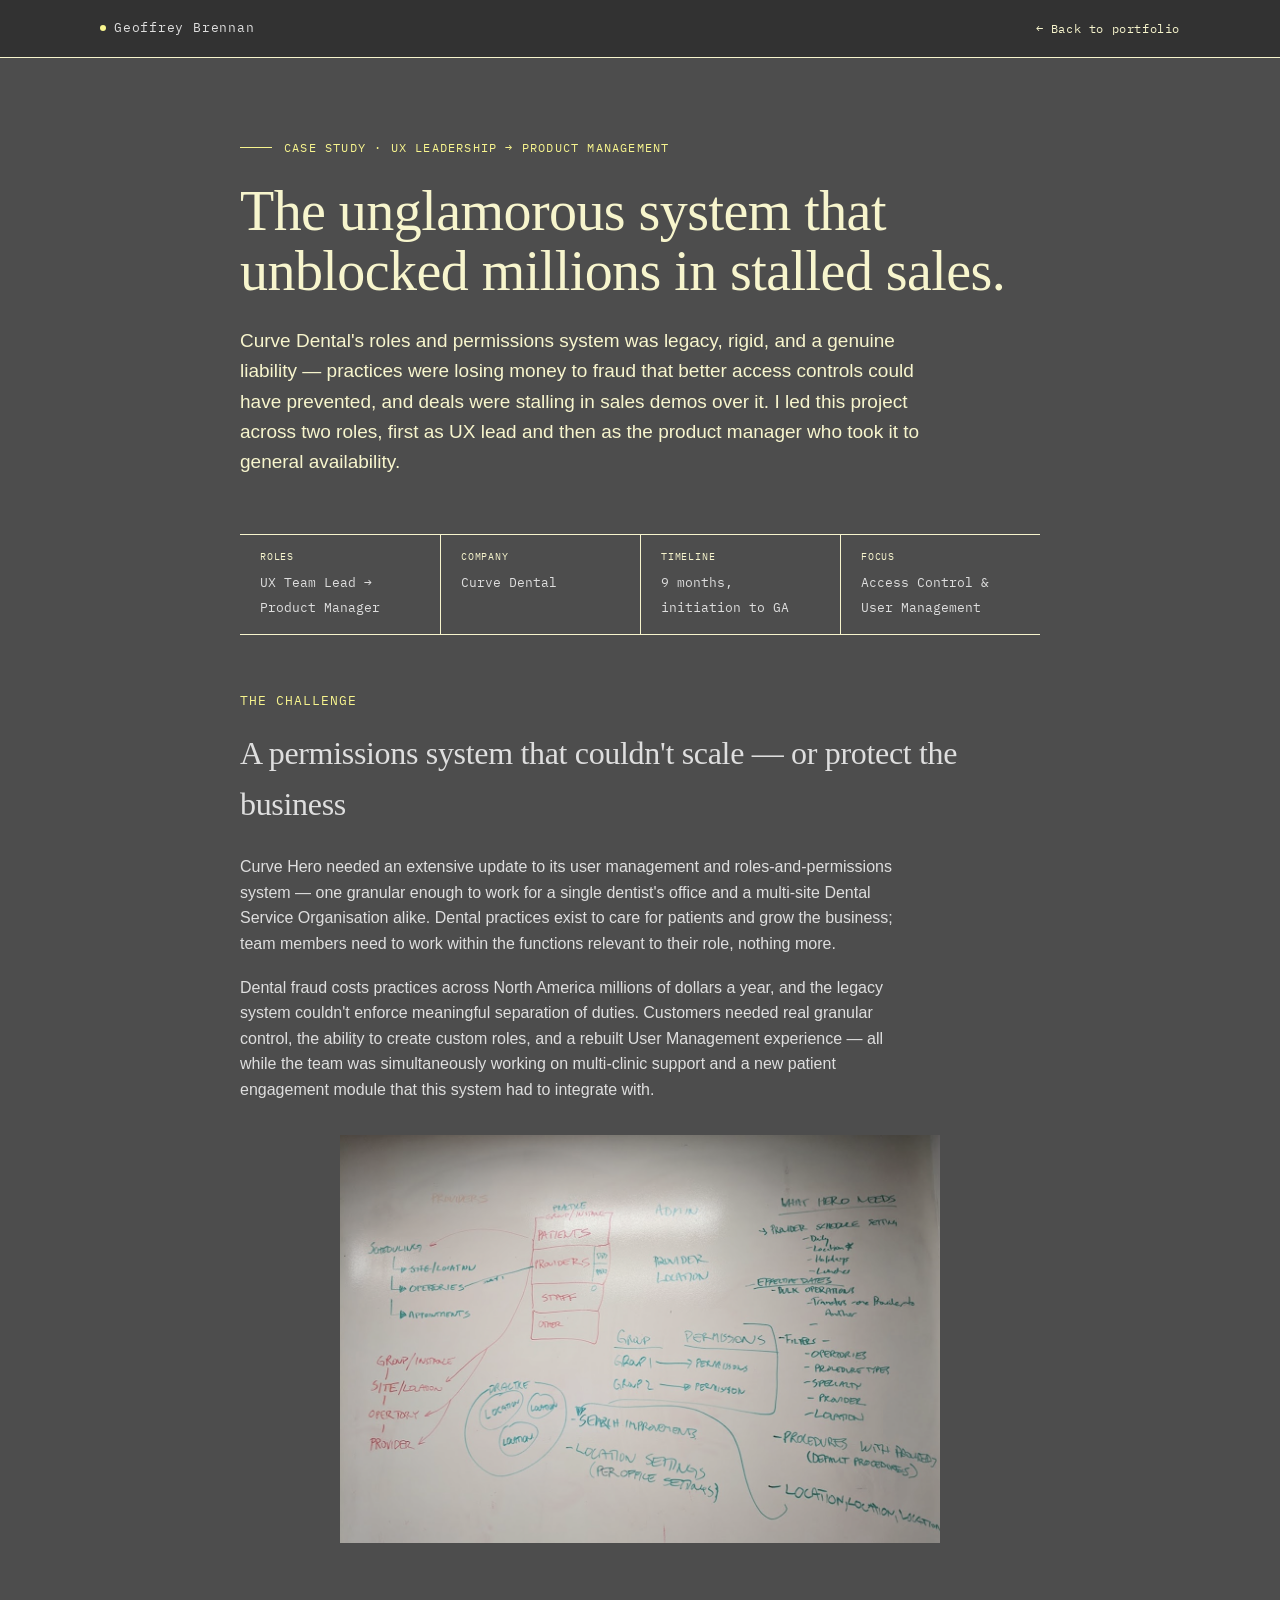
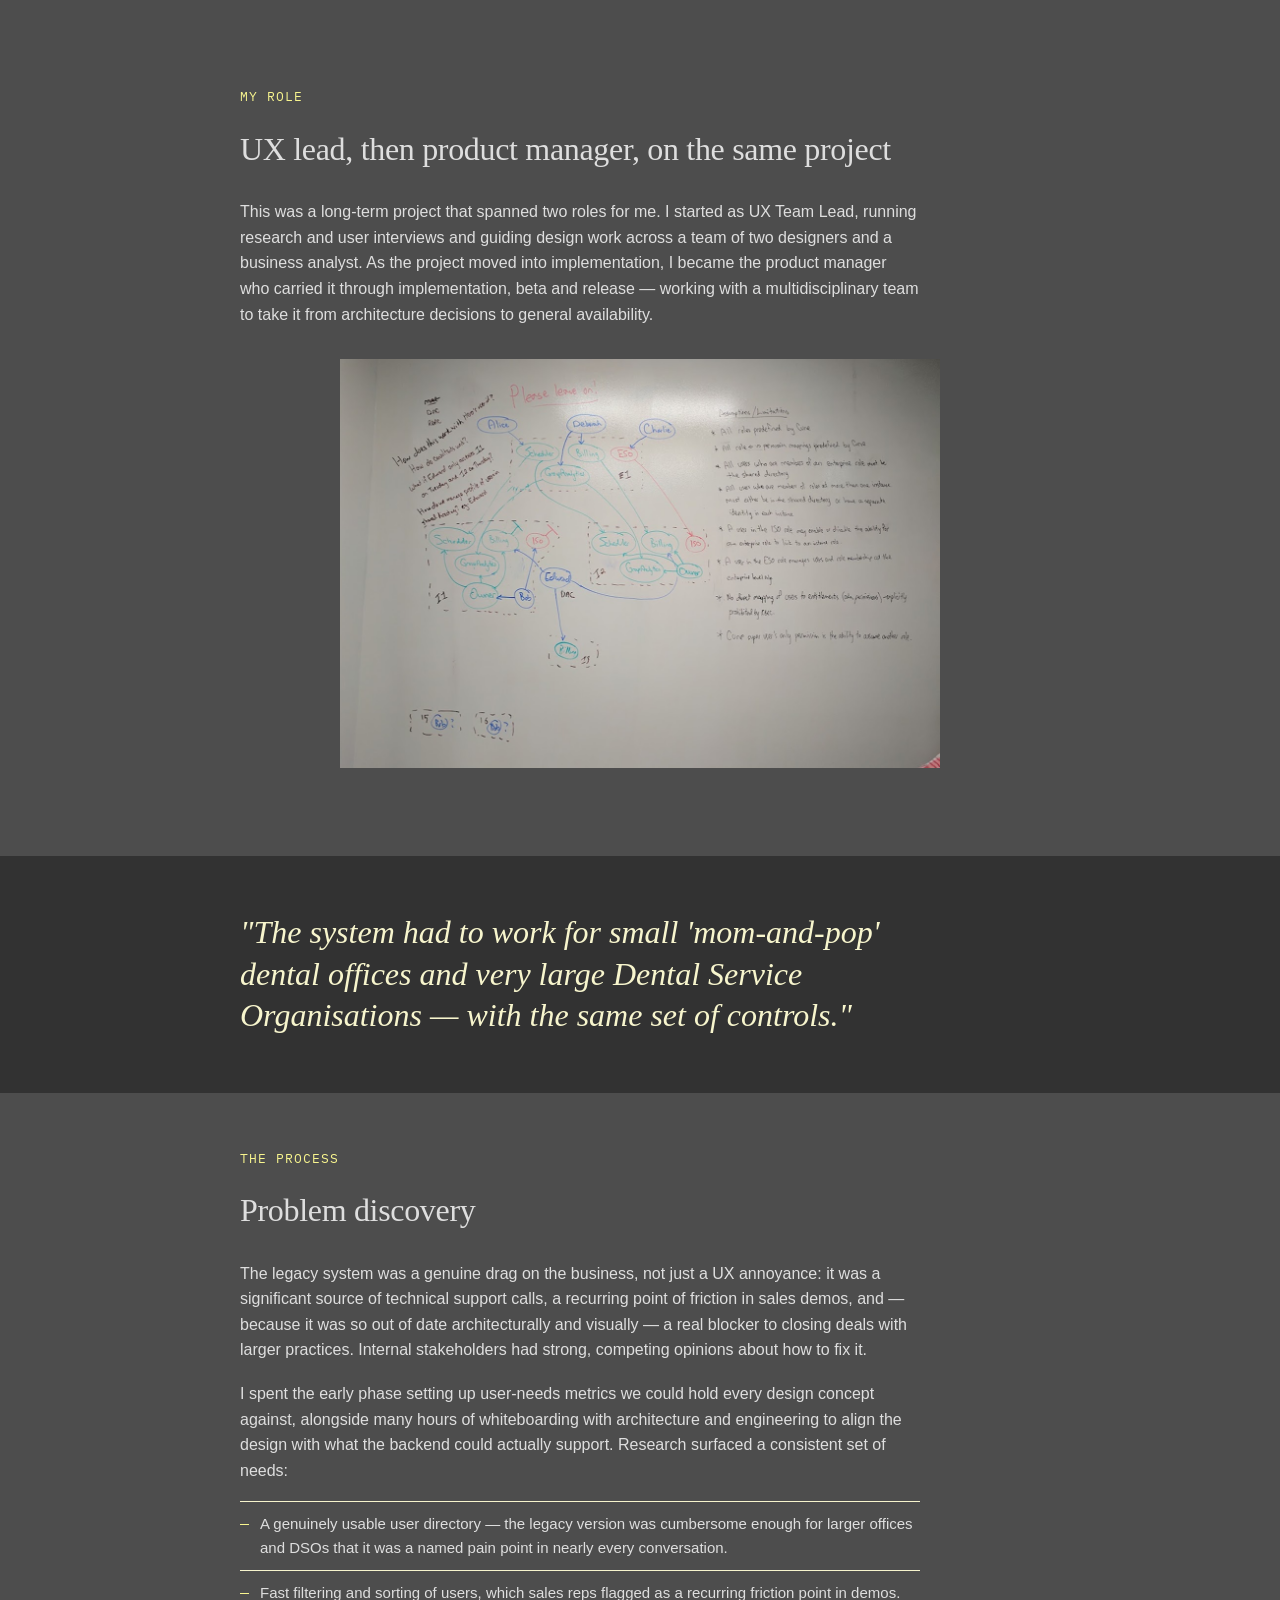
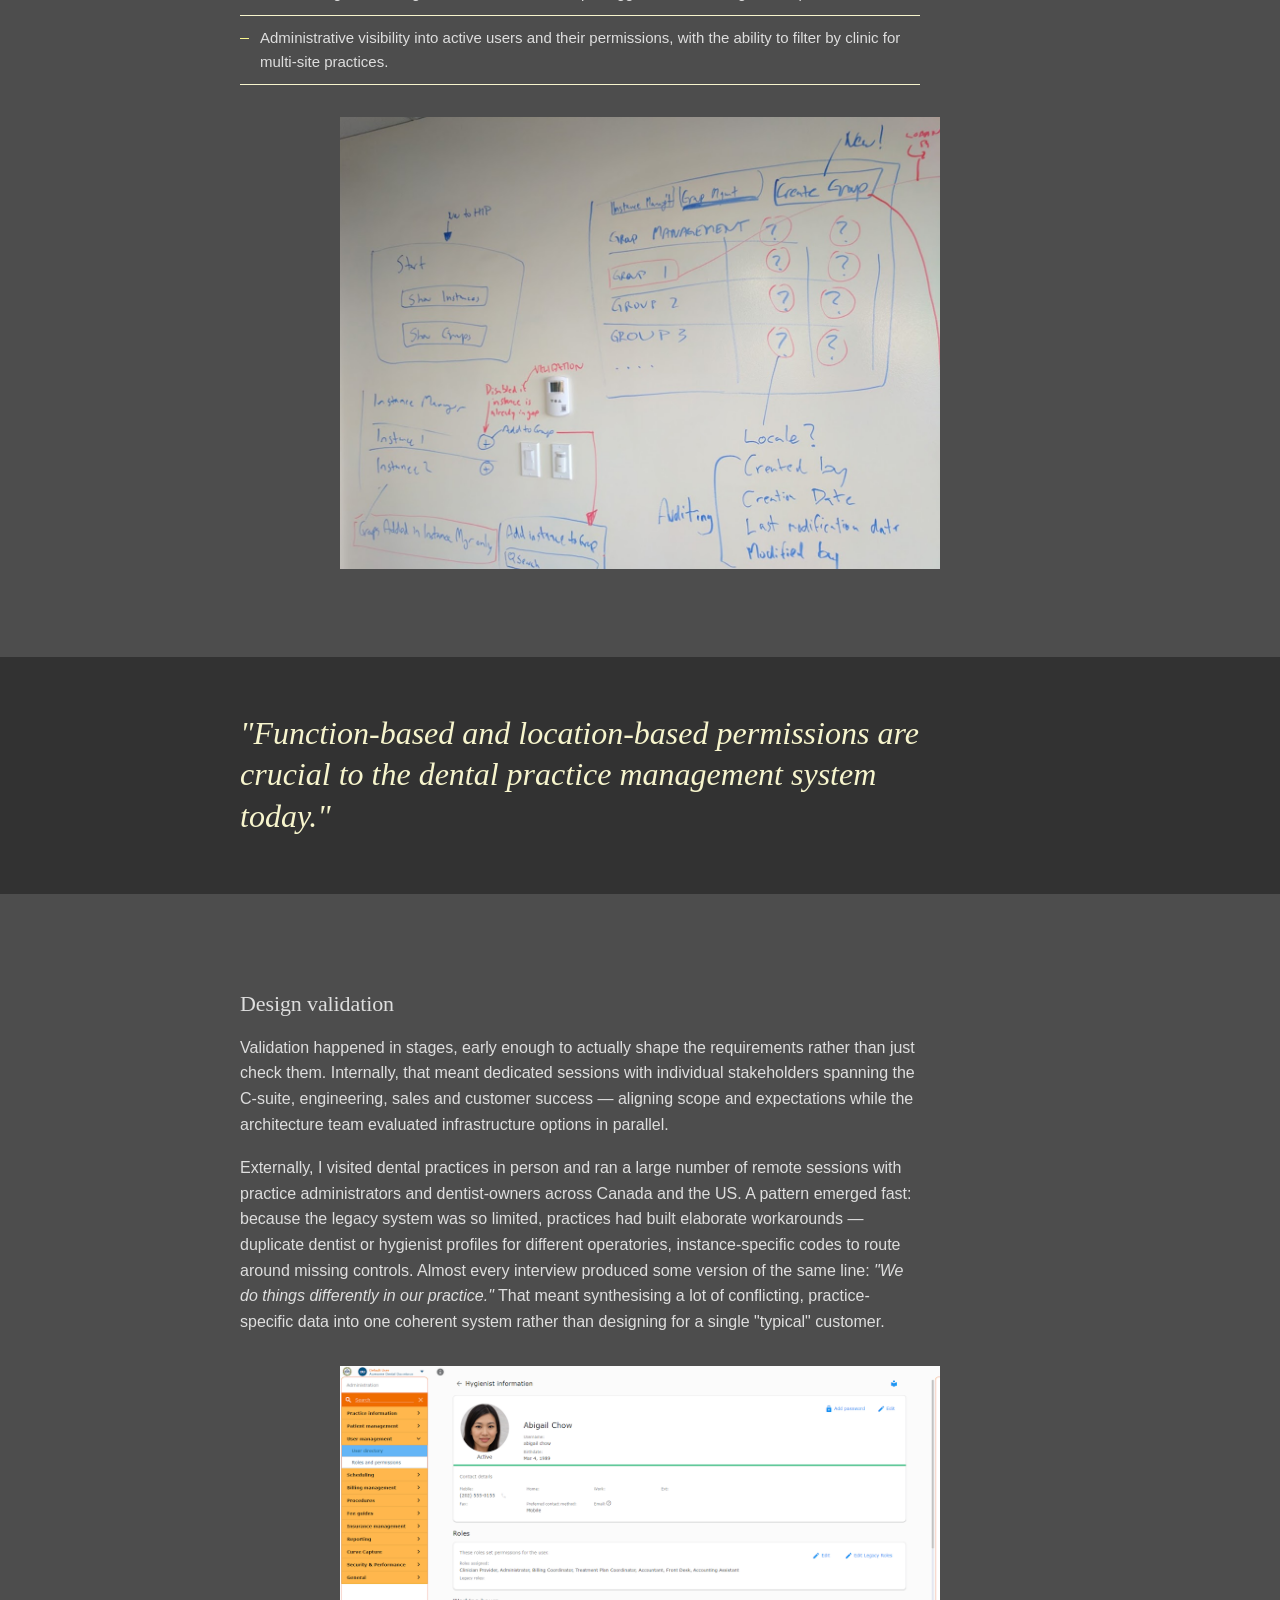
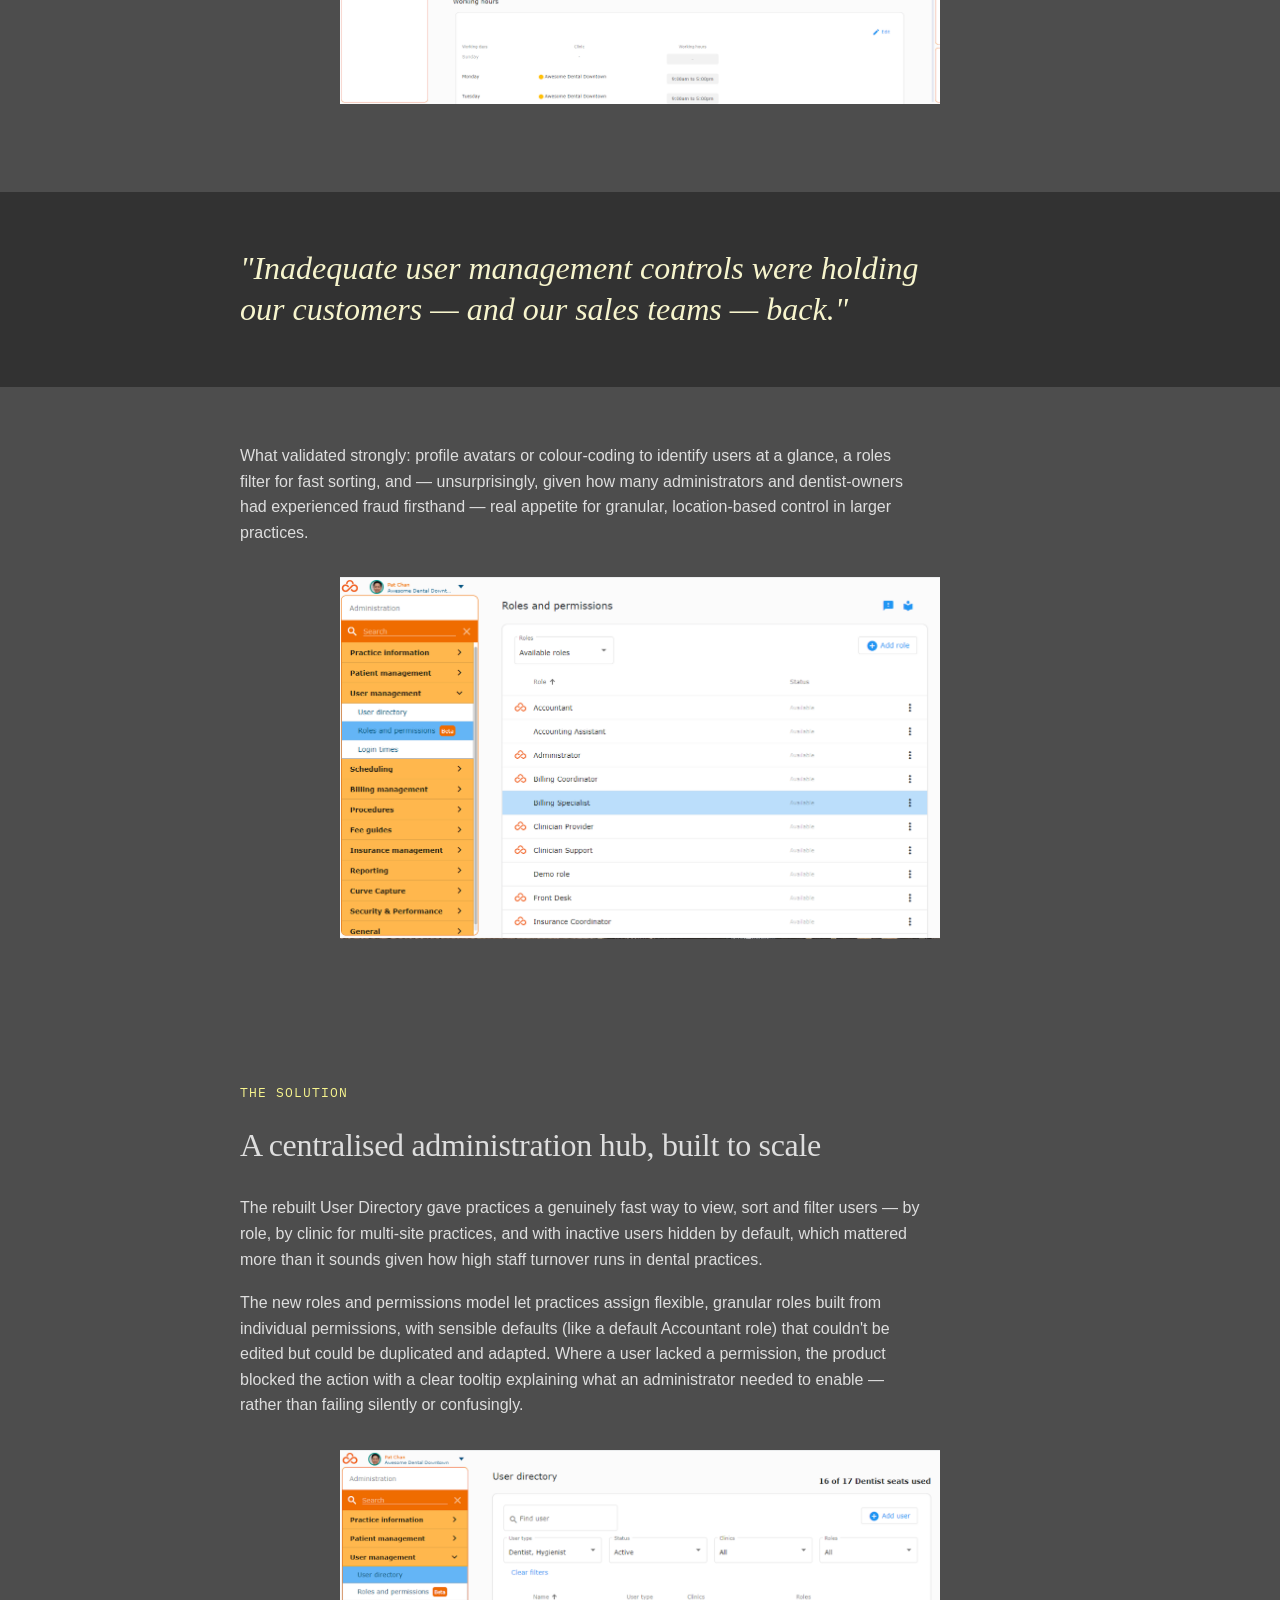
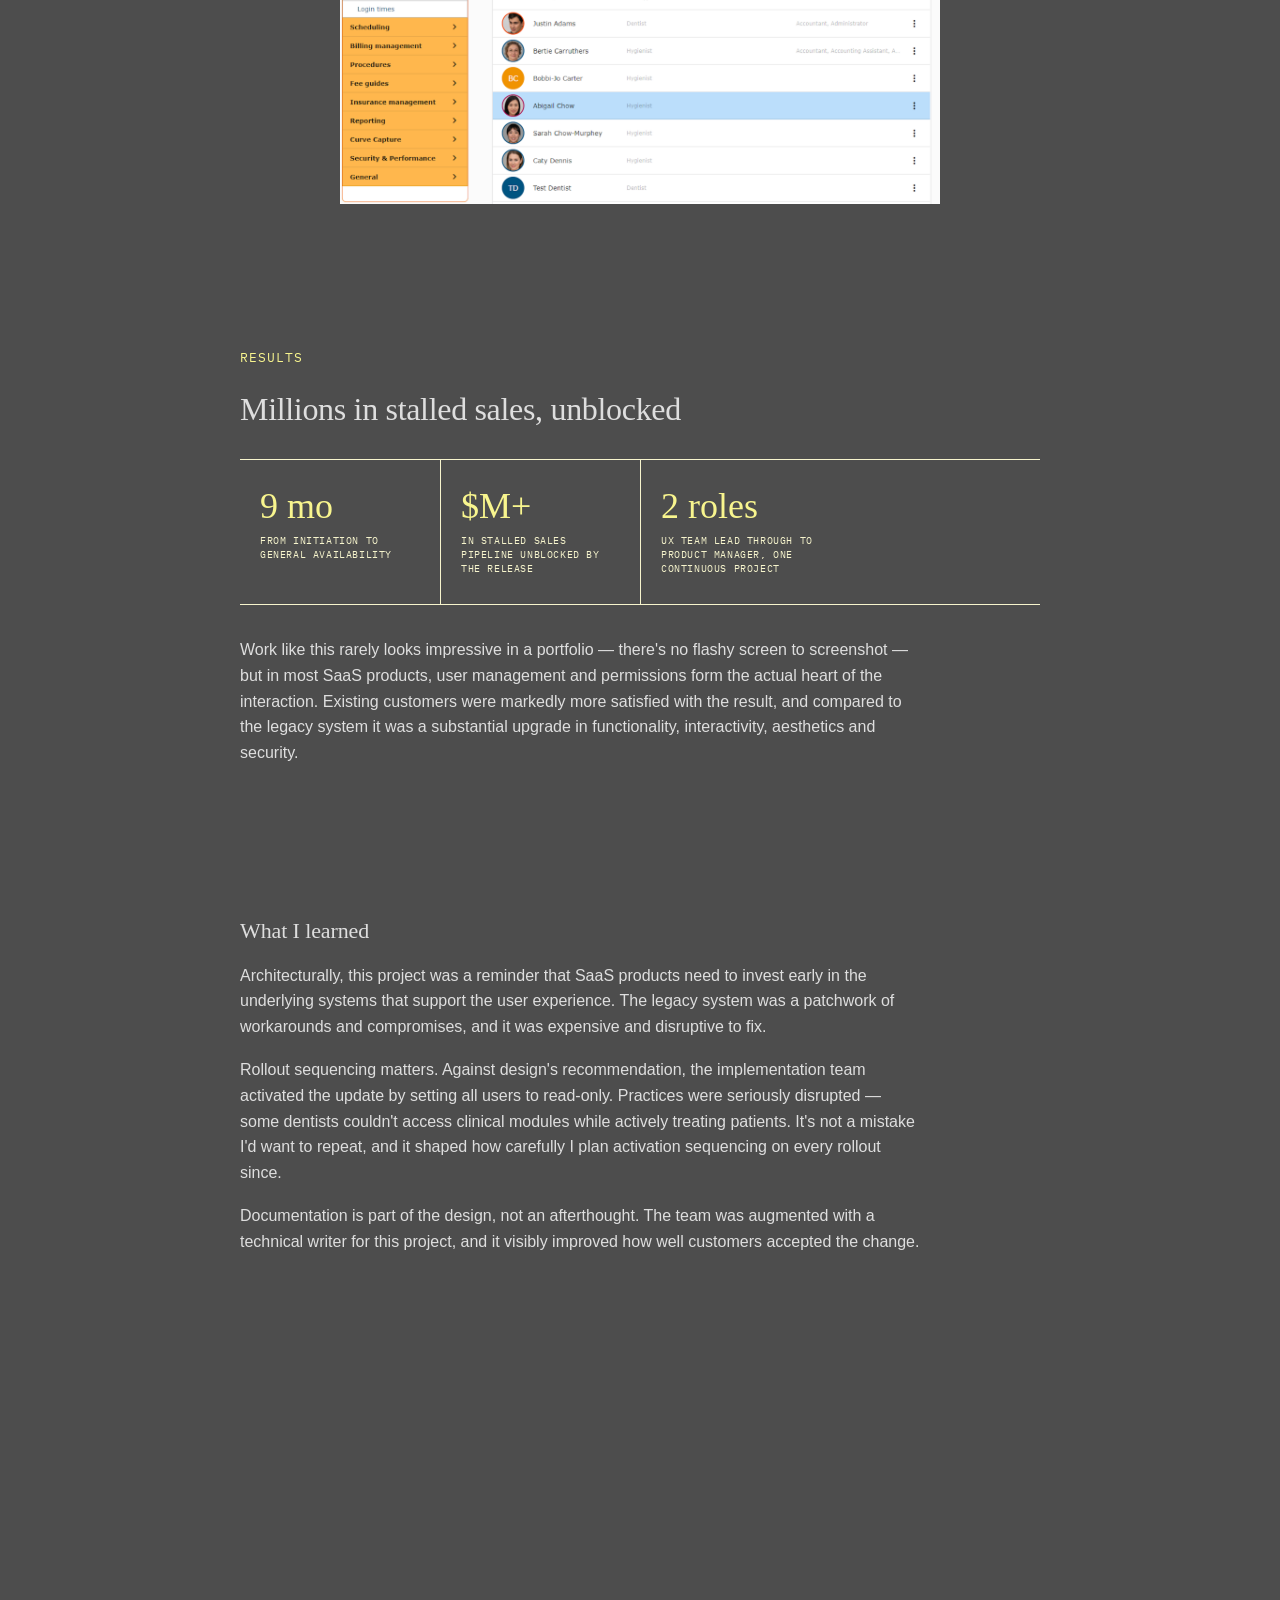
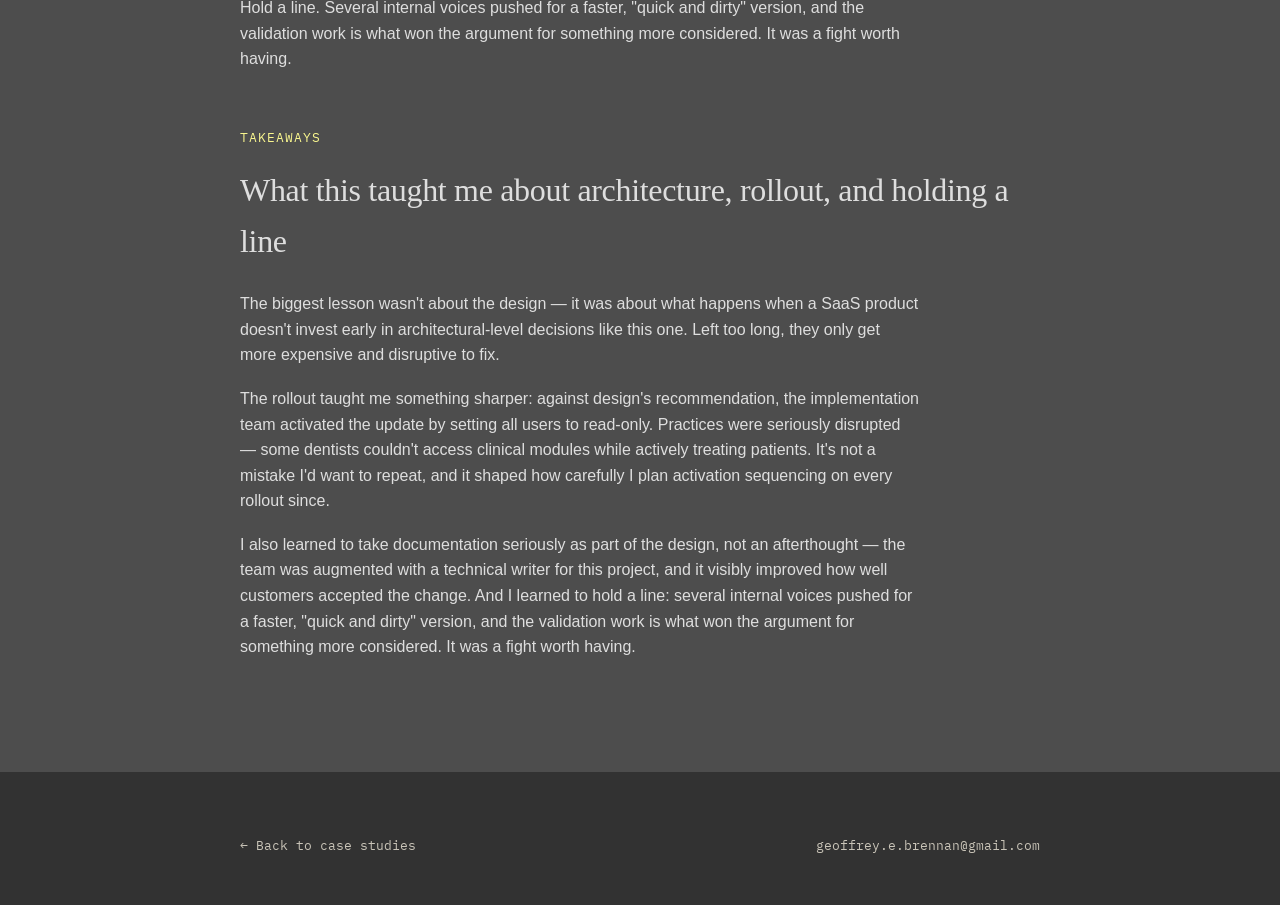
<file: roles-and-permissions.html>
<!DOCTYPE html>
<html lang="en">
<head>
<meta charset="UTF-8">
<meta name="viewport" content="width=device-width, initial-scale=1.0">
<title>Roles &amp; Permissions — Geoffrey Brennan</title>
<link rel="icon" type="image/x-icon" href="images/GB-icon.ico">
<meta name="description" content="Case study: rebuilding Curve Dental's roles and permissions system — from UX leadership through product management to general availability.">
<link rel="preconnect" href="https://fonts.googleapis.com">
<link rel="preconnect" href="https://fonts.gstatic.com" crossorigin>
<link href="https://fonts.googleapis.com/css2?family=Fraunces:opsz,wght@9..144,300;9..144,400;9..144,500;9..144,600&family=Inter:wght@400;500;600&family=IBM+Plex+Mono:wght@400;500&display=swap" rel="stylesheet">
<link rel="stylesheet" href="styles.css">
</head>
<body class="case-study-page">

<header>
  <nav class="nav">
    <a class="nav-mark" href="index.html"><span class="dot"></span>Geoffrey Brennan</a>
    <a class="back-link" href="index.html#work">← Back to portfolio</a>
  </nav>
</header>

<main>

  <section class="hero">
    <div class="hero-eyebrow">Case Study · UX Leadership → Product Management</div>
    <h1 class="hero-title">The unglamorous system that unblocked millions in stalled sales.</h1>
    <p class="hero-dek">Curve Dental's roles and permissions system was legacy, rigid, and a genuine liability — practices were losing money to fraud that better access controls could have prevented, and deals were stalling in sales demos over it. I led this project across two roles, first as UX lead and then as the product manager who took it to general availability.</p>
  </section>

  <div class="wrap">
    <div class="titleblock">
      <div><span class="tb-label">Roles</span><span class="tb-value">UX Team Lead → Product Manager</span></div>
      <div><span class="tb-label">Company</span><span class="tb-value">Curve Dental</span></div>
      <div><span class="tb-label">Timeline</span><span class="tb-value">9 months, initiation to GA</span></div>
      <div><span class="tb-label">Focus</span><span class="tb-value">Access Control & User Management</span></div>
    </div>
  </div>

  <section class="section-rule">
    <div class="wrap reveal">
      <span class="eyebrow">The Challenge</span>
      <h2 class="section-title">A permissions system that couldn't scale — or protect the business</h2>
      <p>Curve Hero needed an extensive update to its user management and roles-and-permissions system — one granular enough to work for a single dentist's office and a multi-site Dental Service Organisation alike. Dental practices exist to care for patients and grow the business; team members need to work within the functions relevant to their role, nothing more.</p>
      <p>Dental fraud costs practices across North America millions of dollars a year, and the legacy system couldn't enforce meaningful separation of duties. Customers needed real granular control, the ability to create custom roles, and a rebuilt User Management experience — all while the team was simultaneously working on multi-clinic support and a new patient engagement module that this system had to integrate with.</p>
      <img src="images\roles_and_permissions_whiteboard.png">
    </div>
  </section>

  <section class="section-rule">
    <div class="wrap reveal">
      <span class="eyebrow">My Role</span>
      <h2 class="section-title">UX lead, then product manager, on the same project</h2>
      <p>This was a long-term project that spanned two roles for me. I started as UX Team Lead, running research and user interviews and guiding design work across a team of two designers and a business analyst. As the project moved into implementation, I became the product manager who carried it through implementation, beta and release — working with a multidisciplinary team to take it from architecture decisions to general availability.</p>
      <img src="images\roles_and_permissions_whiteboard2.png">
    </div>
  </section>

  <div class="pullquote">
    <div class="wrap">
      <p>"The system had to work for small 'mom-and-pop' dental offices and very large Dental Service Organisations — with the same set of controls."</p>
    </div>
  </div>

  <section class="section-rule">
    <div class="wrap reveal">
      <span class="eyebrow">The Process</span>
      <h2 class="section-title">Problem discovery</h2>
      <p>The legacy system was a genuine drag on the business, not just a UX annoyance: it was a significant source of technical support calls, a recurring point of friction in sales demos, and — because it was so out of date architecturally and visually — a real blocker to closing deals with larger practices. Internal stakeholders had strong, competing opinions about how to fix it.</p>
      <p>I spent the early phase setting up user-needs metrics we could hold every design concept against, alongside many hours of whiteboarding with architecture and engineering to align the design with what the backend could actually support. Research surfaced a consistent set of needs:</p>
      <ul class="detail-list">
        <li>A genuinely usable user directory — the legacy version was cumbersome enough for larger offices and DSOs that it was a named pain point in nearly every conversation.</li>
        <li>Fast filtering and sorting of users, which sales reps flagged as a recurring friction point in demos.</li>
        <li>Administrative visibility into active users and their permissions, with the ability to filter by clinic for multi-site practices.</li>
      </ul>
      <img src="images\roles_and_permissions_whiteboard3.png">
    </div>
  </section>

  <div class="pullquote">
    <div class="wrap">
      <p>"Function-based and location-based permissions are crucial to the dental practice management system today."</p>
    </div>
  </div>

  <section class="section-rule">
    <div class="wrap reveal">
      <h3 class="sub-title">Design validation</h3>
      <p>Validation happened in stages, early enough to actually shape the requirements rather than just check them. Internally, that meant dedicated sessions with individual stakeholders spanning the C-suite, engineering, sales and customer success — aligning scope and expectations while the architecture team evaluated infrastructure options in parallel.</p>
      <p>Externally, I visited dental practices in person and ran a large number of remote sessions with practice administrators and dentist-owners across Canada and the US. A pattern emerged fast: because the legacy system was so limited, practices had built elaborate workarounds — duplicate dentist or hygienist profiles for different operatories, instance-specific codes to route around missing controls. Almost every interview produced some version of the same line: <em>"We do things differently in our practice."</em> That meant synthesising a lot of conflicting, practice-specific data into one coherent system rather than designing for a single "typical" customer.</p>
      <img src="images/roles_and_permissions_screenshot.png">
    </div>
  </section>

  <div class="pullquote">
    <div class="wrap">
      <p>"Inadequate user management controls were holding our customers — and our sales teams — back."</p>
    </div>
  </div>

  <section class="section-rule">
    <div class="wrap reveal">
      <p>What validated strongly: profile avatars or colour-coding to identify users at a glance, a roles filter for fast sorting, and — unsurprisingly, given how many administrators and dentist-owners had experienced fraud firsthand — real appetite for granular, location-based control in larger practices.</p>
      <img src="images/roles_and_permissions_screenshot2.png">
    </div>
  </section>

  <section class="section-rule">
    <div class="wrap reveal">
      <span class="eyebrow">The Solution</span>
      <h2 class="section-title">A centralised administration hub, built to scale</h2>
      <p>The rebuilt User Directory gave practices a genuinely fast way to view, sort and filter users — by role, by clinic for multi-site practices, and with inactive users hidden by default, which mattered more than it sounds given how high staff turnover runs in dental practices.</p>
      <p>The new roles and permissions model let practices assign flexible, granular roles built from individual permissions, with sensible defaults (like a default Accountant role) that couldn't be edited but could be duplicated and adapted. Where a user lacked a permission, the product blocked the action with a clear tooltip explaining what an administrator needed to enable — rather than failing silently or confusingly.</p>
      <img src="images/roles_and_permissions_screenshot3.png">
    </div>
  </section>

  <section class="section-rule">
    <div class="wrap reveal">
      <span class="eyebrow">Results</span>
      <h2 class="section-title">Millions in stalled sales, unblocked</h2>
    </div>
    <div class="wrap reveal">
      <div class="specsheet">
        <div class="spec">
          <div class="spec-value">9 mo</div>
          <div class="spec-label">From initiation to general availability</div>
        </div>
        <div class="spec">
          <div class="spec-value">$M+</div>
          <div class="spec-label">In stalled sales pipeline unblocked by the release</div>
        </div>
        <div class="spec">
          <div class="spec-value">2 roles</div>
          <div class="spec-label">UX Team Lead through to Product Manager, one continuous project</div>
        </div>
      </div>
    </div>
    <div class="wrap reveal" style="margin-top:32px;">
      <p>Work like this rarely looks impressive in a portfolio — there's no flashy screen to screenshot — but in most SaaS products, user management and permissions form the actual heart of the interaction. Existing customers were markedly more satisfied with the result, and compared to the legacy system it was a substantial upgrade in functionality, interactivity, aesthetics and security.</p>
    </div>
  </section>
  <section class="section-rule">
    <div class="wrap reveal">
      <h3 class="sub-title">What I learned</h3>
      <p>Architecturally, this project was a reminder that SaaS products need to invest early in the underlying systems that support the user experience. The legacy system was a patchwork of workarounds and compromises, and it was expensive and disruptive to fix.</p>
      <p>Rollout sequencing matters. Against design's recommendation, the implementation team activated the update by setting all users to read-only. Practices were seriously disrupted — some dentists couldn't access clinical modules while actively treating patients. It's not a mistake I'd want to repeat, and it shaped how carefully I plan activation sequencing on every rollout since.</p>
      <p>Documentation is part of the design, not an afterthought. The team was augmented with a technical writer for this project, and it visibly improved how well customers accepted the change.</p>
      <div>
      <iframe width="560" height="315" src="https://www.youtube.com/embed/iIMJXXHSKDk?si=jBJvMujheTP1qFs4" title="YouTube video player" frameborder="0" allow="accelerometer; autoplay; clipboard-write; encrypted-media; gyroscope; picture-in-picture; web-share" referrerpolicy="strict-origin-when-cross-origin" allowfullscreen></iframe></div>
      <p>Hold a line. Several internal voices pushed for a faster, "quick and dirty" version, and the validation work is what won the argument for something more considered. It was a fight worth having.</p>
    </div>

  <section>
    <div class="wrap reveal">
      <span class="eyebrow">Takeaways</span>
      <h2 class="section-title">What this taught me about architecture, rollout, and holding a line</h2>
      <p>The biggest lesson wasn't about the design — it was about what happens when a SaaS product doesn't invest early in architectural-level decisions like this one. Left too long, they only get more expensive and disruptive to fix.</p>
      <p>The rollout taught me something sharper: against design's recommendation, the implementation team activated the update by setting all users to read-only. Practices were seriously disrupted — some dentists couldn't access clinical modules while actively treating patients. It's not a mistake I'd want to repeat, and it shaped how carefully I plan activation sequencing on every rollout since.</p>
      <p>I also learned to take documentation seriously as part of the design, not an afterthought — the team was augmented with a technical writer for this project, and it visibly improved how well customers accepted the change. And I learned to hold a line: several internal voices pushed for a faster, "quick and dirty" version, and the validation work is what won the argument for something more considered. It was a fight worth having.</p>
    </div>
  </section>

</main>

<footer>
  <div class="wrap">
    <div class="footer-links">
      <a href="index.html#work">← Back to case studies</a>
      <a href="mailto:geoffrey.e.brennan@gmail.com">geoffrey.e.brennan@gmail.com</a>
    </div>
  </div>
</footer>

<script>
  const reveals = document.querySelectorAll('.reveal');
  if('IntersectionObserver' in window){
    const io = new IntersectionObserver((entries)=>{
      entries.forEach(entry=>{
        if(entry.isIntersecting){ entry.target.classList.add('in'); io.unobserve(entry.target); }
      });
    }, {threshold:0.1});
    reveals.forEach(el=>io.observe(el));
  } else {
    reveals.forEach(el=>el.classList.add('in'));
  }
</script>

</body>
</html>
</file>
<file: styles.css>
:root {
  --paper: #4D4D4D;
  --paper-alt: #d8e3f7;
  --header: #323232;
  --ink: #DEDEDE;
  --muted: #f7f5cd;
  --rule: #f7f5cd;
  --accent: #F8F58E ;
  --accent-soft: #f7f5cd;
  --brass: #F8F58E;
  --font-display: 'Playfair Display', serif;
  --font-body: 'Open Sans', -apple-system, BlinkMacSystemFont, 'Segoe UI', sans-serif;
  --font-mono: 'IBM Plex Mono', 'SFMono-Regular', Consolas, monospace;
  --measure: 620px;
}

* { box-sizing: border-box; margin: 0; padding: 0; }
html { scroll-behavior: smooth; }
body {
  background: var(--paper);
  color: var(--ink);
  font-family: var(--font-body);
  font-size: 16px;
  line-height: 1.6;
  -webkit-font-smoothing: antialiased;
}

@media (prefers-reduced-motion: reduce) {
  html { scroll-behavior: auto; }
  *, *::before, *::after { animation-duration: 0.01ms !important; transition-duration: 0.01ms !important; }
}

a { color: inherit; }
img { display: block; max-width: 100%; height: auto; }

.wrap {
  max-width: 1160px;
  margin: 0 auto;
  padding: 0 40px;
}

.titleblock {
  display: grid;
  grid-template-columns: repeat(4, 1fr);
  border-top: 1px solid var(--rule);
  border-bottom: 1px solid var(--rule);
}

.titleblock div {
  padding: 10px 16px;
  border-left: 1px solid var(--rule);
}

.titleblock div:first-child { border-left: none; }
.titleblock .tb-label {
  font-family: var(--font-mono);
  font-size: 11px;
  letter-spacing: 0.08em;
  color: var(--muted);
  text-transform: uppercase;
  display: block;
  margin-bottom: 4px;
}

.titleblock .tb-value {
  font-family: var(--font-mono);
  font-size: 14px;
  color: var(--ink);
}

header {
  position: sticky;
  top: 0;
  z-index: 50;
  background: var(--header);
  backdrop-filter: blur(6px);
  border-bottom: 1px solid var(--rule);
}

.nav {
  display: flex;
  align-items: center;
  justify-content: space-between;
  padding: 18px 40px;
  max-width: 1160px;
  margin: 0 auto;
}

.nav-mark {
  font-family: var(--font-mono);
  font-size: 13px;
  letter-spacing: 0.06em;
  display: flex;
  align-items: center;
  gap: 8px;
  text-decoration: none;
}

.nav-mark .dot {
  width: 6px;
  height: 6px;
  background: var(--brass);
  border-radius: 50%;
  display: inline-block;
}

.nav-links {
  display: flex;
  gap: 32px;
  list-style: none;
}

.nav-links a {
  font-family: var(--font-mono);
  font-size: 12px;
  letter-spacing: 0.05em;
  text-transform: uppercase;
  text-decoration: none;
  color: var(--muted);
  transition: color 0.2s ease;
}

.nav-links a:hover { color: var(--accent); }

.nav-cta {
  font-family: var(--font-mono);
  font-size: 12px;
  text-decoration: none;
  color: var(--ink);
  border: 1px solid var(--ink);
  padding: 7px 14px;
  letter-spacing: 0.03em;
  transition: background 0.2s ease, color 0.2s ease;
}

.nav-cta:hover { background: var(--ink); color: var(--paper); }
.nav-toggle { display: none; }

@media (max-width: 820px) {
  .nav-links { display: none; }
  .nav { padding: 16px 24px; }
}

.hero {
  padding: 120px 40px 90px;
  max-width: 1160px;
  margin: 0 auto;
  position: relative;
}

.hero-eyebrow {
  font-family: var(--font-mono);
  font-size: 12px;
  letter-spacing: 0.1em;
  text-transform: uppercase;
  color: var(--accent);
  display: flex;
  align-items: center;
  gap: 12px;
  margin-bottom: 28px;
}

.hero-eyebrow::before {
  content: '';
  display: block;
  width: 32px;
  height: 1px;
  background: var(--accent);
}

h1.hero-headline {
  font-family: var(--font-display);
  font-weight: 400;
  font-size: clamp(38px, 5.4vw, 74px);
  line-height: 1.06;
  letter-spacing: -0.01em;
  max-width: 920px;
}

h1.hero-headline em {
  font-style: italic;
  font-weight: 300;
  color: var(--accent);
}

.hero-sub {
  margin-top: 32px;
  max-width: var(--measure);
  font-size: 18px;
  color: var(--muted);
  line-height: 1.65;
}

.hero-meta {
  margin-top: 56px;
  display: flex;
  gap: 48px;
  flex-wrap: wrap;
  align-items: flex-end;
}

.hero-name {
  font-family: var(--font-display);
  font-size: 26px;
}

.hero-title {
  font-family: var(--font-display);
  font-size: 24px;
  font-weight: 400;
  color: var(--muted);
  margin-top: 6px;
  letter-spacing: 0.02em;
}

.dim-line {
  position: relative;
  padding-top: 14px;
  display: flex;
}

.dim-line::before {
  content: '';
  position: absolute;
  top: 0;
  left: 0;
  width: 100%;
  height: 1px;
  background: var(--rule);
}

.dim-line::after {
  content: '';
  position: absolute;
  top: -3px;
  left: 0;
  width: 1px;
  height: 7px;
  background: var(--rule);
}

section { padding: 100px 0; }
/*.section-rule { border-top: 1px solid var(--rule); } */

.section-head {
  display: flex;
  justify-content: space-between;
  align-items: baseline;
  margin-bottom: 56px;
  gap: 24px;
  flex-wrap: wrap;
}

.section-num {
  font-family: var(--font-mono);
  font-size: 12px;
  color: var(--brass);
  letter-spacing: 0.08em;
}

h2.section-title {
  font-family: var(--font-display);
  font-weight: 500;
  font-size: clamp(28px, 3vw, 40px);
  letter-spacing: -0.01em;
}

.section-note {
  font-family: var(--font-mono);
  font-size: 12px;
  color: var(--muted);
  max-width: 300px;
  text-align: right;
}

section img,
main img {
  margin-top: 32px;
  margin-bottom: 32px;
  display: block;
  width: 75%;
  height: auto;
  margin: 0 auto;
}

section > div > img,
main > div > img {
 
  width: 75%;
  max-width: 600px;
  margin-top: 32px;
  margin-bottom: 32px;
}

@media (max-width: 700px) {
  .section-note { text-align: left; max-width: 100%; }
}

.reveal {
  opacity: 0;
  transform: translateY(16px);
  transition: opacity 0.7s ease, transform 0.7s ease;
}

.reveal.in { opacity: 1; transform: translateY(0); }

.profile-grid {
  display: grid;
  grid-template-columns: 1fr 1fr;
  gap: 80px;
}

.profile-grid p {
  font-size: 17px;
  color: var(--ink);
  margin-bottom: 20px;
  max-width: 520px;
}

.profile-grid p:last-child { margin-bottom: 0; }

@media (max-width: 820px) {
  .profile-grid { grid-template-columns: 1fr; gap: 32px; }
}

.specsheet {
  display: grid;
  grid-template-columns: repeat(4, 1fr);
  border-top: 1px solid var(--rule);
  border-bottom: 1px solid var(--rule);
}

.spec {
  padding: 32px 24px;
  border-left: 1px solid var(--rule);
}

.spec:first-child { border-left: none; }
.spec-value {
  font-family: var(--font-display);
  font-size: 54px;
  color: var(--accent);
  line-height: 1;
}

.spec-label {
  font-family: var(--font-mono);
  font-size: 12px;
  letter-spacing: 0.06em;
  text-transform: uppercase;
  color: var(--muted);
  margin-top: 12px;
}

@media (max-width: 820px) {
  .specsheet { grid-template-columns: 1fr 1fr; }
  .spec:nth-child(3) { border-left: none; }
}

@media (max-width: 520px) {
  .specsheet { grid-template-columns: 1fr; }
  .spec { border-left: none; border-top: 1px solid var(--rule); }
  .spec:first-child { border-top: none; }
}

.case {
  padding: 70px 0;
  border-top: 1px solid var(--rule);
}

.case:last-child { border-bottom: 1px solid var(--rule); }
.case-top {
  display: grid;
  grid-template-columns: 200px 1fr;
  gap: 40px;
  margin-bottom: 36px;
}

.case-tag {
  font-family: var(--font-mono);
  font-size: 12px;
  letter-spacing: 0.08em;
  text-transform: uppercase;
  color: var(--brass);
}

h3.case-title {
  font-family: var(--font-display);
  font-weight: 400;
  font-size: clamp(26px, 2.6vw, 36px);
  margin-top: 10px;
  max-width: 640px;
}

@media (max-width: 700px) {
  .case-top { grid-template-columns: 1fr; gap: 14px; }
}

.case-body {
  display: flex;
  gap: 40px;
  align-items: flex-start;
  flex-wrap: wrap;
}

@media (max-width: 700px) {
  .case-body { flex-direction: column; gap: 24px; }
}

.case-tb {
  display: flex;
  flex-direction: column;
  gap: 18px;
  flex: 0 0 200px;
  min-width: 200px;
}

.case-copy {
  flex: 1 1 0;
}

.case-tb .tb-item .tb-label {
  font-family: var(--font-mono);
  font-size: 11px;
  letter-spacing: 0.08em;
  text-transform: uppercase;
  color: var(--muted);
  display: block;
  margin-bottom: 4px;
}

.case-tb .tb-item .tb-value {
  font-family: var(--font-mono);
  font-size: 14px;
  color: var(--ink);
}

.case-copy {
  grid-column: 2;
}

.case-stat-line p {
  font-size: 20px !important;
  color: var(--brass) !important;
  max-width: 640px !important;
  margin-bottom: 18px !important;
  font-weight: 600 !important;
}

.case-copy p {
  font-size: 16px;
  color: var(--ink);
  max-width: 640px;
  margin-bottom: 18px;
}

.case-copy p:last-child { margin-bottom: 0; }
.case-copy .placeholder {
  color: var(--accent-soft);
  background: var(--paper-alt);
  padding: 2px 6px;
  font-family: var(--font-mono);
  font-size: 13px;
}

.other-work-list {
  display: flex;
  flex-direction: column;
  gap: 32px;
}

.other-work-links {
  display: flex;
  flex-direction: column;
  gap: 16px;
}

.other-work-link {
  display: inline-flex;
  align-items: center;
  gap: 8px;
  font-family: var(--font-mono);
  font-size: 15px;
  color: var(--accent);
  text-decoration: none;
  width: fit-content;
  padding-bottom: 4px;
  border-bottom: 1px solid transparent;
  transition: border-color 0.2s ease;
}

.other-work-link:hover {
  border-color: var(--accent);
}

.expertise-grid {
  display: grid;
  grid-template-columns: repeat(3, 1fr);
  gap: 56px;
}

@media (max-width: 820px) {
  .expertise-grid { grid-template-columns: 1fr; gap: 40px; }
}

.expertise-col h4 {
  font-family: var(--font-mono);
  font-size: 12px;
  letter-spacing: 0.06em;
  text-transform: uppercase;
  color: var(--brass);
  margin-bottom: 20px;
  padding-bottom: 14px;
  border-bottom: 1px solid var(--rule);
}

.expertise-col ul { list-style: none; }
.expertise-col li {
  font-family: var(--font-display);
  font-size: 19px;
  padding: 9px 0;
  border-bottom: 1px solid var(--rule);
}

.expertise-col li:last-child { border-bottom: none; }

.timeline-row {
  display: grid;
  grid-template-columns: 140px 1fr 180px 200px;
  gap: 24px;
  padding: 20px 0;
  border-top: 1px solid var(--rule);
  align-items: baseline;
}

.timeline-row:last-child { border-bottom: 1px solid var(--rule); }
.timeline-row .t-date {
  font-family: var(--font-mono);
  font-size: 12px;
  color: var(--muted);
}

.timeline-row .t-role {
  font-family: var(--font-display);
  font-size: 19px;
}

.timeline-row .t-company {
  font-family: var(--font-body);
  font-size: 14px;
  color: var(--muted);
}

.timeline-row .t-loc {
  font-family: var(--font-mono);
  font-size: 11px;
  color: var(--muted);
  text-align: right;
}

@media (max-width: 820px) {
  .timeline-row { grid-template-columns: 1fr; gap: 4px; }
  .timeline-row .t-loc { text-align: left; }
}

.edu-row {
  display: grid;
  grid-template-columns: 140px 1fr;
  gap: 24px;
  padding: 16px 0;
  border-top: 1px solid var(--rule);
}

.edu-row:last-child { border-bottom: 1px solid var(--rule); }
.edu-row .t-date { font-family: var(--font-mono); font-size: 12px; color: var(--muted); }
.edu-row .t-role { font-family: var(--font-display); font-size: 18px; }
.edu-row .t-company { font-family: var(--font-body); font-size: 14px; color: var(--muted); margin-top: 2px; }

@media (max-width: 600px) {
  .edu-row { grid-template-columns: 1fr; gap: 4px; }
}

footer {
  background: var(--header);
  color: var(--paper);
  padding: 100px 0 48px;
}

footer .wrap { max-width: 1160px; }
h2.footer-title {
  font-family: var(--font-display);
  font-weight: 300;
  font-size: clamp(32px, 5vw, 60px);
  max-width: 760px;
  line-height: 1.15;
}

h2.footer-title em { font-style: italic; color: var(--accent); }
.footer-contacts {
  margin-top: 56px;
  display: grid;
  grid-template-columns: repeat(4, minmax(0, 1fr));
  gap: 24px;
  padding-top: 32px;
}

.footer-contacts a, .footer-contacts span {
  font-family: var(--font-mono);
  font-size: 13px;
  color: var(--accent-soft);
  text-decoration: none;
  display: block;
  max-width: 100%;
  overflow-wrap: anywhere;
  word-break: break-word;
}

.footer-contacts .fc-label {
  font-size: 10px;
  letter-spacing: 0.08em;
  text-transform: uppercase;
  color: var(--muted);
  margin-bottom: 8px;
}

.footer-contacts a:hover { color: var(--paper); }

@media (max-width: 900px) {
  .footer-contacts { grid-template-columns: 1fr 1fr; gap: 32px; }
}

@media (max-width: 600px) {
  footer {
    padding: 72px 0 40px;
  }

  h2.footer-title {
    font-size: clamp(28px, 7vw, 40px);
  }

  .footer-contacts {
    margin-top: 40px;
    grid-template-columns: 1fr;
    gap: 24px;
    padding-top: 24px;
  }

  .footer-bottom {
    flex-direction: column;
    gap: 8px;
  }
}

.footer-bottom {
  margin-top: 64px;
  padding-top: 24px;
  border-top: 1px solid var(--rule);
  display: flex;
  justify-content: space-between;
  font-family: var(--font-mono);
  font-size: 11px;
  color: var(--muted);
  flex-wrap: wrap;
  gap: 12px;
}
.case-study-page {
  --measure: 680px;
}

.case-study-page .wrap {
  max-width: 880px;
}

.case-study-page .nav-mark {
  text-decoration: none;
}

.case-study-page .back-link {
  font-family: var(--font-mono);
  font-size: 12px;
  letter-spacing: 0.05em;
  text-decoration: none;
  color: var(--muted);
  display: flex;
  align-items: center;
  gap: 8px;
  transition: color 0.2s ease;
}

.case-study-page .back-link:hover { color: var(--accent); }

.case-study-page .titleblock {
  display: grid;
  grid-template-columns: repeat(4, 1fr);
  border-top: 1px solid var(--rule);
  border-bottom: 1px solid var(--rule);
}

.case-study-page .titleblock div {
  padding: 14px 20px;
  border-left: 1px solid var(--rule);
}

.case-study-page .titleblock div:first-child { border-left: none; }

.case-study-page .titleblock .tb-label {
  font-family: var(--font-mono);
  font-size: 10px;
  letter-spacing: 0.08em;
  color: var(--muted);
  text-transform: uppercase;
  display: block;
  margin-bottom: 4px;
}

.case-study-page .titleblock .tb-value {
  font-family: var(--font-mono);
  font-size: 13px;
  color: var(--ink);
}

.case-study-page .hero {
  padding: 80px 0 56px;
  max-width: 880px;
  padding-left: 40px;
  padding-right: 40px;
}

.case-study-page .hero-eyebrow {
  font-family: var(--font-mono);
  font-size: 12px;
  letter-spacing: 0.1em;
  text-transform: uppercase;
  color: var(--brass);
  display: flex;
  align-items: center;
  gap: 12px;
  margin-bottom: 24px;
}

.case-study-page h1.hero-title {
  font-family: var(--font-display);
  font-weight: 400;
  font-size: clamp(34px, 5vw, 56px);
  line-height: 1.08;
  letter-spacing: -0.01em;
}

.case-study-page .hero-dek {
  margin-top: 24px;
  font-size: 19px;
  color: var(--muted);
  line-height: 1.6;
  max-width: var(--measure);
}

.case-study-page section { padding: 56px 0; }
/*.case-study-page .section-rule { border-top: 1px solid var(--rule); } */

.case-study-page .eyebrow {
  font-family: var(--font-mono);
  font-size: 13px;
  letter-spacing: 0.08em;
  text-transform: uppercase;
  color: var(--brass);
  display: block;
  margin-bottom: 16px;
}

.case-study-page h2.section-title {
  font-family: var(--font-display);
  font-weight: 400;
  font-size: clamp(24px, 2.6vw, 32px);
  letter-spacing: -0.01em;
  margin-bottom: 24px;
}

.case-study-page h3.sub-title {
  font-family: var(--font-display);
  font-weight: 400;
  font-size: 22px;
  margin: 36px 0 14px;
  letter-spacing: -0.005em;
}

.case-study-page p {
  max-width: var(--measure);
  margin-bottom: 18px;
  font-size: 16px;
}

.case-study-page p:last-child { margin-bottom: 0; }

.case-study-page ul.detail-list {
  max-width: var(--measure);
  margin: 0 0 20px;
  padding-left: 0;
  list-style: none;
}

.case-study-page ul.detail-list li {
  padding: 10px 0 10px 20px;
  border-bottom: 1px solid var(--rule);
  position: relative;
  font-size: 15px;
  color: var(--ink);
}

.case-study-page ul.detail-list li::before {
  content: '—';
  position: absolute;
  left: 0;
  color: var(--brass);
  font-family: var(--font-mono);
}

.case-study-page ul.detail-list li:first-child { border-top: 1px solid var(--rule); }

.case-study-page .pullquote {
  background: var(--header);
  color: var(--accent-soft);
  padding: 56px 40px;
  margin: 0;
}

.case-study-page .pullquote .wrap { max-width: 880px; }

.case-study-page .pullquote p {
  font-family: var(--font-display);
  font-weight: 300;
  font-style: italic;
  font-size: clamp(22px, 3.2vw, 32px);
  line-height: 1.3;
  max-width: 720px;
}

.case-study-page .specsheet {
  display: grid;
  grid-template-columns: repeat(4, 1fr);
  border-top: 1px solid var(--rule);
  border-bottom: 1px solid var(--rule);
}

.case-study-page .spec {
  padding: 28px 20px;
  border-left: 1px solid var(--rule);
}

.case-study-page .spec:first-child { border-left: none; }

.case-study-page .spec-value {
  font-family: var(--font-display);
  font-size: 36px;
  color: var(--accent);
  line-height: 1;
}

.case-study-page .spec-label {
  font-family: var(--font-mono);
  font-size: 10px;
  letter-spacing: 0.06em;
  text-transform: uppercase;
  color: var(--muted);
  margin-top: 10px;
  line-height: 1.4;
}

.case-study-page .content-image {
  width: 100%;
  max-width: 880px;
  margin: 32px auto;
  display: block;
}

.case-study-page .intro-copy { margin-top: 32px; }

.case-study-page .video-frame {
  margin: 24px auto 0;
  max-width: 100%;
  display: flex;
  justify-content: center;
}

.case-study-page .video-frame iframe {
  width: min(100%, 720px);
  aspect-ratio: 16 / 9;
  border: 0;
}

.case-study-page footer {
  background: var(--header);
  color: var(--paper);
  padding: 64px 0 48px;
}

.case-study-page footer .wrap { max-width: 880px; }

.case-study-page .footer-links {
  display: flex;
  justify-content: space-between;
  align-items: center;
  flex-wrap: wrap;
  gap: 16px;
}

.case-study-page .footer-links a {
  font-family: var(--font-mono);
  font-size: 13px;
  color: #C9C4B8;
  text-decoration: none;
}

.case-study-page .footer-links a:hover { color: var(--paper); }

.case-study-page .reveal {
  opacity: 0;
  transform: translateY(14px);
  transition: opacity 0.7s ease, transform 0.7s ease;
}

.case-study-page .reveal.in { opacity: 1; transform: translateY(0); }

@media (max-width: 820px) {
  .case-study-page .specsheet { grid-template-columns: 1fr 1fr; }
  .case-study-page .spec:nth-child(3) { border-left: none; border-top: 1px solid var(--rule); }
  .case-study-page .spec:nth-child(4) { border-top: 1px solid var(--rule); }
  .case-study-page .nav { padding: 16px 24px; }
}

@media (max-width: 700px) {
  .case-study-page .titleblock { grid-template-columns: 1fr 1fr; }
  .case-study-page .titleblock div:nth-child(3) { border-left: none; border-top: 1px solid var(--rule); }
  .case-study-page .titleblock div:nth-child(4) { border-top: 1px solid var(--rule); }
  .case-study-page .wrap { padding: 0 24px; }
  .case-study-page .hero { padding-left: 24px; padding-right: 24px; }
  .case-study-page .specsheet { grid-template-columns: 1fr; }
  .case-study-page .spec { border-left: none; border-top: 1px solid var(--rule); }
  .case-study-page .spec:first-child { border-top: none; }
}

@media (max-width: 520px) {
  .case-study-page .nav { flex-wrap: wrap; gap: 12px; }
  .case-study-page .hero { padding-top: 64px; padding-bottom: 40px; }
  .case-study-page .hero-dek { font-size: 17px; }
}
</file>
